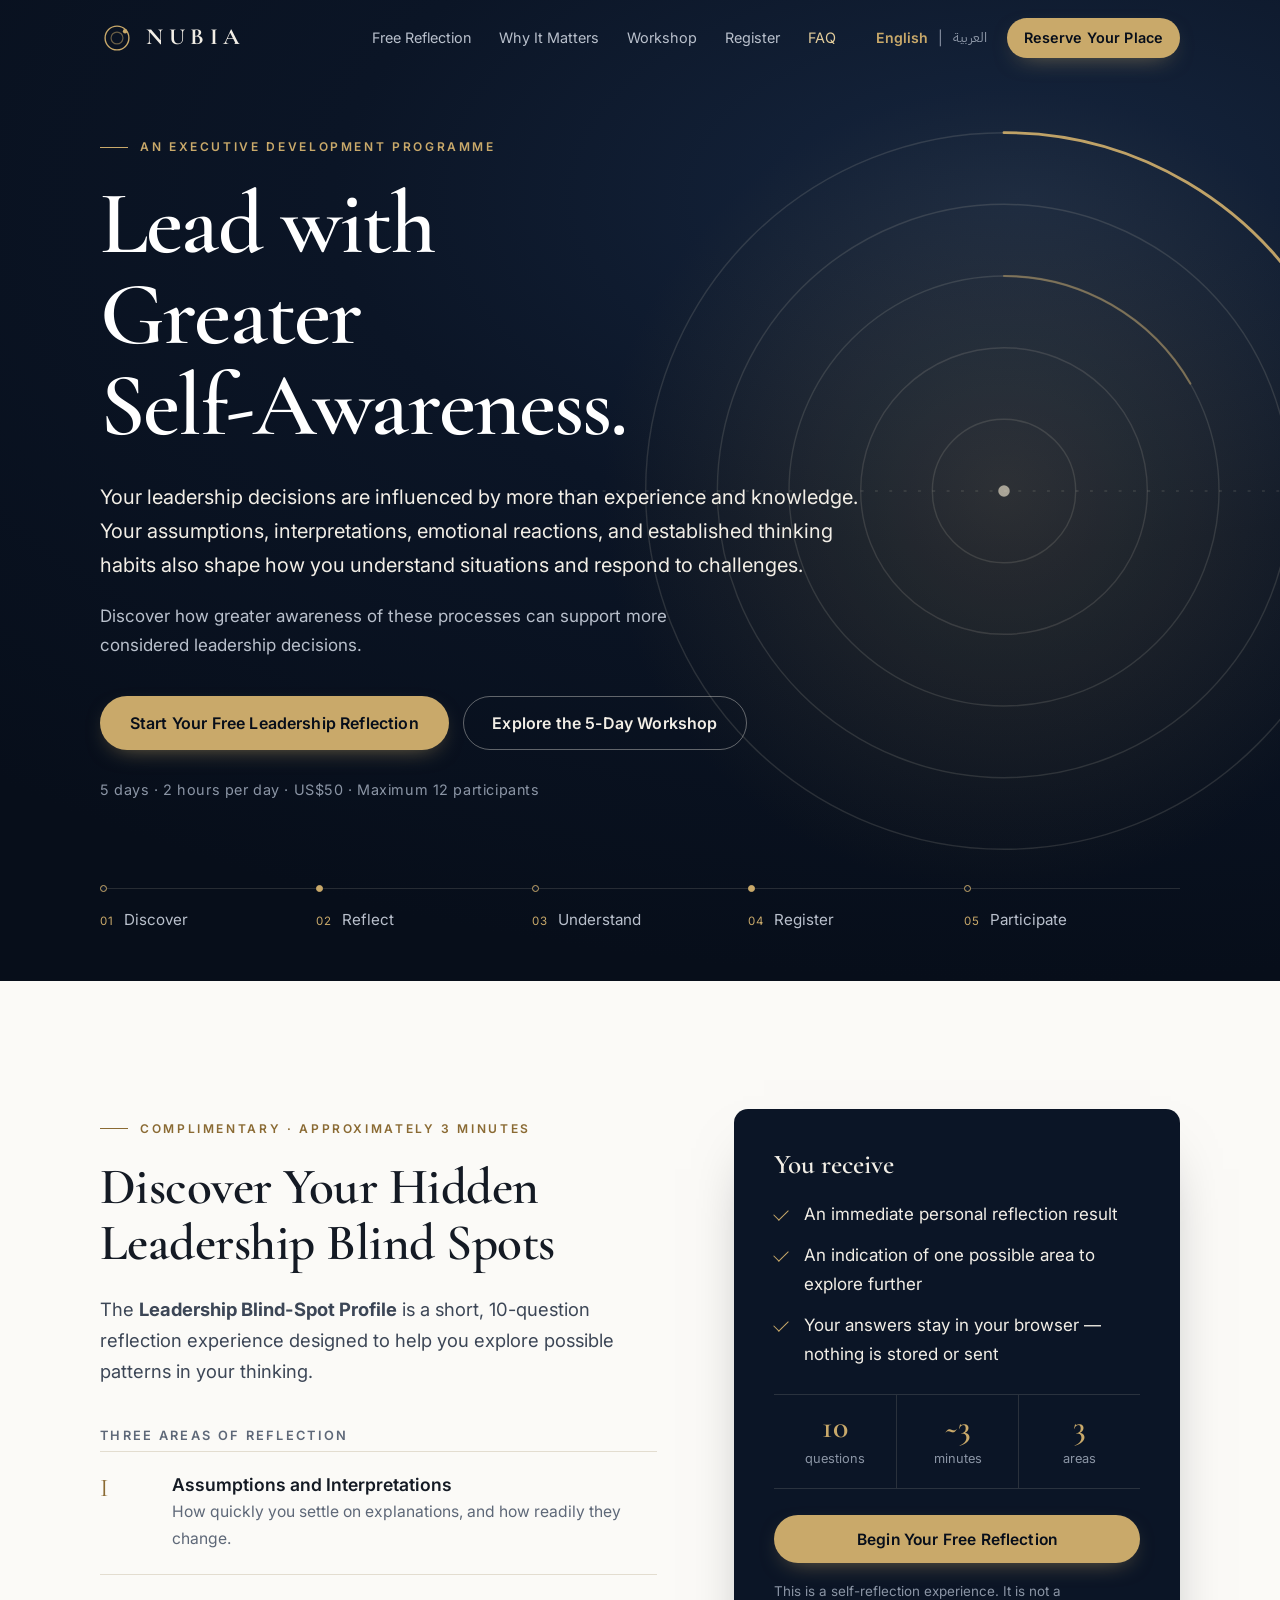
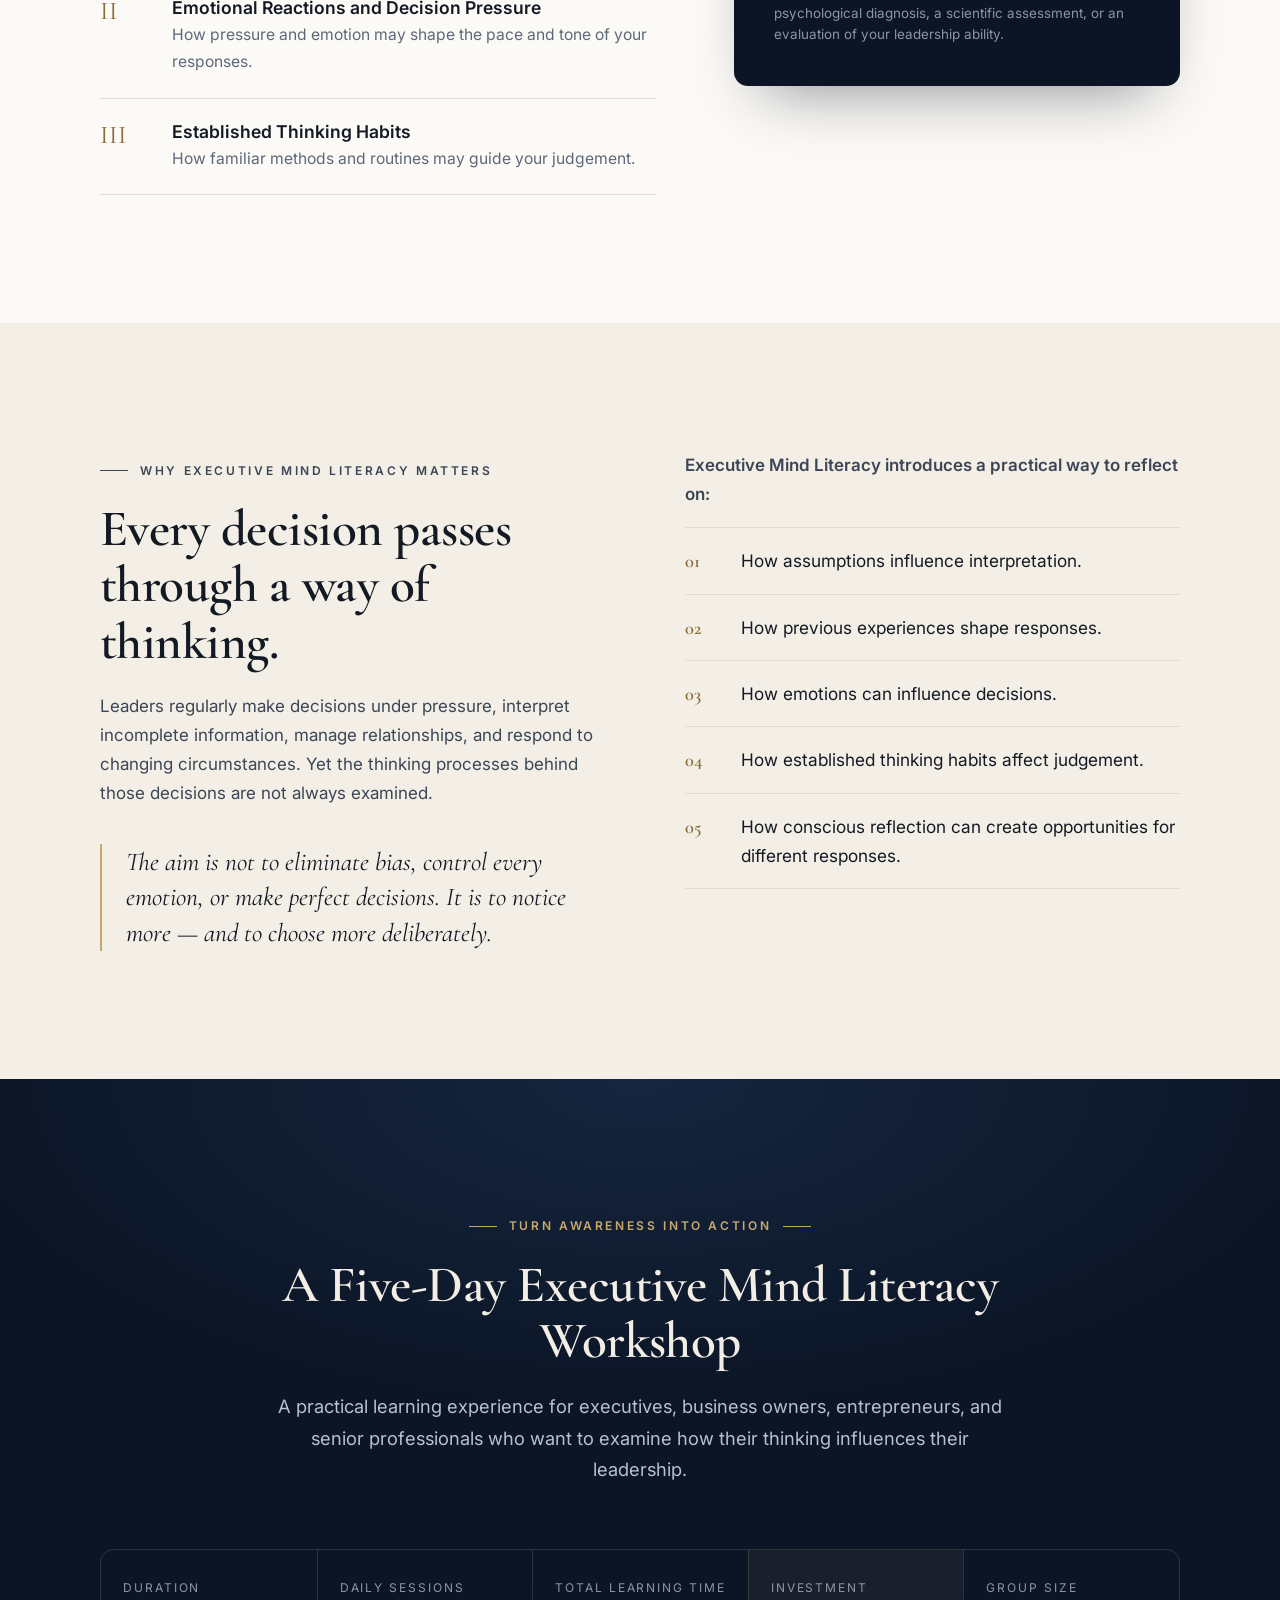
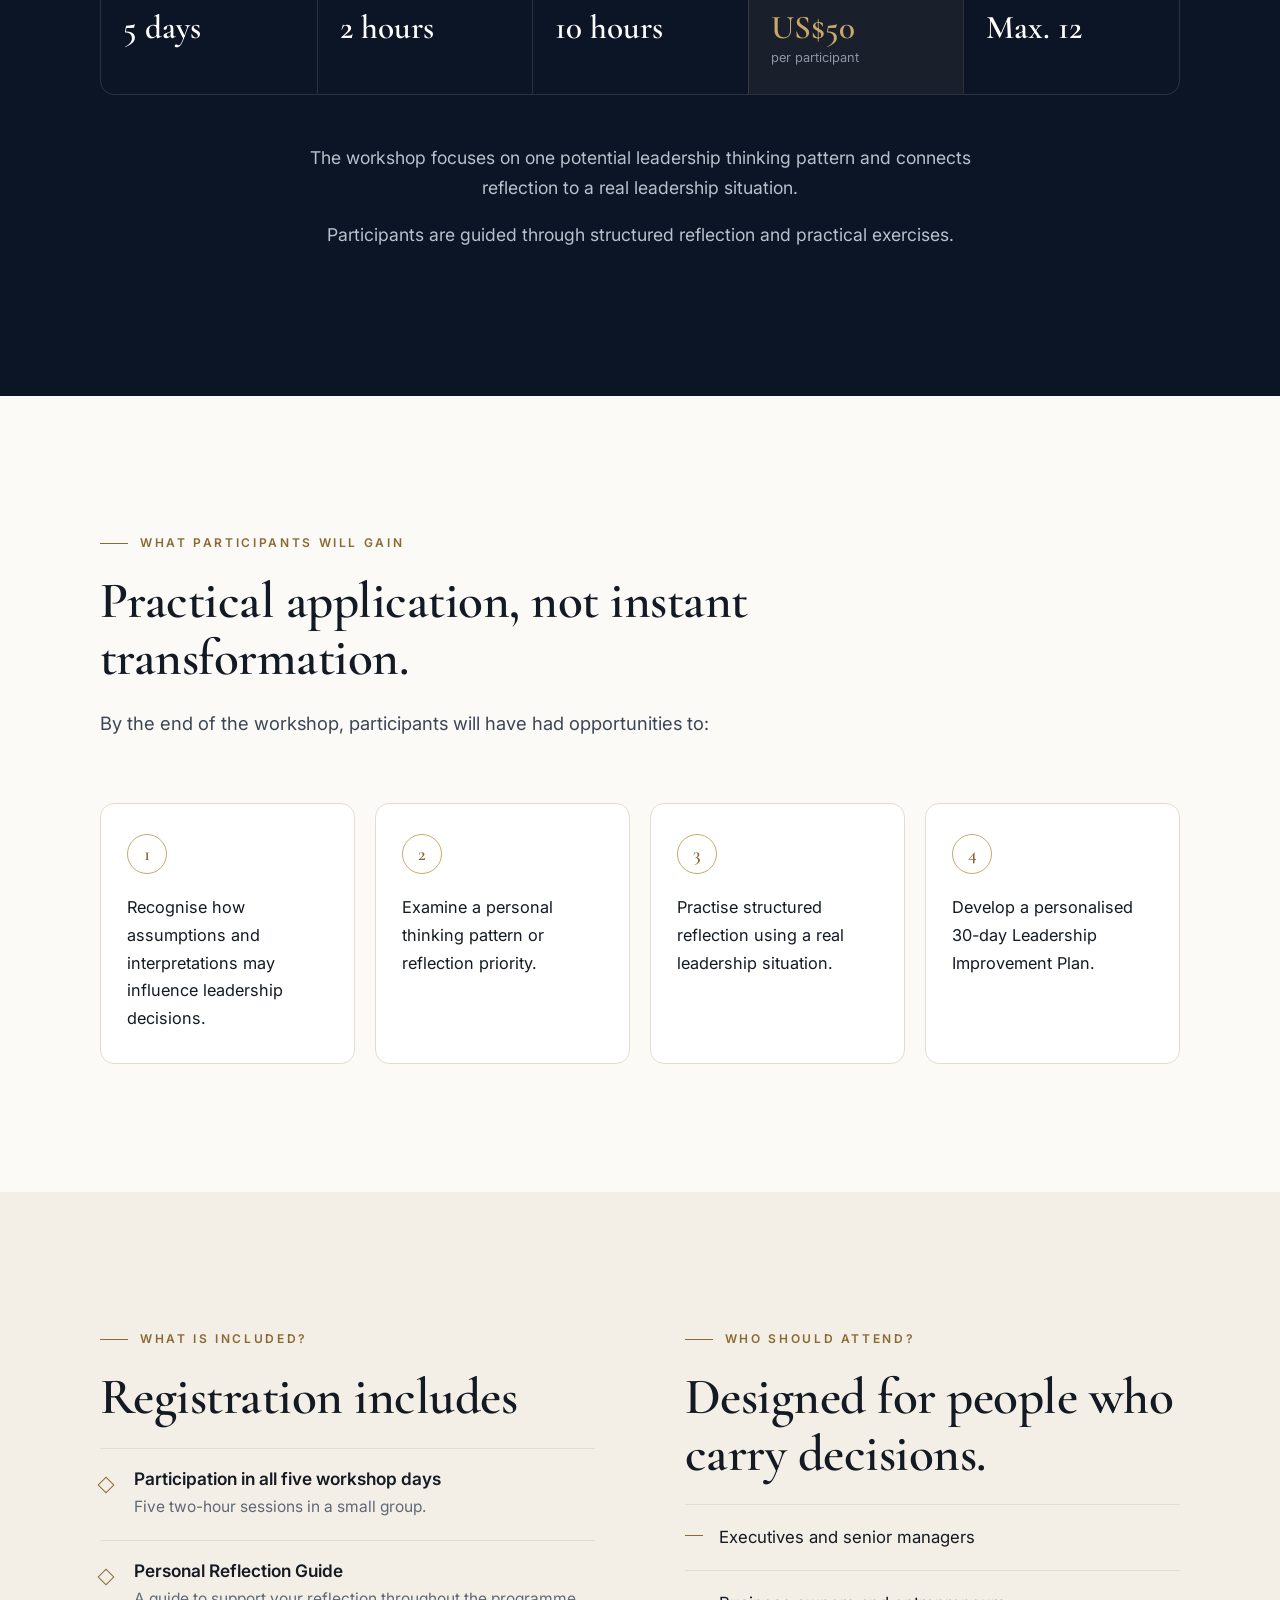
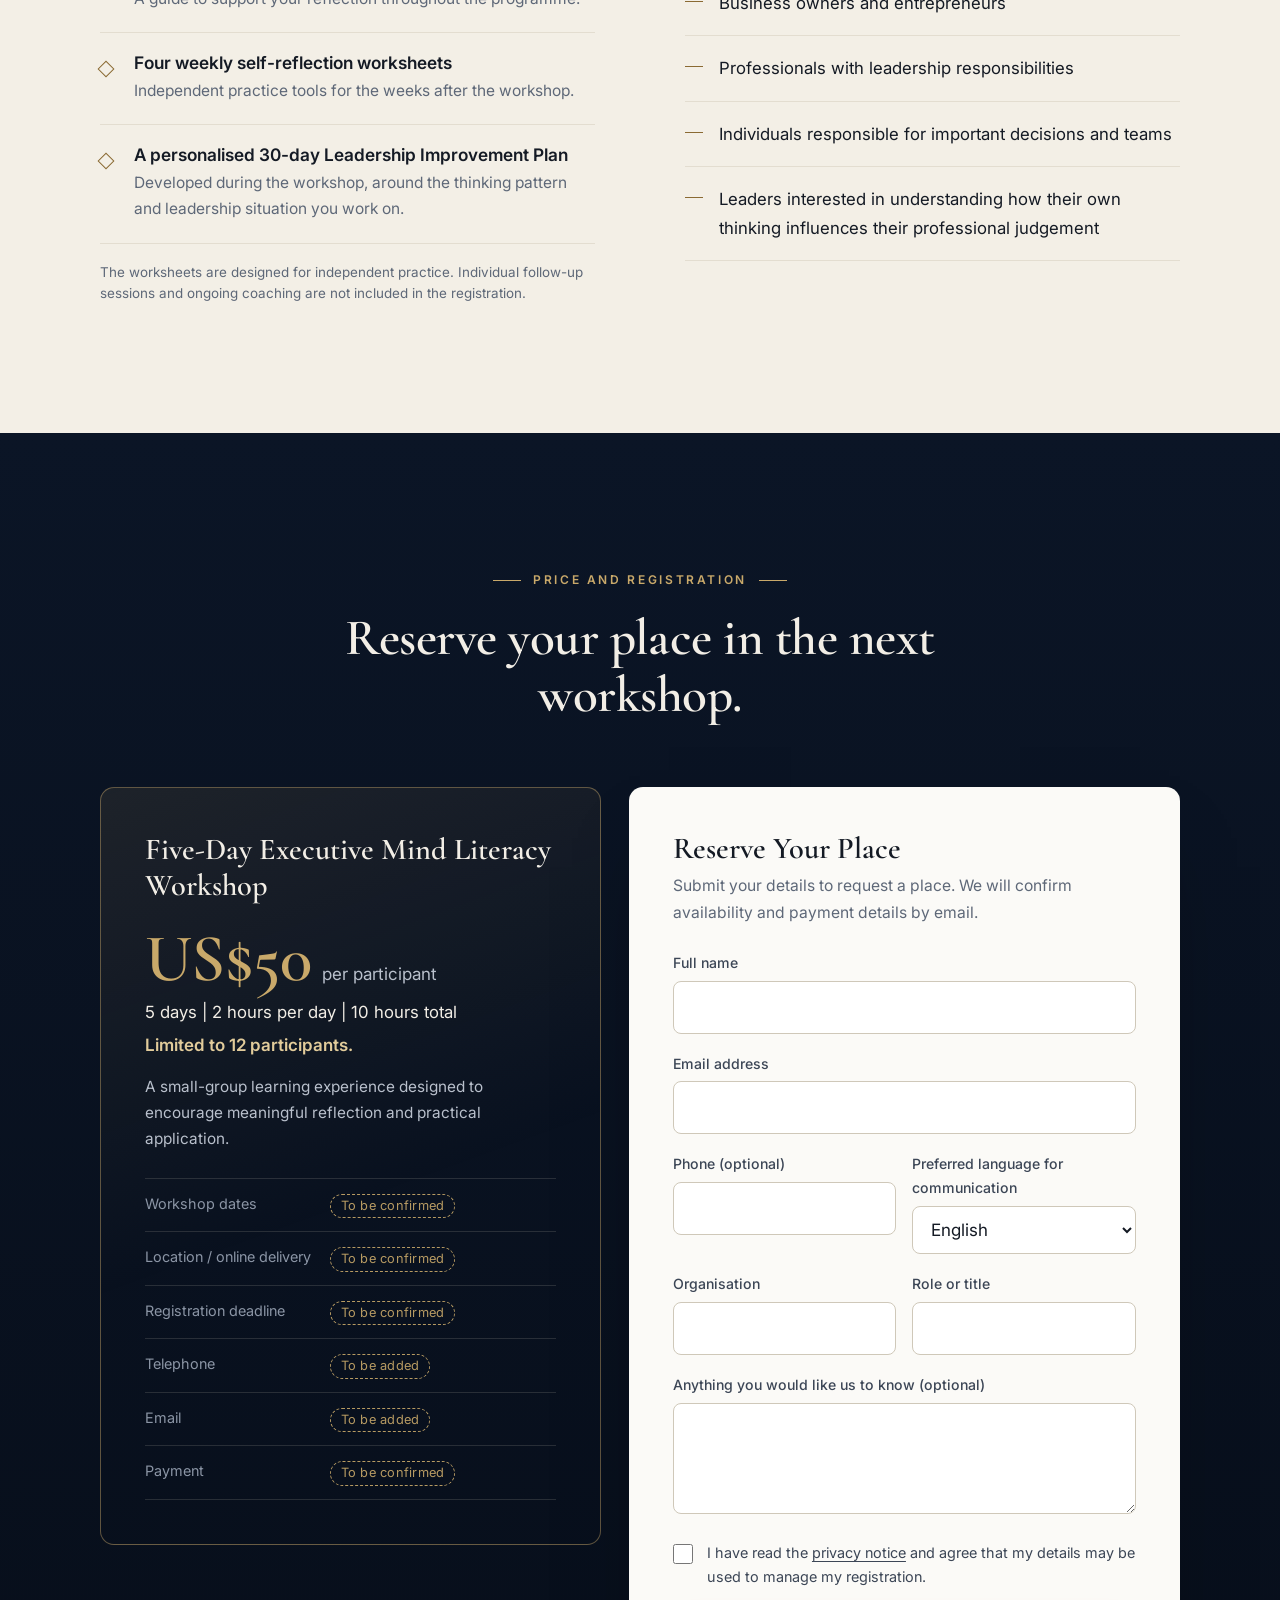
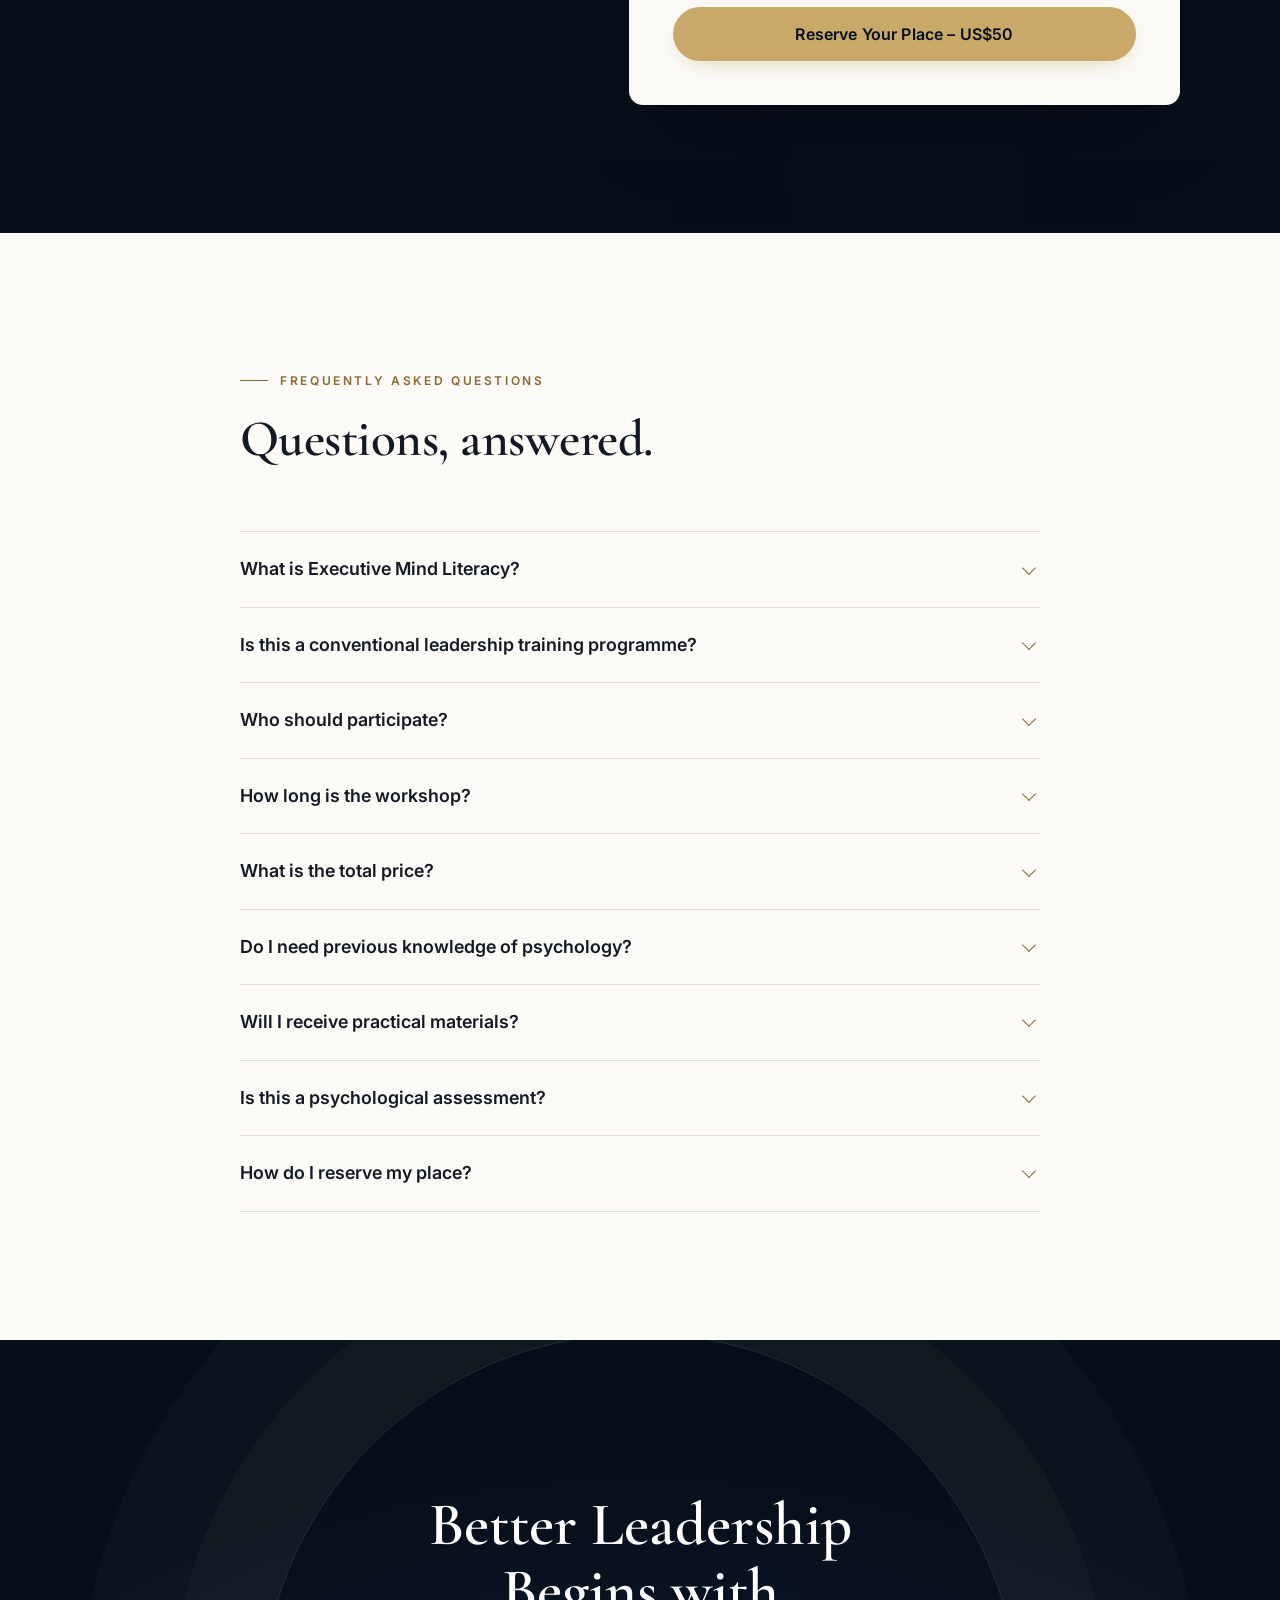
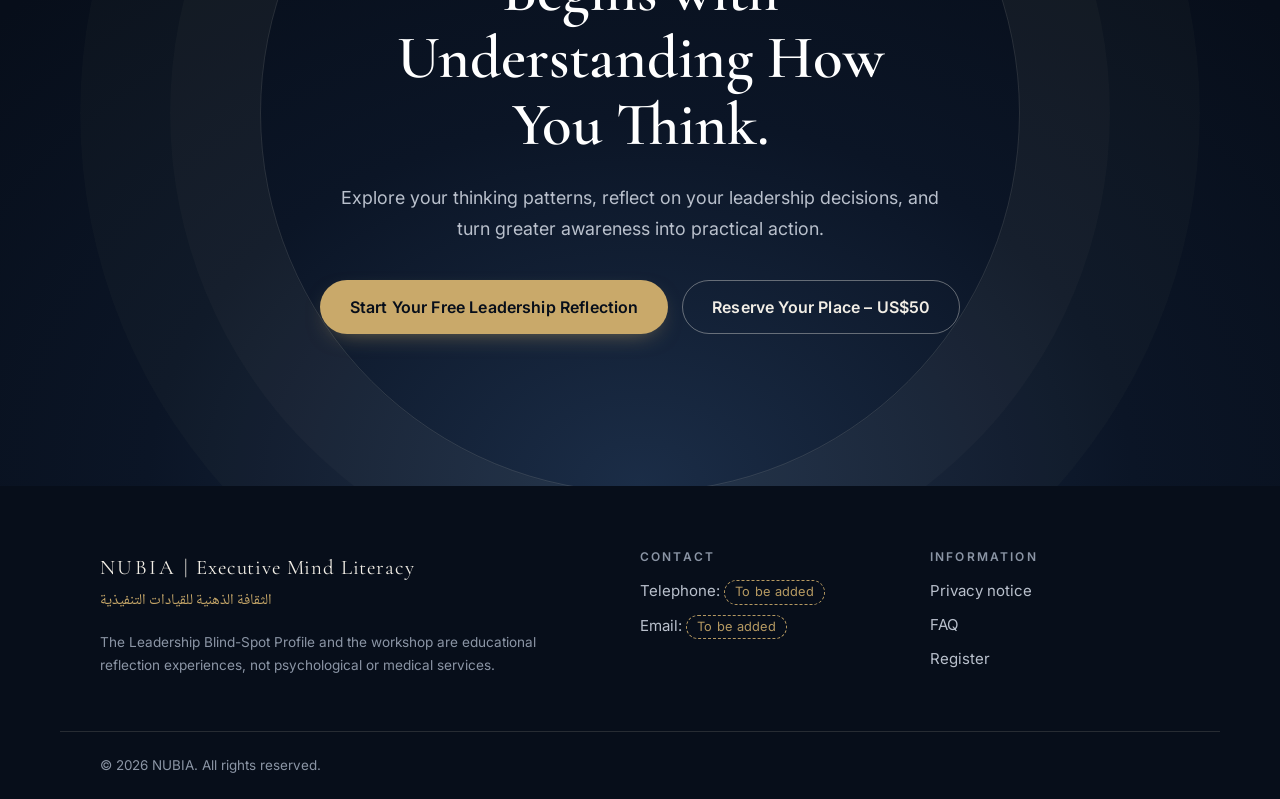
<file: nubia/index.html>
<!DOCTYPE html>
<html lang="en" dir="ltr">
<head>
  <meta charset="UTF-8">
  <meta name="viewport" content="width=device-width, initial-scale=1">
  <title>NUBIA | Executive Mind Literacy — Five-Day Executive Workshop</title>
  <meta name="description" content="Lead with greater self-awareness. A five-day Executive Mind Literacy workshop for executives, business owners and senior professionals, with a free 3-minute Leadership Blind-Spot Profile. US$50 per participant, maximum 12 participants.">
  <meta name="theme-color" content="#0B1526">
  <link rel="icon" href="assets/img/favicon.svg" type="image/svg+xml">
  <!-- Set the canonical / hreflang URLs once the final domain is known (see README). -->
  <link rel="alternate" hreflang="en" href="?lang=en">
  <link rel="alternate" hreflang="ar" href="?lang=ar">
  <link rel="alternate" hreflang="x-default" href="./">

  <meta property="og:type" content="website">
  <meta property="og:title" content="NUBIA | Executive Mind Literacy">
  <meta property="og:description" content="Lead with greater self-awareness. Turn awareness into action in a five-day executive workshop.">
  <meta property="og:locale" content="en_GB">
  <meta property="og:locale:alternate" content="ar_AR">
  <meta name="twitter:card" content="summary">

  <link rel="preconnect" href="https://fonts.googleapis.com">
  <link rel="preconnect" href="https://fonts.gstatic.com" crossorigin>
  <link rel="stylesheet" href="https://fonts.googleapis.com/css2?family=Cormorant+Garamond:wght@500;600;700&family=Inter:wght@400;500;600&family=IBM+Plex+Sans+Arabic:wght@400;500;600&family=Noto+Naskh+Arabic:wght@500;600;700&display=swap">
  <link rel="stylesheet" href="assets/css/styles.css">

  <script type="application/ld+json">
  {
    "@context": "https://schema.org",
    "@type": "Course",
    "name": "Executive Mind Literacy — Five-Day Workshop",
    "alternateName": "الثقافة الذهنية للقيادات التنفيذية",
    "description": "A practical five-day workshop (2 hours per day, 10 hours total) helping leaders examine how assumptions, interpretations, emotional responses and established thinking habits influence their leadership decisions.",
    "provider": { "@type": "Organization", "name": "NUBIA" },
    "inLanguage": ["en", "ar"],
    "timeRequired": "PT10H",
    "offers": { "@type": "Offer", "price": "50", "priceCurrency": "USD", "category": "Paid" }
  }
  </script>
</head>
<body>
  <a class="skip-link" href="#main" data-i18n="skip">Skip to main content</a>

  <!-- ============ HEADER ============ -->
  <header class="site-header" id="siteHeader">
    <div class="container header-inner">
      <a class="brand" href="#top" aria-label="NUBIA — Executive Mind Literacy">
        <svg class="brand-mark" viewBox="0 0 40 40" aria-hidden="true"><circle cx="20" cy="20" r="14" fill="none" stroke="currentColor" stroke-width="1.6"/><circle cx="20" cy="20" r="7" fill="none" stroke="currentColor" stroke-opacity=".5" stroke-width="1.4"/><circle cx="29.5" cy="12" r="2.6" fill="currentColor"/></svg>
        <span class="brand-text"><span class="brand-name">NUBIA</span><span class="brand-sep" aria-hidden="true">|</span><span class="brand-sub" data-i18n="brand.sub">Executive Mind Literacy</span></span>
      </a>

      <nav class="main-nav" id="mainNav" aria-label="Main">
        <ul>
          <li><a href="#reflection" data-i18n="nav.reflection">Free Reflection</a></li>
          <li><a href="#why" data-i18n="nav.why">Why It Matters</a></li>
          <li><a href="#workshop" data-i18n="nav.workshop">Workshop</a></li>
          <li><a href="#register" data-i18n="nav.register">Register</a></li>
          <li><a href="#faq" data-i18n="nav.faq">FAQ</a></li>
        </ul>
      </nav>

      <div class="header-actions">
        <div class="lang-switch" role="group" aria-label="Language / اللغة">
          <button type="button" data-lang="en" lang="en" aria-pressed="true">English</button>
          <span aria-hidden="true">|</span>
          <button type="button" data-lang="ar" lang="ar" aria-pressed="false">العربية</button>
        </div>
        <a class="btn btn-gold btn-sm header-cta" href="#register" data-i18n="nav.cta">Reserve Your Place</a>
        <button class="nav-toggle" id="navToggle" type="button" aria-expanded="false" aria-controls="mainNav" data-i18n-attr="aria-label:nav.menu" aria-label="Menu">
          <span></span><span></span><span></span>
        </button>
      </div>
    </div>
  </header>

  <main id="main">
    <!-- ============ 1. HERO ============ -->
    <section class="hero dark" id="top" aria-labelledby="heroTitle">
      <div class="hero-art" aria-hidden="true">
        <svg viewBox="0 0 600 600" preserveAspectRatio="xMidYMid slice">
          <defs>
            <radialGradient id="glow" cx="50%" cy="50%" r="50%">
              <stop offset="0" stop-color="#C9A96A" stop-opacity=".18"/>
              <stop offset="1" stop-color="#C9A96A" stop-opacity="0"/>
            </radialGradient>
          </defs>
          <circle cx="300" cy="300" r="290" fill="url(#glow)"/>
          <g fill="none" stroke="#E9DFC9" stroke-opacity=".14">
            <circle cx="300" cy="300" r="250"/>
            <circle cx="300" cy="300" r="200"/>
            <circle cx="300" cy="300" r="150"/>
            <circle cx="300" cy="300" r="100"/>
            <circle cx="300" cy="300" r="50"/>
            <line x1="0" y1="300" x2="600" y2="300" stroke-dasharray="2 8"/>
          </g>
          <path class="hero-arc" d="M300 50 A250 250 0 0 1 520 180" fill="none" stroke="#C9A96A" stroke-width="2" stroke-linecap="round"/>
          <path d="M300 150 A150 150 0 0 1 430 225" fill="none" stroke="#C9A96A" stroke-opacity=".5" stroke-width="1.5" stroke-linecap="round"/>
          <circle class="hero-dot" cx="520" cy="180" r="6" fill="#C9A96A"/>
          <circle cx="300" cy="300" r="4" fill="#E9DFC9" fill-opacity=".7"/>
        </svg>
      </div>
      <div class="container hero-inner">
        <p class="eyebrow reveal" data-i18n="hero.eyebrow">An executive development programme</p>
        <h1 id="heroTitle" class="hero-title reveal" data-i18n="hero.title">Lead with Greater <span class="nw">Self-Awareness.</span></h1>
        <p class="hero-lead reveal" data-i18n="hero.lead">Your leadership decisions are influenced by more than experience and knowledge. Your assumptions, interpretations, emotional reactions, and established thinking habits also shape how you understand situations and respond to challenges.</p>
        <p class="hero-sub reveal" data-i18n="hero.sub">Discover how greater awareness of these processes can support more considered leadership decisions.</p>
        <div class="btn-row reveal">
          <button type="button" class="btn btn-gold btn-lg" data-open-reflection data-i18n="hero.cta1">Start Your Free Leadership Reflection</button>
          <a class="btn btn-outline-light btn-lg" href="#workshop" data-i18n="hero.cta2">Explore the 5-Day Workshop</a>
        </div>
        <p class="hero-meta reveal" data-i18n="hero.meta">5 days · 2 hours per day · US$50 · Maximum 12 participants</p>
      </div>

      <div class="container">
        <ol class="journey reveal" data-i18n-attr="aria-label:journey.label" aria-label="Your path">
          <li><span class="journey-num">01</span><span data-i18n="journey.1">Discover</span></li>
          <li><span class="journey-num">02</span><span data-i18n="journey.2">Reflect</span></li>
          <li><span class="journey-num">03</span><span data-i18n="journey.3">Understand</span></li>
          <li><span class="journey-num">04</span><span data-i18n="journey.4">Register</span></li>
          <li><span class="journey-num">05</span><span data-i18n="journey.5">Participate</span></li>
        </ol>
      </div>
    </section>

    <!-- ============ 2. BLIND-SPOT PROFILE ============ -->
    <section class="section light" id="reflection" aria-labelledby="refTitle">
      <div class="container split">
        <div class="split-main">
          <p class="eyebrow eyebrow-dark reveal" data-i18n="ref.eyebrow">Complimentary · Approximately 3 minutes</p>
          <h2 id="refTitle" class="section-title reveal" data-i18n="ref.title">Discover Your Hidden Leadership Blind Spots</h2>
          <p class="section-lead reveal" data-i18n="ref.lead">The <strong>Leadership Blind-Spot Profile</strong> is a short, 10-question reflection experience designed to help you explore possible patterns in your thinking.</p>

          <h3 class="mini-title reveal" data-i18n="ref.areasTitle">Three areas of reflection</h3>
          <ol class="areas">
            <li class="area reveal">
              <span class="area-num">I</span>
              <div><h4 data-i18n="area.A">Assumptions and Interpretations</h4><p data-i18n="area.A.d">How quickly you settle on explanations, and how readily they change.</p></div>
            </li>
            <li class="area reveal">
              <span class="area-num">II</span>
              <div><h4 data-i18n="area.B">Emotional Reactions and Decision Pressure</h4><p data-i18n="area.B.d">How pressure and emotion may shape the pace and tone of your responses.</p></div>
            </li>
            <li class="area reveal">
              <span class="area-num">III</span>
              <div><h4 data-i18n="area.C">Established Thinking Habits</h4><p data-i18n="area.C.d">How familiar methods and routines may guide your judgement.</p></div>
            </li>
          </ol>
        </div>

        <aside class="card card-dark ref-card reveal" aria-labelledby="refCardTitle">
          <h3 id="refCardTitle" class="card-title" data-i18n="ref.receive">You receive</h3>
          <ul class="ticks">
            <li data-i18n="ref.r1">An immediate personal reflection result</li>
            <li data-i18n="ref.r2">An indication of one possible area to explore further</li>
            <li data-i18n="ref.r3">Your answers stay in your browser — nothing is stored or sent</li>
          </ul>
          <div class="ref-facts">
            <div><strong>10</strong><span data-i18n="ref.f1">questions</span></div>
            <div><strong>~3</strong><span data-i18n="ref.f2">minutes</span></div>
            <div><strong>3</strong><span data-i18n="ref.f3">areas</span></div>
          </div>
          <button type="button" class="btn btn-gold btn-block" data-open-reflection data-i18n="ref.cta">Begin Your Free Reflection</button>
          <p class="fineprint" data-i18n="ref.note">This is a self-reflection experience. It is not a psychological diagnosis, a scientific assessment, or an evaluation of your leadership ability.</p>
        </aside>
      </div>
    </section>

    <!-- ============ 3. WHY ============ -->
    <section class="section ivory" id="why" aria-labelledby="whyTitle">
      <div class="container narrow-split">
        <div>
          <p class="eyebrow eyebrow-dark reveal" data-i18n="why.eyebrow">Why Executive Mind Literacy Matters</p>
          <h2 id="whyTitle" class="section-title reveal" data-i18n="why.title">Every decision passes through a way of thinking.</h2>
          <p class="reveal" data-i18n="why.p1">Leaders regularly make decisions under pressure, interpret incomplete information, manage relationships, and respond to changing circumstances. Yet the thinking processes behind those decisions are not always examined.</p>
          <blockquote class="pull-quote reveal" data-i18n="why.quote">The aim is not to eliminate bias, control every emotion, or make perfect decisions. It is to notice more — and to choose more deliberately.</blockquote>
        </div>
        <div>
          <p class="list-intro reveal" data-i18n="why.p2">Executive Mind Literacy introduces a practical way to reflect on:</p>
          <ol class="numbered">
            <li class="reveal" data-i18n="why.l1">How assumptions influence interpretation.</li>
            <li class="reveal" data-i18n="why.l2">How previous experiences shape responses.</li>
            <li class="reveal" data-i18n="why.l3">How emotions can influence decisions.</li>
            <li class="reveal" data-i18n="why.l4">How established thinking habits affect judgement.</li>
            <li class="reveal" data-i18n="why.l5">How conscious reflection can create opportunities for different responses.</li>
          </ol>
        </div>
      </div>
    </section>

    <!-- ============ 4. WORKSHOP ============ -->
    <section class="section dark" id="workshop" aria-labelledby="wsTitle">
      <div class="container">
        <div class="section-head center">
          <p class="eyebrow reveal" data-i18n="ws.eyebrow">Turn Awareness Into Action</p>
          <h2 id="wsTitle" class="section-title reveal" data-i18n="ws.title">A Five-Day Executive Mind Literacy Workshop</h2>
          <p class="section-lead reveal" data-i18n="ws.lead">A practical learning experience for executives, business owners, entrepreneurs, and senior professionals who want to examine how their thinking influences their leadership.</p>
        </div>

        <dl class="stats reveal">
          <div class="stat"><dt data-i18n="ws.s1.l">Duration</dt><dd data-i18n="ws.s1.v">5 days</dd></div>
          <div class="stat"><dt data-i18n="ws.s2.l">Daily sessions</dt><dd data-i18n="ws.s2.v">2 hours</dd></div>
          <div class="stat"><dt data-i18n="ws.s3.l">Total learning time</dt><dd data-i18n="ws.s3.v">10 hours</dd></div>
          <div class="stat stat-gold"><dt data-i18n="ws.s4.l">Investment</dt><dd><span data-i18n="price">US$50</span><small data-i18n="ws.s4.u">per participant</small></dd></div>
          <div class="stat"><dt data-i18n="ws.s5.l">Group size</dt><dd data-i18n="ws.s5.v">Max. 12</dd></div>
        </dl>

        <div class="ws-body">
          <p class="reveal" data-i18n="ws.p1">The workshop focuses on one potential leadership thinking pattern and connects reflection to a real leadership situation.</p>
          <p class="reveal" data-i18n="ws.p2">Participants are guided through structured reflection and practical exercises.</p>
        </div>
      </div>
    </section>

    <!-- ============ 5. GAINS ============ -->
    <section class="section light" id="gains" aria-labelledby="gainsTitle">
      <div class="container">
        <div class="section-head">
          <p class="eyebrow eyebrow-dark reveal" data-i18n="g.eyebrow">What Participants Will Gain</p>
          <h2 id="gainsTitle" class="section-title reveal" data-i18n="g.title">Practical application, not instant transformation.</h2>
          <p class="section-lead reveal" data-i18n="g.lead">By the end of the workshop, participants will have had opportunities to:</p>
        </div>
        <ol class="gains">
          <li class="gain reveal"><span class="gain-num">1</span><p data-i18n="g.1">Recognise how assumptions and interpretations may influence leadership decisions.</p></li>
          <li class="gain reveal"><span class="gain-num">2</span><p data-i18n="g.2">Examine a personal thinking pattern or reflection priority.</p></li>
          <li class="gain reveal"><span class="gain-num">3</span><p data-i18n="g.3">Practise structured reflection using a real leadership situation.</p></li>
          <li class="gain reveal"><span class="gain-num">4</span><p data-i18n="g.4">Develop a personalised 30-day Leadership Improvement Plan.</p></li>
        </ol>
      </div>
    </section>

    <!-- ============ 6 + 7. INCLUDED / AUDIENCE ============ -->
    <section class="section ivory" id="included" aria-labelledby="incTitle">
      <div class="container two-col">
        <div>
          <p class="eyebrow eyebrow-dark reveal" data-i18n="inc.eyebrow">What Is Included?</p>
          <h2 id="incTitle" class="section-title reveal" data-i18n="inc.title">Registration includes</h2>
          <ul class="included">
            <li class="reveal"><h3 data-i18n="inc.1">Participation in all five workshop days</h3><p data-i18n="inc.1d">Five two-hour sessions in a small group.</p></li>
            <li class="reveal"><h3 data-i18n="inc.2">Personal Reflection Guide</h3><p data-i18n="inc.2d">A guide to support your reflection throughout the programme.</p></li>
            <li class="reveal"><h3 data-i18n="inc.3">Four weekly self-reflection worksheets</h3><p data-i18n="inc.3d">Independent practice tools for the weeks after the workshop.</p></li>
            <li class="reveal"><h3 data-i18n="inc.4">A personalised 30-day Leadership Improvement Plan</h3><p data-i18n="inc.4d">Developed during the workshop, around the thinking pattern and leadership situation you work on.</p></li>
          </ul>
          <p class="fineprint fineprint-dark reveal" data-i18n="inc.note">The worksheets are designed for independent practice. Individual follow-up sessions and ongoing coaching are not included in the registration.</p>
        </div>

        <div id="audience" aria-labelledby="audTitle">
          <p class="eyebrow eyebrow-dark reveal" data-i18n="aud.eyebrow">Who Should Attend?</p>
          <h2 id="audTitle" class="section-title reveal" data-i18n="aud.title">Designed for people who carry decisions.</h2>
          <ul class="audience">
            <li class="reveal" data-i18n="aud.1">Executives and senior managers</li>
            <li class="reveal" data-i18n="aud.2">Business owners and entrepreneurs</li>
            <li class="reveal" data-i18n="aud.3">Professionals with leadership responsibilities</li>
            <li class="reveal" data-i18n="aud.4">Individuals responsible for important decisions and teams</li>
            <li class="reveal" data-i18n="aud.5">Leaders interested in understanding how their own thinking influences their professional judgement</li>
          </ul>
        </div>
      </div>
    </section>

    <!-- ============ 8. PRICE & REGISTRATION ============ -->
    <section class="section dark" id="register" aria-labelledby="regTitle">
      <div class="container">
        <div class="section-head center">
          <p class="eyebrow reveal" data-i18n="reg.eyebrow">Price and Registration</p>
          <h2 id="regTitle" class="section-title reveal" data-i18n="reg.title">Reserve your place in the next workshop.</h2>
        </div>

        <div class="register-grid">
          <!-- Offer card -->
          <div class="offer reveal">
            <h3 class="offer-title" data-i18n="reg.cardTitle">Five-Day Executive Mind Literacy Workshop</h3>
            <p class="offer-price"><span class="price" data-i18n="price">US$50</span> <span class="per" data-i18n="reg.per">per participant</span></p>
            <p class="offer-format" data-i18n="reg.format">5 days | 2 hours per day | 10 hours total</p>
            <p class="offer-limit" data-i18n="reg.limit">Limited to 12 participants.</p>
            <p class="offer-seats" id="seatsLine" hidden></p>
            <p class="offer-small" data-i18n="reg.small">A small-group learning experience designed to encourage meaningful reflection and practical application.</p>

            <dl class="details">
              <div><dt data-i18n="d.dates">Workshop dates</dt><dd data-cfg="dates"></dd></div>
              <div><dt data-i18n="d.delivery">Location / online delivery</dt><dd data-cfg="delivery"></dd></div>
              <div><dt data-i18n="d.deadline">Registration deadline</dt><dd data-cfg="deadline"></dd></div>
              <div><dt data-i18n="d.phone">Telephone</dt><dd data-cfg="phone"></dd></div>
              <div><dt data-i18n="d.email">Email</dt><dd data-cfg="email"></dd></div>
              <div><dt data-i18n="d.payment">Payment</dt><dd data-cfg="payment"></dd></div>
            </dl>
            <p class="offer-rule" id="regRule" hidden data-i18n="reg.rule">Registration closes 48 hours before the workshop begins, or when all 12 places are filled — whichever occurs first.</p>
          </div>

          <!-- Registration form -->
          <div class="form-card reveal">
            <h3 class="form-title" data-i18n="form.title">Reserve Your Place</h3>
            <p class="form-intro" data-i18n="form.intro">Submit your details to request a place. We will confirm availability and payment details by email.</p>

            <div class="setup-note" id="formSetupNote" hidden>
              <strong>Setup required (visible only in preview):</strong> online registration is not connected. Add a form endpoint in <code>assets/js/config.js</code> → <code>registration.formEndpoint</code>. Until then visitors are asked to contact you directly and no data is collected.
            </div>

            <div class="form-closed" id="formClosed" hidden role="status" data-i18n="form.closed">Registration for this workshop is now closed.</div>

            <form id="regForm" novalidate>
              <div class="field">
                <label for="f-name" data-i18n="form.name">Full name</label>
                <input id="f-name" name="name" type="text" autocomplete="name" required maxlength="120">
                <p class="field-error" id="e-name" aria-live="polite"></p>
              </div>
              <div class="field">
                <label for="f-email" data-i18n="form.email">Email address</label>
                <input id="f-email" name="email" type="email" autocomplete="email" required maxlength="160" dir="ltr">
                <p class="field-error" id="e-email" aria-live="polite"></p>
              </div>
              <div class="field-row">
                <div class="field">
                  <label for="f-phone" data-i18n="form.phone">Phone (optional)</label>
                  <input id="f-phone" name="phone" type="tel" autocomplete="tel" maxlength="40" dir="ltr">
                </div>
                <div class="field">
                  <label for="f-lang" data-i18n="form.lang">Preferred language for communication</label>
                  <select id="f-lang" name="preferred_language">
                    <option value="English">English</option>
                    <option value="Arabic" lang="ar">العربية</option>
                  </select>
                </div>
              </div>
              <div class="field-row">
                <div class="field">
                  <label for="f-org" data-i18n="form.org">Organisation</label>
                  <input id="f-org" name="organisation" type="text" autocomplete="organization" required maxlength="160">
                  <p class="field-error" id="e-org" aria-live="polite"></p>
                </div>
                <div class="field">
                  <label for="f-role" data-i18n="form.role">Role or title</label>
                  <input id="f-role" name="role" type="text" autocomplete="organization-title" required maxlength="120">
                  <p class="field-error" id="e-role" aria-live="polite"></p>
                </div>
              </div>
              <div class="field">
                <label for="f-msg" data-i18n="form.msg">Anything you would like us to know (optional)</label>
                <textarea id="f-msg" name="message" rows="3" maxlength="1000"></textarea>
              </div>
              <!-- Honeypot: hidden from people, catches simple bots -->
              <div class="hp" aria-hidden="true">
                <label for="f-website">Website</label>
                <input id="f-website" name="website" type="text" tabindex="-1" autocomplete="off">
              </div>
              <div class="field check">
                <input id="f-consent" name="consent" type="checkbox" required>
                <label for="f-consent"><span data-i18n="form.consent1">I have read the</span> <button type="button" class="link-btn" data-open-privacy data-i18n="form.consentLink">privacy notice</button> <span data-i18n="form.consent2">and agree that my details may be used to manage my registration.</span></label>
                <p class="field-error" id="e-consent" aria-live="polite"></p>
              </div>

              <button type="submit" class="btn btn-gold btn-block btn-lg" id="regSubmit" data-i18n="form.submit">Reserve Your Place – US$50</button>
              <div class="form-status" id="formStatus" role="status" aria-live="polite"></div>
            </form>

            <div class="form-success" id="formSuccess" hidden tabindex="-1">
              <h4 data-i18n="form.successTitle">Thank you — your request has been received.</h4>
              <p data-i18n="form.successBody">We will contact you by email to confirm your place.</p>
              <div id="paymentBlock"></div>
            </div>
          </div>
        </div>
      </div>
    </section>

    <!-- ============ 9. FAQ ============ -->
    <section class="section light" id="faq" aria-labelledby="faqTitle">
      <div class="container faq-wrap">
        <div class="section-head">
          <p class="eyebrow eyebrow-dark reveal" data-i18n="faq.eyebrow">Frequently Asked Questions</p>
          <h2 id="faqTitle" class="section-title reveal" data-i18n="faq.title">Questions, answered.</h2>
        </div>
        <div class="faq">
          <details class="reveal"><summary data-i18n="faq.q1">What is Executive Mind Literacy?</summary><p data-i18n="faq.a1">A practical approach to understanding how assumptions, interpretations, emotional responses, and established thinking habits influence the way leaders interpret situations and make decisions.</p></details>
          <details class="reveal"><summary data-i18n="faq.q2">Is this a conventional leadership training programme?</summary><p data-i18n="faq.a2">No. Rather than teaching leadership models or techniques, it focuses on the thinking behind your decisions, using structured reflection and practical exercises connected to a real leadership situation.</p></details>
          <details class="reveal"><summary data-i18n="faq.q3">Who should participate?</summary><p data-i18n="faq.a3">Executives, senior managers, business owners, entrepreneurs, and professionals with leadership responsibilities who want to understand how their own thinking influences their judgement.</p></details>
          <details class="reveal"><summary data-i18n="faq.q4">How long is the workshop?</summary><p data-i18n="faq.a4">Five days, with one two-hour session each day — ten hours of learning in total.</p></details>
          <details class="reveal"><summary data-i18n="faq.q5">What is the total price?</summary><p data-i18n="faq.a5">US$50 per participant for the full five-day workshop, including the materials listed above.</p></details>
          <details class="reveal"><summary data-i18n="faq.q6">Do I need previous knowledge of psychology?</summary><p data-i18n="faq.a6">No. The workshop is designed for business leaders and uses plain, practical language. No background in psychology is required.</p></details>
          <details class="reveal"><summary data-i18n="faq.q7">Will I receive practical materials?</summary><p data-i18n="faq.a7">Yes. You receive a Personal Reflection Guide, four weekly self-reflection worksheets for independent practice, and the personalised 30-day Leadership Improvement Plan you develop during the workshop.</p></details>
          <details class="reveal"><summary data-i18n="faq.q8">Is this a psychological assessment?</summary><p data-i18n="faq.a8">No. Neither the free Leadership Blind-Spot Profile nor the workshop is a psychological assessment, diagnosis, or therapy. Both are reflection tools intended to support self-awareness.</p></details>
          <details class="reveal"><summary data-i18n="faq.q9">How do I reserve my place?</summary><p data-i18n="faq.a9">Complete the registration form on this page. Each workshop is limited to 12 participants.</p></details>
        </div>
      </div>
    </section>

    <!-- ============ 10. FINAL CTA ============ -->
    <section class="final dark" aria-labelledby="finalTitle">
      <div class="container center">
        <h2 id="finalTitle" class="final-title reveal" data-i18n="final.title">Better Leadership Begins with Understanding How You Think.</h2>
        <p class="final-text reveal" data-i18n="final.text">Explore your thinking patterns, reflect on your leadership decisions, and turn greater awareness into practical action.</p>
        <div class="btn-row center reveal">
          <button type="button" class="btn btn-gold btn-lg" data-open-reflection data-i18n="hero.cta1">Start Your Free Leadership Reflection</button>
          <a class="btn btn-outline-light btn-lg" href="#register" data-i18n="form.submit">Reserve Your Place – US$50</a>
        </div>
      </div>
    </section>
  </main>

  <!-- ============ FOOTER ============ -->
  <footer class="site-footer">
    <div class="container footer-grid">
      <div>
        <p class="footer-brand">NUBIA <span aria-hidden="true">|</span> <span data-i18n="brand.sub">Executive Mind Literacy</span></p>
        <p class="footer-ar" lang="ar" dir="rtl">الثقافة الذهنية للقيادات التنفيذية</p>
        <p class="footer-disc" data-i18n="footer.disc">The Leadership Blind-Spot Profile and the workshop are educational reflection experiences, not psychological or medical services.</p>
      </div>
      <div>
        <h2 class="footer-h" data-i18n="footer.contact">Contact</h2>
        <ul class="footer-list">
          <li><span data-i18n="d.phone">Telephone</span>: <span data-cfg="phone"></span></li>
          <li><span data-i18n="d.email">Email</span>: <span data-cfg="email"></span></li>
        </ul>
      </div>
      <div>
        <h2 class="footer-h" data-i18n="footer.links">Information</h2>
        <ul class="footer-list">
          <li><button type="button" class="link-btn" data-open-privacy data-i18n="footer.privacy">Privacy notice</button></li>
          <li><a href="#faq" data-i18n="nav.faq">FAQ</a></li>
          <li><a href="#register" data-i18n="nav.register">Register</a></li>
        </ul>
      </div>
    </div>
    <div class="container footer-bottom">
      <p>© <span id="year"></span> NUBIA. <span data-i18n="footer.rights">All rights reserved.</span></p>
    </div>
  </footer>

  <!-- ============ REFLECTION DIALOG ============ -->
  <dialog class="modal" id="reflectionDialog" aria-labelledby="qTitle">
    <div class="modal-inner">
      <header class="modal-head">
        <h2 id="qTitle" data-i18n="q.title">Leadership Blind-Spot Profile</h2>
        <button type="button" class="modal-close" data-close-dialog data-i18n-attr="aria-label:q.close" aria-label="Close">×</button>
      </header>
      <div class="modal-body" id="quizRoot" aria-live="polite"></div>
    </div>
  </dialog>

  <!-- ============ PRIVACY DIALOG ============ -->
  <dialog class="modal modal-text" id="privacyDialog" aria-labelledby="pTitle">
    <div class="modal-inner">
      <header class="modal-head">
        <h2 id="pTitle" data-i18n="p.title">Privacy Notice</h2>
        <button type="button" class="modal-close" data-close-dialog data-i18n-attr="aria-label:q.close" aria-label="Close">×</button>
      </header>
      <div class="modal-body prose">
        <div class="setup-note" id="privacySetupNote" hidden><strong>Setup note (visible only in preview):</strong> this notice is a starting template. Review it against the data-protection laws that apply to you, and fill in the provider and retention period in <code>assets/js/config.js</code>, before publishing.</div>
        <h3 data-i18n="p.h1">Leadership Blind-Spot Profile</h3>
        <p data-i18n="p.t1">Your answers are processed entirely within your browser. They are not stored, sent to us, or shared with anyone, and they are cleared when you close or reload the page.</p>
        <h3 data-i18n="p.h2">Workshop registration</h3>
        <p data-i18n="p.t2">The details you submit (name, email, telephone, organisation, role, preferred language, and any message) are used only to manage your registration, communicate with you about the workshop, and arrange payment. They are not sold and are not used for unrelated marketing.</p>
        <p><span data-i18n="p.provider">Submissions are delivered through:</span> <span data-cfg="provider"></span></p>
        <p><span data-i18n="p.retention">Retention period:</span> <span data-cfg="retention"></span></p>
        <h3 data-i18n="p.h3">Your choices</h3>
        <p><span data-i18n="p.t3">You may ask us to access, correct, or delete your details at any time by contacting:</span> <span data-cfg="email"></span></p>
        <h3 data-i18n="p.h4">This website</h3>
        <p data-i18n="p.t4">This site remembers your chosen language in your browser’s local storage. It uses no advertising or tracking cookies. Fonts are loaded from Google Fonts, which receives your IP address as part of a standard web request.</p>
      </div>
    </div>
  </dialog>

  <noscript><div class="noscript" lang="en">JavaScript is required for the language switch, the free reflection and the registration form. / يتطلب تبديل اللغة والتأمل المجاني ونموذج التسجيل تفعيل JavaScript.</div></noscript>

  <script src="assets/js/config.js"></script>
  <script src="assets/js/i18n-ar.js"></script>
  <script src="assets/js/main.js"></script>
</body>
</html>
</file>
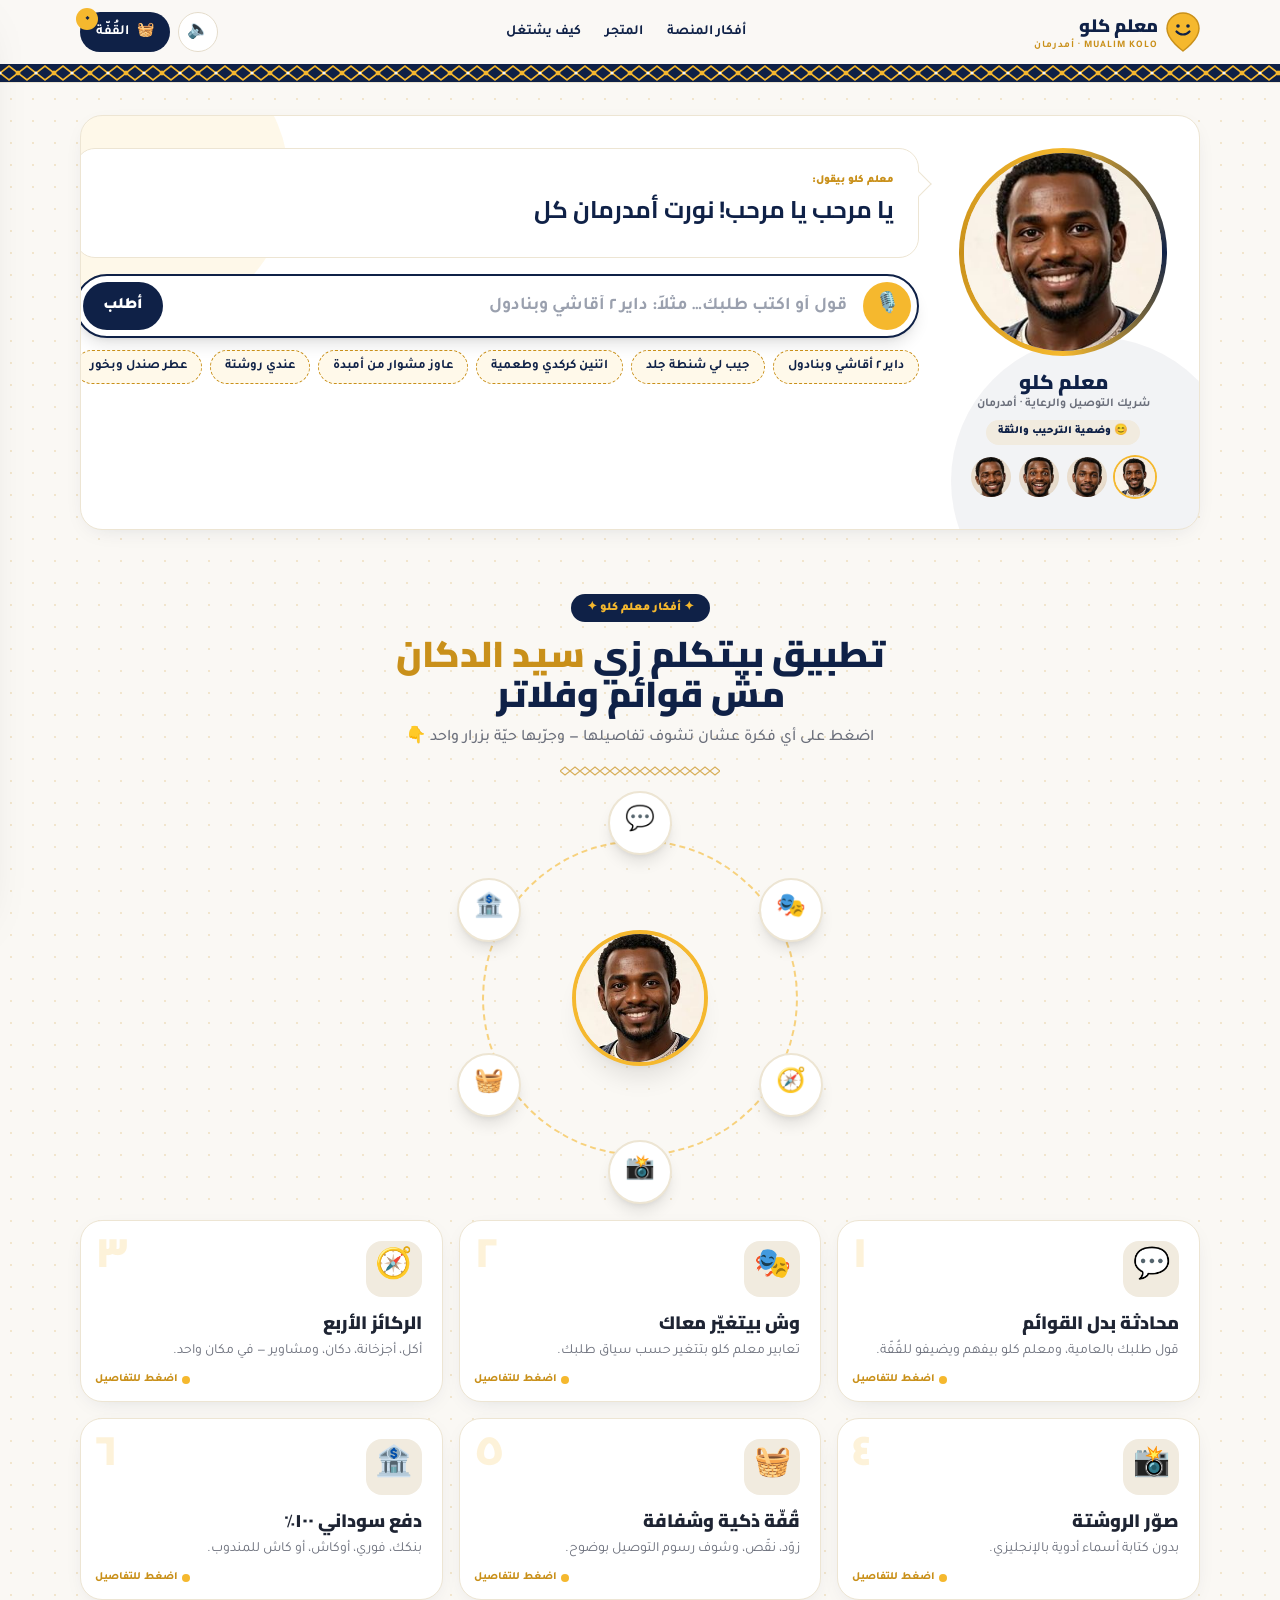
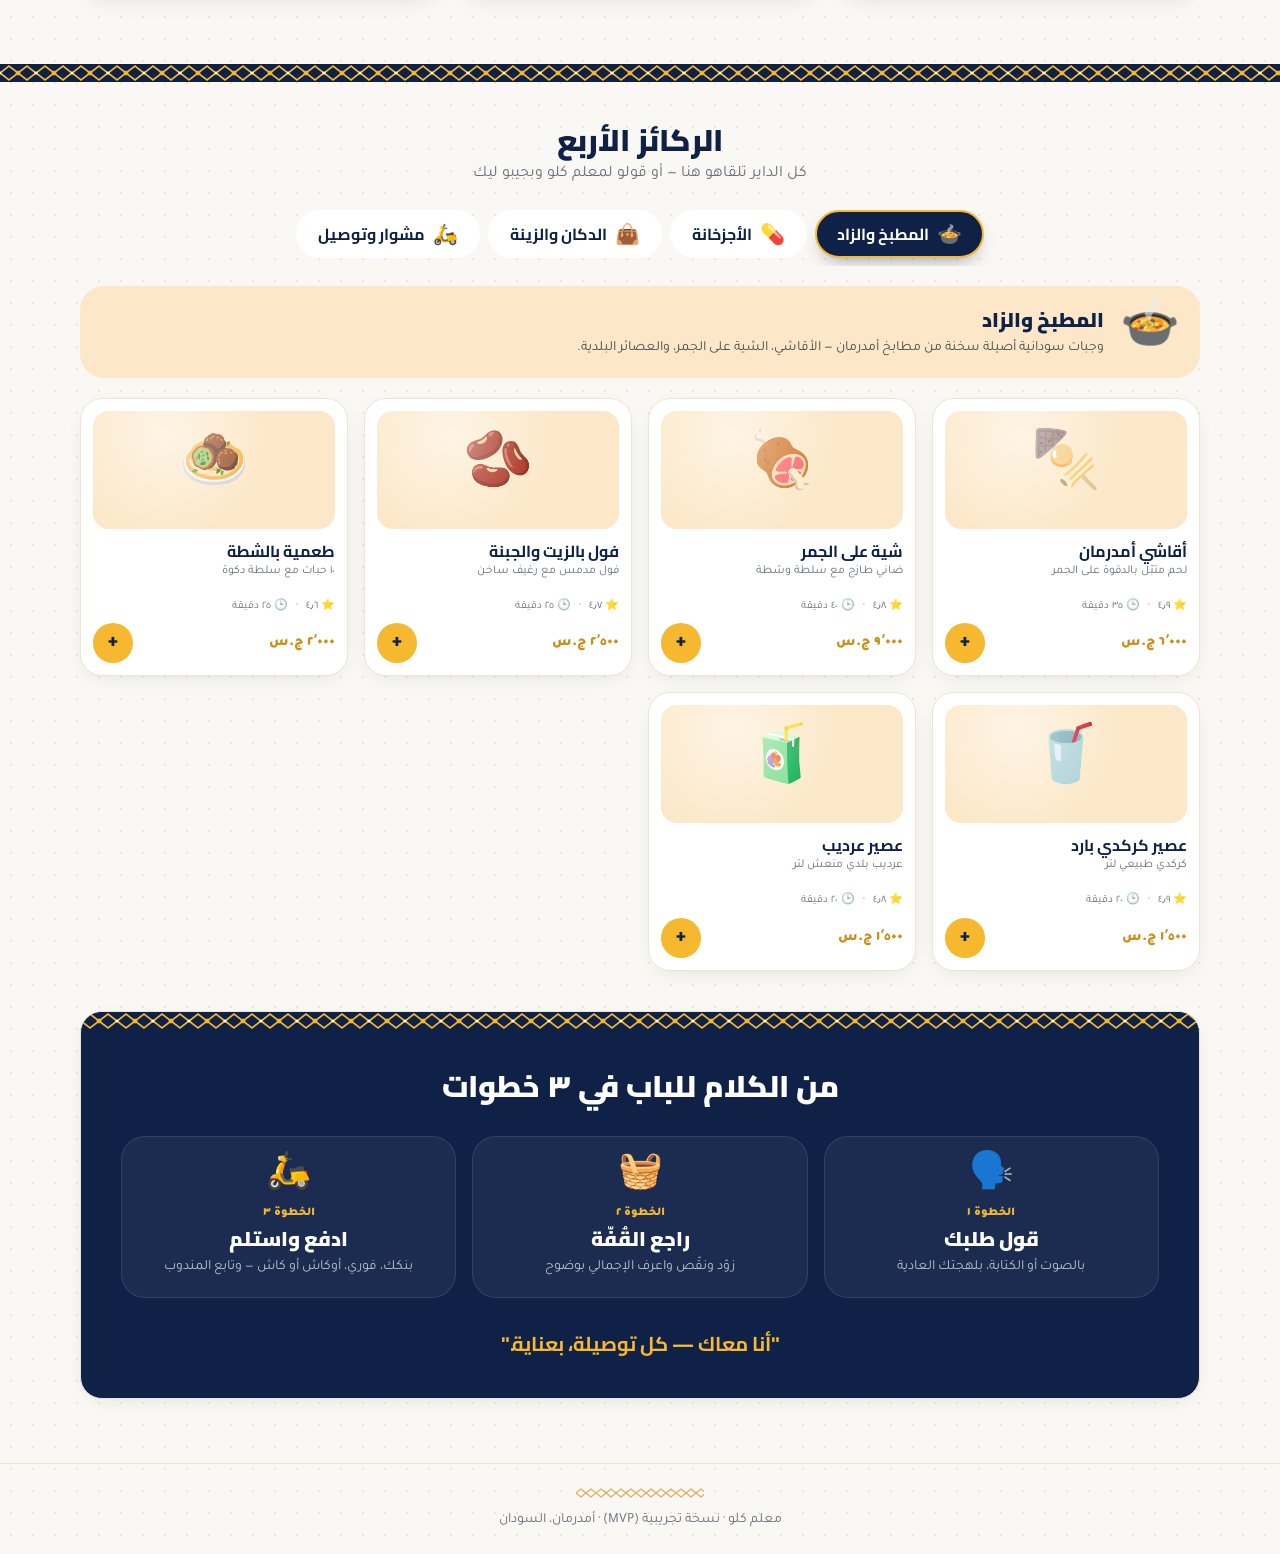
<file: mualim-kolo.html>
<!DOCTYPE html>
<html lang="ar" dir="rtl">
<head>
<meta charset="UTF-8">
<meta name="viewport" content="width=device-width, initial-scale=1.0, viewport-fit=cover">
<title>معلم كلو — Mualim Kolo</title>
<meta name="description" content="معلم كلو: تسوّق بالمحادثة باللهجة السودانية — أكل، أجزخانة، دكان، ومشاوير داخل أمدرمان.">
<meta name="theme-color" content="#0F2147">
<link rel="preconnect" href="https://fonts.googleapis.com">
<link rel="preconnect" href="https://fonts.gstatic.com" crossorigin>
<link href="https://fonts.googleapis.com/css2?family=Cairo:wght@400;600;700;800;900&family=Tajawal:wght@400;500;700;800&display=swap" rel="stylesheet">
<style>*,:after,:before{--tw-border-spacing-x:0;--tw-border-spacing-y:0;--tw-translate-x:0;--tw-translate-y:0;--tw-rotate:0;--tw-skew-x:0;--tw-skew-y:0;--tw-scale-x:1;--tw-scale-y:1;--tw-pan-x: ;--tw-pan-y: ;--tw-pinch-zoom: ;--tw-scroll-snap-strictness:proximity;--tw-gradient-from-position: ;--tw-gradient-via-position: ;--tw-gradient-to-position: ;--tw-ordinal: ;--tw-slashed-zero: ;--tw-numeric-figure: ;--tw-numeric-spacing: ;--tw-numeric-fraction: ;--tw-ring-inset: ;--tw-ring-offset-width:0px;--tw-ring-offset-color:#fff;--tw-ring-color:rgba(59,130,246,.5);--tw-ring-offset-shadow:0 0 #0000;--tw-ring-shadow:0 0 #0000;--tw-shadow:0 0 #0000;--tw-shadow-colored:0 0 #0000;--tw-blur: ;--tw-brightness: ;--tw-contrast: ;--tw-grayscale: ;--tw-hue-rotate: ;--tw-invert: ;--tw-saturate: ;--tw-sepia: ;--tw-drop-shadow: ;--tw-backdrop-blur: ;--tw-backdrop-brightness: ;--tw-backdrop-contrast: ;--tw-backdrop-grayscale: ;--tw-backdrop-hue-rotate: ;--tw-backdrop-invert: ;--tw-backdrop-opacity: ;--tw-backdrop-saturate: ;--tw-backdrop-sepia: ;--tw-contain-size: ;--tw-contain-layout: ;--tw-contain-paint: ;--tw-contain-style: }::backdrop{--tw-border-spacing-x:0;--tw-border-spacing-y:0;--tw-translate-x:0;--tw-translate-y:0;--tw-rotate:0;--tw-skew-x:0;--tw-skew-y:0;--tw-scale-x:1;--tw-scale-y:1;--tw-pan-x: ;--tw-pan-y: ;--tw-pinch-zoom: ;--tw-scroll-snap-strictness:proximity;--tw-gradient-from-position: ;--tw-gradient-via-position: ;--tw-gradient-to-position: ;--tw-ordinal: ;--tw-slashed-zero: ;--tw-numeric-figure: ;--tw-numeric-spacing: ;--tw-numeric-fraction: ;--tw-ring-inset: ;--tw-ring-offset-width:0px;--tw-ring-offset-color:#fff;--tw-ring-color:rgba(59,130,246,.5);--tw-ring-offset-shadow:0 0 #0000;--tw-ring-shadow:0 0 #0000;--tw-shadow:0 0 #0000;--tw-shadow-colored:0 0 #0000;--tw-blur: ;--tw-brightness: ;--tw-contrast: ;--tw-grayscale: ;--tw-hue-rotate: ;--tw-invert: ;--tw-saturate: ;--tw-sepia: ;--tw-drop-shadow: ;--tw-backdrop-blur: ;--tw-backdrop-brightness: ;--tw-backdrop-contrast: ;--tw-backdrop-grayscale: ;--tw-backdrop-hue-rotate: ;--tw-backdrop-invert: ;--tw-backdrop-opacity: ;--tw-backdrop-saturate: ;--tw-backdrop-sepia: ;--tw-contain-size: ;--tw-contain-layout: ;--tw-contain-paint: ;--tw-contain-style: }/*! tailwindcss v3.4.16 | MIT License | https://tailwindcss.com*/*,:after,:before{box-sizing:border-box;border:0 solid #e5e7eb}:after,:before{--tw-content:""}:host,html{line-height:1.5;-webkit-text-size-adjust:100%;-moz-tab-size:4;-o-tab-size:4;tab-size:4;font-family:ui-sans-serif,system-ui,sans-serif,Apple Color Emoji,Segoe UI Emoji,Segoe UI Symbol,Noto Color Emoji;font-feature-settings:normal;font-variation-settings:normal;-webkit-tap-highlight-color:transparent}body{margin:0;line-height:inherit}hr{height:0;color:inherit;border-top-width:1px}abbr:where([title]){-webkit-text-decoration:underline dotted;text-decoration:underline dotted}h1,h2,h3,h4,h5,h6{font-size:inherit;font-weight:inherit}a{color:inherit;text-decoration:inherit}b,strong{font-weight:bolder}code,kbd,pre,samp{font-family:ui-monospace,SFMono-Regular,Menlo,Monaco,Consolas,Liberation Mono,Courier New,monospace;font-feature-settings:normal;font-variation-settings:normal;font-size:1em}small{font-size:80%}sub,sup{font-size:75%;line-height:0;position:relative;vertical-align:baseline}sub{bottom:-.25em}sup{top:-.5em}table{text-indent:0;border-color:inherit;border-collapse:collapse}button,input,optgroup,select,textarea{font-family:inherit;font-feature-settings:inherit;font-variation-settings:inherit;font-size:100%;font-weight:inherit;line-height:inherit;letter-spacing:inherit;color:inherit;margin:0;padding:0}button,select{text-transform:none}button,input:where([type=button]),input:where([type=reset]),input:where([type=submit]){-webkit-appearance:button;background-color:transparent;background-image:none}:-moz-focusring{outline:auto}:-moz-ui-invalid{box-shadow:none}progress{vertical-align:baseline}::-webkit-inner-spin-button,::-webkit-outer-spin-button{height:auto}[type=search]{-webkit-appearance:textfield;outline-offset:-2px}::-webkit-search-decoration{-webkit-appearance:none}::-webkit-file-upload-button{-webkit-appearance:button;font:inherit}summary{display:list-item}blockquote,dd,dl,figure,h1,h2,h3,h4,h5,h6,hr,p,pre{margin:0}fieldset{margin:0}fieldset,legend{padding:0}menu,ol,ul{list-style:none;margin:0;padding:0}dialog{padding:0}textarea{resize:vertical}input::-moz-placeholder,textarea::-moz-placeholder{opacity:1;color:#9ca3af}input::placeholder,textarea::placeholder{opacity:1;color:#9ca3af}[role=button],button{cursor:pointer}:disabled{cursor:default}audio,canvas,embed,iframe,img,object,svg,video{display:block;vertical-align:middle}img,video{max-width:100%;height:auto}[hidden]:where(:not([hidden=until-found])){display:none}.pointer-events-none{pointer-events:none}.pointer-events-auto{pointer-events:auto}.fixed{position:fixed}.absolute{position:absolute}.relative{position:relative}.sticky{position:sticky}.inset-0{inset:0}.inset-8{inset:2rem}.inset-x-0{left:0;right:0}.inset-y-0{top:0;bottom:0}.-bottom-24{bottom:-6rem}.-left-1{left:-.25rem}.-left-20{left:-5rem}.-right-10{right:-2.5rem}.-top-1{top:-.25rem}.-top-20{top:-5rem}.bottom-0{bottom:0}.left-2{left:.5rem}.left-4{left:1rem}.right-2{right:.5rem}.right-4{right:1rem}.top-0{top:0}.top-1\/2{top:50%}.top-20{top:5rem}.z-40{z-index:40}.z-50{z-index:50}.z-\[60\]{z-index:60}.z-\[70\]{z-index:70}.m-0\.5{margin:.125rem}.mx-auto{margin-left:auto;margin-right:auto}.mb-1{margin-bottom:.25rem}.mb-3{margin-bottom:.75rem}.mb-4{margin-bottom:1rem}.mb-5{margin-bottom:1.25rem}.mt-0\.5{margin-top:.125rem}.mt-1{margin-top:.25rem}.mt-2{margin-top:.5rem}.mt-3{margin-top:.75rem}.mt-4{margin-top:1rem}.mt-5{margin-top:1.25rem}.mt-6{margin-top:1.5rem}.mt-8{margin-top:2rem}.block{display:block}.inline-block{display:inline-block}.flex{display:flex}.inline-flex{display:inline-flex}.grid{display:grid}.hidden{display:none}.h-10{height:2.5rem}.h-11{height:2.75rem}.h-12{height:3rem}.h-14{height:3.5rem}.h-16{height:4rem}.h-2{height:.5rem}.h-20{height:5rem}.h-24{height:6rem}.h-28{height:7rem}.h-40{height:10rem}.h-72{height:18rem}.h-8{height:2rem}.h-9{height:2.25rem}.h-\[22px\]{height:22px}.h-\[300px\]{height:300px}.h-\[85vh\]{height:85vh}.h-full{height:100%}.min-h-\[110px\]{min-height:110px}.min-h-\[32px\]{min-height:32px}.min-h-full{min-height:100%}.w-10{width:2.5rem}.w-11{width:2.75rem}.w-12{width:3rem}.w-14{width:3.5rem}.w-20{width:5rem}.w-24{width:6rem}.w-28{width:7rem}.w-32{width:8rem}.w-40{width:10rem}.w-6{width:1.5rem}.w-72{width:18rem}.w-8{width:2rem}.w-9{width:2.25rem}.w-\[300px\]{width:300px}.w-full{width:100%}.min-w-0{min-width:0}.min-w-\[22px\]{min-width:22px}.max-w-2xl{max-width:42rem}.max-w-3xl{max-width:48rem}.max-w-6xl{max-width:72rem}.max-w-md{max-width:28rem}.max-w-xl{max-width:36rem}.flex-1{flex:1 1 0%}.shrink-0{flex-shrink:0}.-translate-x-1\/2{--tw-translate-x:-50%}.-translate-x-1\/2,.-translate-y-1\/2{transform:translate(var(--tw-translate-x),var(--tw-translate-y)) rotate(var(--tw-rotate)) skewX(var(--tw-skew-x)) skewY(var(--tw-skew-y)) scaleX(var(--tw-scale-x)) scaleY(var(--tw-scale-y))}.-translate-y-1\/2{--tw-translate-y:-50%}.scale-105{--tw-scale-x:1.05;--tw-scale-y:1.05}.scale-105,.scale-110{transform:translate(var(--tw-translate-x),var(--tw-translate-y)) rotate(var(--tw-rotate)) skewX(var(--tw-skew-x)) skewY(var(--tw-skew-y)) scaleX(var(--tw-scale-x)) scaleY(var(--tw-scale-y))}.scale-110{--tw-scale-x:1.1;--tw-scale-y:1.1}.transform{transform:translate(var(--tw-translate-x),var(--tw-translate-y)) rotate(var(--tw-rotate)) skewX(var(--tw-skew-x)) skewY(var(--tw-skew-y)) scaleX(var(--tw-scale-x)) scaleY(var(--tw-scale-y))}@keyframes spin{to{transform:rotate(1turn)}}.animate-\[spin_40s_linear_infinite\]{animation:spin 40s linear infinite}.cursor-pointer{cursor:pointer}.grid-cols-1{grid-template-columns:repeat(1,minmax(0,1fr))}.grid-cols-2{grid-template-columns:repeat(2,minmax(0,1fr))}.flex-col{flex-direction:column}.flex-wrap{flex-wrap:wrap}.place-items-center{place-items:center}.items-start{align-items:flex-start}.items-center{align-items:center}.justify-center{justify-content:center}.justify-between{justify-content:space-between}.gap-1{gap:.25rem}.gap-2{gap:.5rem}.gap-3{gap:.75rem}.gap-4{gap:1rem}.gap-5{gap:1.25rem}.gap-6{gap:1.5rem}.space-y-2>:not([hidden])~:not([hidden]){--tw-space-y-reverse:0;margin-top:calc(.5rem*(1 - var(--tw-space-y-reverse)));margin-bottom:calc(.5rem*var(--tw-space-y-reverse))}.space-y-3>:not([hidden])~:not([hidden]){--tw-space-y-reverse:0;margin-top:calc(.75rem*(1 - var(--tw-space-y-reverse)));margin-bottom:calc(.75rem*var(--tw-space-y-reverse))}.overflow-hidden{overflow:hidden}.overflow-y-auto{overflow-y:auto}.truncate{overflow:hidden;text-overflow:ellipsis;white-space:nowrap}.rounded-2xl{border-radius:1rem}.rounded-3xl{border-radius:1.5rem}.rounded-full{border-radius:9999px}.rounded-lg{border-radius:.5rem}.rounded-xl{border-radius:.75rem}.rounded-t-3xl{border-top-left-radius:1.5rem;border-top-right-radius:1.5rem}.border{border-width:1px}.border-2{border-width:2px}.border-b{border-bottom-width:1px}.border-t{border-top-width:1px}.border-t-2{border-top-width:2px}.border-dashed{border-style:dashed}.\!border-gold{--tw-border-opacity:1!important;border-color:rgb(245 184 46/var(--tw-border-opacity,1))!important}.border-\[\#E4DCCB\]{--tw-border-opacity:1;border-color:rgb(228 220 203/var(--tw-border-opacity,1))}.border-\[\#EDE5D3\]{--tw-border-opacity:1;border-color:rgb(237 229 211/var(--tw-border-opacity,1))}.border-gold{--tw-border-opacity:1;border-color:rgb(245 184 46/var(--tw-border-opacity,1))}.border-gold\/40{border-color:rgba(245,184,46,.4)}.border-gold\/60{border-color:rgba(245,184,46,.6)}.border-gold2{--tw-border-opacity:1;border-color:rgb(201 144 26/var(--tw-border-opacity,1))}.border-navy{--tw-border-opacity:1;border-color:rgb(15 33 71/var(--tw-border-opacity,1))}.border-white\/10{border-color:hsla(0,0%,100%,.1)}.bg-\[\#E4DCCB\]{--tw-bg-opacity:1;background-color:rgb(228 220 203/var(--tw-bg-opacity,1))}.bg-\[\#FFFCF3\]{--tw-bg-opacity:1;background-color:rgb(255 252 243/var(--tw-bg-opacity,1))}.bg-gold{--tw-bg-opacity:1;background-color:rgb(245 184 46/var(--tw-bg-opacity,1))}.bg-gold\/10{background-color:rgba(245,184,46,.1)}.bg-ivory{--tw-bg-opacity:1;background-color:rgb(250 248 244/var(--tw-bg-opacity,1))}.bg-ivory\/90{background-color:hsla(40,37%,97%,.9)}.bg-navy{--tw-bg-opacity:1;background-color:rgb(15 33 71/var(--tw-bg-opacity,1))}.bg-navy\/40{background-color:rgba(15,33,71,.4)}.bg-navy\/5{background-color:rgba(15,33,71,.05)}.bg-navy\/50{background-color:rgba(15,33,71,.5)}.bg-sand{--tw-bg-opacity:1;background-color:rgb(241 235 223/var(--tw-bg-opacity,1))}.bg-transparent{background-color:transparent}.bg-white{--tw-bg-opacity:1;background-color:rgb(255 255 255/var(--tw-bg-opacity,1))}.bg-white\/5{background-color:hsla(0,0%,100%,.05)}.object-cover{-o-object-fit:cover;object-fit:cover}.p-0{padding:0}.p-1{padding:.25rem}.p-1\.5{padding:.375rem}.p-3{padding:.75rem}.p-4{padding:1rem}.p-5{padding:1.25rem}.p-6{padding:1.5rem}.px-1{padding-left:.25rem;padding-right:.25rem}.px-2{padding-left:.5rem;padding-right:.5rem}.px-3{padding-left:.75rem;padding-right:.75rem}.px-4{padding-left:1rem;padding-right:1rem}.px-5{padding-left:1.25rem;padding-right:1.25rem}.px-6{padding-left:1.5rem;padding-right:1.5rem}.py-0\.5{padding-top:.125rem;padding-bottom:.125rem}.py-1{padding-top:.25rem;padding-bottom:.25rem}.py-1\.5{padding-top:.375rem;padding-bottom:.375rem}.py-10{padding-top:2.5rem;padding-bottom:2.5rem}.py-12{padding-top:3rem;padding-bottom:3rem}.py-2{padding-top:.5rem;padding-bottom:.5rem}.py-2\.5{padding-top:.625rem;padding-bottom:.625rem}.py-3{padding-top:.75rem;padding-bottom:.75rem}.py-6{padding-top:1.5rem;padding-bottom:1.5rem}.pb-1{padding-bottom:.25rem}.pb-10{padding-bottom:2.5rem}.pb-16{padding-bottom:4rem}.pb-2{padding-bottom:.5rem}.pb-6{padding-bottom:1.5rem}.pt-1{padding-top:.25rem}.pt-8{padding-top:2rem}.text-center{text-align:center}.text-right{text-align:right}.font-mono{font-family:ui-monospace,SFMono-Regular,Menlo,Monaco,Consolas,Liberation Mono,Courier New,monospace}.text-2xl{font-size:1.5rem;line-height:2rem}.text-3xl{font-size:1.875rem;line-height:2.25rem}.text-4xl{font-size:2.25rem;line-height:2.5rem}.text-5xl{font-size:3rem;line-height:1}.text-\[10px\]{font-size:10px}.text-\[11px\]{font-size:11px}.text-base{font-size:1rem;line-height:1.5rem}.text-lg{font-size:1.125rem;line-height:1.75rem}.text-sm{font-size:.875rem;line-height:1.25rem}.text-xl{font-size:1.25rem;line-height:1.75rem}.text-xs{font-size:.75rem;line-height:1rem}.font-black{font-weight:900}.font-bold{font-weight:700}.font-medium{font-weight:500}.leading-loose{line-height:2}.leading-relaxed{line-height:1.625}.leading-snug{line-height:1.375}.leading-tight{line-height:1.25}.tracking-widest{letter-spacing:.1em}.text-gold{--tw-text-opacity:1;color:rgb(245 184 46/var(--tw-text-opacity,1))}.text-gold2{--tw-text-opacity:1;color:rgb(201 144 26/var(--tw-text-opacity,1))}.text-green-700{--tw-text-opacity:1;color:rgb(21 128 61/var(--tw-text-opacity,1))}.text-ink\/80{color:rgba(30,36,51,.8)}.text-mute{--tw-text-opacity:1;color:rgb(107 111 123/var(--tw-text-opacity,1))}.text-navy{--tw-text-opacity:1;color:rgb(15 33 71/var(--tw-text-opacity,1))}.text-white{--tw-text-opacity:1;color:rgb(255 255 255/var(--tw-text-opacity,1))}.text-white\/70{color:hsla(0,0%,100%,.7)}.shadow{--tw-shadow:0 1px 3px 0 rgba(0,0,0,.1),0 1px 2px -1px rgba(0,0,0,.1);--tw-shadow-colored:0 1px 3px 0 var(--tw-shadow-color),0 1px 2px -1px var(--tw-shadow-color)}.shadow,.shadow-2xl{box-shadow:var(--tw-ring-offset-shadow,0 0 #0000),var(--tw-ring-shadow,0 0 #0000),var(--tw-shadow)}.shadow-2xl{--tw-shadow:0 25px 50px -12px rgba(0,0,0,.25);--tw-shadow-colored:0 25px 50px -12px var(--tw-shadow-color)}.shadow-lg{--tw-shadow:0 10px 15px -3px rgba(0,0,0,.1),0 4px 6px -4px rgba(0,0,0,.1);--tw-shadow-colored:0 10px 15px -3px var(--tw-shadow-color),0 4px 6px -4px var(--tw-shadow-color)}.shadow-lg,.shadow-xl{box-shadow:var(--tw-ring-offset-shadow,0 0 #0000),var(--tw-ring-shadow,0 0 #0000),var(--tw-shadow)}.shadow-xl{--tw-shadow:0 20px 25px -5px rgba(0,0,0,.1),0 8px 10px -6px rgba(0,0,0,.1);--tw-shadow-colored:0 20px 25px -5px var(--tw-shadow-color),0 8px 10px -6px var(--tw-shadow-color)}.outline-none{outline:2px solid transparent;outline-offset:2px}.outline{outline-style:solid}.ring-2{--tw-ring-offset-shadow:var(--tw-ring-inset) 0 0 0 var(--tw-ring-offset-width) var(--tw-ring-offset-color);--tw-ring-shadow:var(--tw-ring-inset) 0 0 0 calc(2px + var(--tw-ring-offset-width)) var(--tw-ring-color)}.ring-2,.ring-4{box-shadow:var(--tw-ring-offset-shadow),var(--tw-ring-shadow),var(--tw-shadow,0 0 #0000)}.ring-4{--tw-ring-offset-shadow:var(--tw-ring-inset) 0 0 0 var(--tw-ring-offset-width) var(--tw-ring-offset-color);--tw-ring-shadow:var(--tw-ring-inset) 0 0 0 calc(4px + var(--tw-ring-offset-width)) var(--tw-ring-color)}.ring-gold{--tw-ring-opacity:1;--tw-ring-color:rgb(245 184 46/var(--tw-ring-opacity,1))}.ring-transparent{--tw-ring-color:transparent}.filter{filter:var(--tw-blur) var(--tw-brightness) var(--tw-contrast) var(--tw-grayscale) var(--tw-hue-rotate) var(--tw-invert) var(--tw-saturate) var(--tw-sepia) var(--tw-drop-shadow)}.backdrop-blur{--tw-backdrop-blur:blur(8px);-webkit-backdrop-filter:var(--tw-backdrop-blur) var(--tw-backdrop-brightness) var(--tw-backdrop-contrast) var(--tw-backdrop-grayscale) var(--tw-backdrop-hue-rotate) var(--tw-backdrop-invert) var(--tw-backdrop-opacity) var(--tw-backdrop-saturate) var(--tw-backdrop-sepia);backdrop-filter:var(--tw-backdrop-blur) var(--tw-backdrop-brightness) var(--tw-backdrop-contrast) var(--tw-backdrop-grayscale) var(--tw-backdrop-hue-rotate) var(--tw-backdrop-invert) var(--tw-backdrop-opacity) var(--tw-backdrop-saturate) var(--tw-backdrop-sepia)}.transition{transition-property:color,background-color,border-color,text-decoration-color,fill,stroke,opacity,box-shadow,transform,filter,-webkit-backdrop-filter;transition-property:color,background-color,border-color,text-decoration-color,fill,stroke,opacity,box-shadow,transform,filter,backdrop-filter;transition-property:color,background-color,border-color,text-decoration-color,fill,stroke,opacity,box-shadow,transform,filter,backdrop-filter,-webkit-backdrop-filter;transition-timing-function:cubic-bezier(.4,0,.2,1);transition-duration:.15s}.ease-in-out{transition-timing-function:cubic-bezier(.4,0,.2,1)}.placeholder\:text-\[\#9AA0AE\]::-moz-placeholder{--tw-text-opacity:1;color:rgb(154 160 174/var(--tw-text-opacity,1))}.placeholder\:text-\[\#9AA0AE\]::placeholder{--tw-text-opacity:1;color:rgb(154 160 174/var(--tw-text-opacity,1))}.hover\:text-gold2:hover{--tw-text-opacity:1;color:rgb(201 144 26/var(--tw-text-opacity,1))}.hover\:ring-gold:hover{--tw-ring-opacity:1;--tw-ring-color:rgb(245 184 46/var(--tw-ring-opacity,1))}.disabled\:opacity-40:disabled{opacity:.4}@media (min-width:640px){.sm\:block{display:block}.sm\:inline{display:inline}.sm\:grid-cols-2{grid-template-columns:repeat(2,minmax(0,1fr))}.sm\:grid-cols-4{grid-template-columns:repeat(4,minmax(0,1fr))}.sm\:flex-row{flex-direction:row}.sm\:justify-start{justify-content:flex-start}.sm\:text-right{text-align:right}}@media (min-width:768px){.md\:inset-x-auto{left:auto;right:auto}.md\:left-0{left:0}.md\:top-0{top:0}.md\:block{display:block}.md\:flex{display:flex}.md\:h-16{height:4rem}.md\:h-32{height:8rem}.md\:h-52{height:13rem}.md\:h-\[380px\]{height:380px}.md\:h-full{height:100%}.md\:min-h-0{min-height:0}.md\:w-16{width:4rem}.md\:w-32{width:8rem}.md\:w-52{width:13rem}.md\:w-\[380px\]{width:380px}.md\:w-\[420px\]{width:420px}.md\:grid-cols-2{grid-template-columns:repeat(2,minmax(0,1fr))}.md\:grid-cols-3{grid-template-columns:repeat(3,minmax(0,1fr))}.md\:flex-row{flex-direction:row}.md\:items-start{align-items:flex-start}.md\:justify-start{justify-content:flex-start}.md\:justify-center{justify-content:center}.md\:gap-10{gap:2.5rem}.md\:gap-4{gap:1rem}.md\:rounded-3xl{border-radius:1.5rem}.md\:rounded-none{border-radius:0}.md\:p-10{padding:2.5rem}.md\:p-6{padding:1.5rem}.md\:p-7{padding:1.75rem}.md\:p-8{padding:2rem}.md\:text-right{text-align:right}.md\:text-2xl{font-size:1.5rem;line-height:2rem}.md\:text-3xl{font-size:1.875rem;line-height:2.25rem}.md\:text-4xl{font-size:2.25rem;line-height:2.5rem}.md\:text-lg{font-size:1.125rem;line-height:1.75rem}}@media (min-width:1024px){.lg\:grid-cols-3{grid-template-columns:repeat(3,minmax(0,1fr))}.lg\:grid-cols-4{grid-template-columns:repeat(4,minmax(0,1fr))}}</style>
<style>
  :root{--ivory:#FAF8F4;--navy:#0F2147;--gold:#F5B82E;--gold2:#C9901A}
  *{-webkit-tap-highlight-color:transparent}
  html{scroll-behavior:smooth}
  body{background:var(--ivory);color:#1E2433;font-family:'Tajawal',sans-serif;overflow-x:hidden}
  h1,h2,h3,h4,.font-head{font-family:'Cairo',sans-serif}
  /* Sudanese embroidery strip */
  .pattern-strip{height:18px;background-repeat:repeat-x;background-size:36px 18px;
    background-image:url("data:image/svg+xml,%3Csvg xmlns='http://www.w3.org/2000/svg' width='36' height='18' viewBox='0 0 36 18'%3E%3Crect width='36' height='18' fill='%230F2147'/%3E%3Cpath d='M0 9 L9 2 L18 9 L27 2 L36 9' stroke='%23F5B82E' stroke-width='1.6' fill='none'/%3E%3Cpath d='M0 9 L9 16 L18 9 L27 16 L36 9' stroke='%23F5B82E' stroke-width='1.6' fill='none'/%3E%3Crect x='16' y='7' width='4' height='4' transform='rotate(45 18 9)' fill='%23F5B82E'/%3E%3Ccircle cx='0' cy='9' r='1.6' fill='%23FAF8F4'/%3E%3Ccircle cx='36' cy='9' r='1.6' fill='%23FAF8F4'/%3E%3C/svg%3E");}
  .pattern-thin{height:10px;background-repeat:repeat-x;background-size:20px 10px;
    background-image:url("data:image/svg+xml,%3Csvg xmlns='http://www.w3.org/2000/svg' width='20' height='10'%3E%3Cpath d='M0 5 L5 1 L10 5 L15 1 L20 5 M0 5 L5 9 L10 5 L15 9 L20 5' stroke='%23C9901A' stroke-width='1.2' fill='none'/%3E%3C/svg%3E");opacity:.7}
  .bg-dots{background-image:radial-gradient(rgba(201,144,26,.18) 1px,transparent 1px);background-size:22px 22px}
  .card{background:#fff;border:1px solid #EDE5D3;border-radius:22px;box-shadow:0 6px 24px -12px rgba(15,33,71,.18)}
  .avatar-ring{position:relative;border-radius:9999px;padding:5px}
  .avatar-ring:before{content:"";position:absolute;inset:0;border-radius:9999px;background:conic-gradient(from 0deg,#F5B82E,#0F2147,#F5B82E,#C9901A,#F5B82E);animation:spin 9s linear infinite}
  .avatar-ring>.inner{position:relative;border-radius:9999px;overflow:hidden;background:#F1EBDF}
  .avatar-ring img{width:100%;height:100%;object-fit:cover;transform:scale(1.12);transition:opacity .35s,transform .35s}
  .avatar-ring.thinking:before{animation-duration:1.2s}
  @keyframes spin{to{transform:rotate(360deg)}}
  .bubble{position:relative;background:#fff;border:1.5px solid #EDE5D3;border-radius:20px;}
  .bubble:after{content:"";position:absolute;top:26px;right:-10px;width:18px;height:18px;background:#fff;border-right:1.5px solid #EDE5D3;border-top:1.5px solid #EDE5D3;transform:rotate(45deg)}
  @media (max-width:767px){.bubble:after{top:-10px;right:50%;transform:translateX(50%) rotate(-45deg)}}
  .typing span{display:inline-block;width:7px;height:7px;margin:0 2px;border-radius:50%;background:#C9901A;animation:blink 1s infinite}
  .typing span:nth-child(2){animation-delay:.15s}.typing span:nth-child(3){animation-delay:.3s}
  @keyframes blink{0%,100%{opacity:.25;transform:translateY(0)}50%{opacity:1;transform:translateY(-3px)}}
  .mic-on{animation:pulse 1.1s infinite;background:#DC2626!important;color:#fff!important}
  @keyframes pulse{0%{box-shadow:0 0 0 0 rgba(220,38,38,.55)}70%{box-shadow:0 0 0 16px rgba(220,38,38,0)}100%{box-shadow:0 0 0 0 rgba(220,38,38,0)}}
  .chip{white-space:nowrap;border:1.5px dashed #C9901A;background:#FFF9EA;color:#0F2147;border-radius:999px;padding:6px 14px;font-weight:700;font-size:13px;transition:.2s}
  .chip:hover{background:#F5B82E;border-style:solid;transform:translateY(-2px)}
  /* Ideas */
  .idea{cursor:pointer;transition:transform .3s cubic-bezier(.2,.8,.2,1),box-shadow .3s,border-color .3s;position:relative;overflow:hidden}
  .idea:hover{transform:translateY(-6px) rotate(-.4deg);box-shadow:0 18px 40px -18px rgba(15,33,71,.4);border-color:#F5B82E}
  .idea .num{position:absolute;top:10px;left:14px;font:900 42px 'Cairo';color:rgba(245,184,46,.18);line-height:1}
  .idea.active{background:#0F2147;color:#fff;border-color:#F5B82E}
  .idea.active .muted{color:#D9DEEA}.idea.active .num{color:rgba(245,184,46,.35)}
  .idea .tap{position:absolute;bottom:12px;left:14px;font-size:11px;font-weight:800;color:#C9901A;display:flex;align-items:center;gap:4px}
  .idea .tap i{width:8px;height:8px;border-radius:50%;background:#F5B82E;animation:pulse2 1.4s infinite}
  @keyframes pulse2{0%{box-shadow:0 0 0 0 rgba(245,184,46,.7)}100%{box-shadow:0 0 0 10px rgba(245,184,46,0)}}
  .detail-enter{animation:pop .35s cubic-bezier(.2,.9,.3,1.2)}
  @keyframes pop{from{opacity:0;transform:translateY(12px) scale(.97)}to{opacity:1;transform:none}}
  .orbit-node{transition:.3s}.orbit-node:hover{transform:scale(1.12)}
  /* tabs */
  .tab{transition:.2s;border:2px solid transparent}
  .tab.active{background:#0F2147;color:#fff;border-color:#F5B82E;box-shadow:0 8px 20px -10px rgba(15,33,71,.6)}
  .prod{transition:.25s}.prod:hover{transform:translateY(-4px);box-shadow:0 14px 30px -16px rgba(15,33,71,.35)}
  .prod-art{height:118px;border-radius:16px;display:flex;align-items:center;justify-content:center;font-size:56px;position:relative;overflow:hidden}
  .prod-art:after{content:"";position:absolute;inset:0;background:radial-gradient(circle at 30% 20%,rgba(255,255,255,.55),transparent 55%)}
  .add-btn.bump{animation:bump .4s}
  @keyframes bump{50%{transform:scale(1.25)}}
  .cart-badge.bump{animation:bump .4s}
  /* drawer */
  #drawer{transition:transform .35s cubic-bezier(.2,.8,.2,1)}
  #drawer.closed{transform:translateX(-105%)}
  @media (max-width:767px){#drawer.closed{transform:translateY(105%)}}
  .overlay{transition:opacity .3s}.overlay.hidden-o{opacity:0;pointer-events:none}
  .toast{animation:toastIn .35s ease both}
  @keyframes toastIn{from{opacity:0;transform:translateY(-14px)}to{opacity:1;transform:none}}
  .step-dot{transition:.3s}
  .pay-opt{transition:.2s;cursor:pointer}
  .pay-opt.sel{border-color:#F5B82E;background:#FFF9EA;box-shadow:0 0 0 3px rgba(245,184,46,.25)}
  .track-line{height:6px;border-radius:9px;background:#EDE5D3;overflow:hidden}
  .track-line>div{height:100%;background:linear-gradient(90deg,#F5B82E,#C9901A);transition:width 1.2s ease}
  .float{animation:float 3.5s ease-in-out infinite}
  @keyframes float{50%{transform:translateY(-8px)}}
  .reveal{opacity:0;transform:translateY(24px);transition:opacity .6s,transform .6s}
  .reveal.in{opacity:1;transform:none}
  .scroll-x{overflow-x:auto;scrollbar-width:none}.scroll-x::-webkit-scrollbar{display:none}
  input,select,textarea{font-family:'Tajawal',sans-serif}
  .field{width:100%;border:1.5px solid #E4DCCB;border-radius:14px;padding:12px 14px;background:#fff;outline:none;transition:.2s}
  .field:focus{border-color:#F5B82E;box-shadow:0 0 0 3px rgba(245,184,46,.22)}
  .rider{transition:right 1.2s ease}
</style>
</head>
<body class="bg-dots">

<!-- ===== Header ===== -->
<header class="sticky top-0 z-40 bg-ivory/90 backdrop-blur border-b border-[#EDE5D3]">
  <div class="max-w-6xl mx-auto px-4 h-16 flex items-center justify-between">
    <a href="#top" class="flex items-center gap-2">
      <svg width="34" height="40" viewBox="0 0 34 40" aria-hidden="true"><path d="M17 1C8.2 1 1 8 1 16.6 1 28 17 39 17 39s16-11 16-22.4C33 8 25.8 1 17 1z" fill="#F5B82E" stroke="#C9901A" stroke-width="1.5"/><circle cx="12" cy="14" r="1.8" fill="#0F2147"/><circle cx="22" cy="14" r="1.8" fill="#0F2147"/><path d="M10.5 19.5c3.6 4 9.4 4 13 0" stroke="#0F2147" stroke-width="2.2" fill="none" stroke-linecap="round"/></svg>
      <div class="leading-tight">
        <div class="font-head font-black text-navy text-lg">معلم كلو</div>
        <div class="text-[10px] tracking-widest text-gold2 font-bold">MUALIM KOLO · أمدرمان</div>
      </div>
    </a>
    <nav class="hidden md:flex items-center gap-6 font-bold text-sm text-navy">
      <a href="#ideas" class="hover:text-gold2">أفكار المنصة</a>
      <a href="#store" class="hover:text-gold2">المتجر</a>
      <a href="#how" class="hover:text-gold2">كيف يشتغل</a>
    </nav>
    <div class="flex items-center gap-2">
      <button id="soundBtn" title="صوت معلم كلو" class="w-10 h-10 rounded-full border border-[#E4DCCB] bg-white grid place-items-center text-lg">🔈</button>
      <button id="cartBtn" class="relative h-10 px-4 rounded-full bg-navy text-white font-bold flex items-center gap-2 text-sm">
        <span>🧺</span><span class="hidden sm:inline">القُفّة</span>
        <span id="cartCount" class="cart-badge absolute -top-1 -left-1 min-w-[22px] h-[22px] px-1 rounded-full bg-gold text-navy text-xs font-black grid place-items-center">0</span>
      </button>
    </div>
  </div>
  <div class="pattern-strip"></div>
</header>

<main id="top">

<!-- ===== HERO AVATAR ===== -->
<section class="max-w-6xl mx-auto px-4 pt-8 pb-6">
  <div class="card p-5 md:p-8 relative overflow-hidden">
    <div class="absolute -top-20 -left-20 w-72 h-72 rounded-full bg-gold/10"></div>
    <div class="absolute -bottom-24 -right-10 w-72 h-72 rounded-full bg-navy/5"></div>
    <div class="relative flex flex-col md:flex-row items-center md:items-start gap-6 md:gap-10">
      <div class="flex flex-col items-center shrink-0">
        <div id="avatarRing" class="avatar-ring w-40 h-40 md:w-52 md:h-52 float">
          <div class="inner w-full h-full"><img id="avatarImg" src="[data-uri]" alt="معلم كلو"></div>
        </div>
        <div class="mt-3 text-center">
          <div class="font-head font-black text-navy text-xl">معلم كلو</div>
          <div class="text-xs text-mute font-bold">شريك التوصيل والرعاية · أمدرمان</div>
          <div id="moodLabel" class="mt-2 inline-flex items-center gap-1 text-[11px] font-black bg-sand text-navy px-3 py-1 rounded-full">😊 وضعية الترحيب والثقة</div>
        </div>
        <div class="flex gap-2 mt-3" id="moodSwitch" aria-label="جرّب التعابير">
          <button data-mood="hero" class="w-10 h-10 rounded-full overflow-hidden ring-2 ring-gold"><img src="[data-uri]" class="w-full h-full object-cover" alt=""></button>
          <button data-mood="care" class="w-10 h-10 rounded-full overflow-hidden ring-2 ring-transparent hover:ring-gold"><img src="[data-uri]" class="w-full h-full object-cover scale-110" alt=""></button>
          <button data-mood="food" class="w-10 h-10 rounded-full overflow-hidden ring-2 ring-transparent hover:ring-gold"><img src="[data-uri]" class="w-full h-full object-cover scale-110" alt=""></button>
          <button data-mood="wink" class="w-10 h-10 rounded-full overflow-hidden ring-2 ring-transparent hover:ring-gold"><img src="[data-uri]" class="w-full h-full object-cover scale-110" alt=""></button>
        </div>
      </div>

      <div class="flex-1 w-full">
        <div class="bubble p-5 md:p-6 min-h-[110px]">
          <div class="text-[11px] font-black text-gold2 mb-1">معلم كلو بيقول:</div>
          <p id="speech" class="font-head text-navy text-lg md:text-2xl font-bold leading-relaxed"></p>
        </div>

        <form id="askForm" class="mt-4 flex items-center gap-2 bg-white border-2 border-navy rounded-full p-1.5 shadow-lg">
          <button type="button" id="micBtn" class="w-12 h-12 shrink-0 rounded-full bg-gold text-navy text-xl grid place-items-center" title="اتكلم">🎙️</button>
          <input id="askInput" autocomplete="off" class="flex-1 min-w-0 bg-transparent outline-none px-2 text-base md:text-lg font-bold text-navy placeholder:text-[#9AA0AE]" placeholder="قول أو اكتب طلبك… مثلاً: داير ٢ أقاشي وبنادول">
          <button class="h-12 px-5 shrink-0 rounded-full bg-navy text-white font-black">أطلب</button>
        </form>
        <div class="scroll-x flex gap-2 mt-3 pb-1" id="chips"></div>
        <div id="nlpTrace" class="hidden mt-3 text-xs bg-sand rounded-2xl p-3 text-navy"></div>
      </div>
    </div>
  </div>
</section>

<!-- ===== IDEAS (center, interactive) ===== -->
<section id="ideas" class="max-w-6xl mx-auto px-4 py-10">
  <div class="text-center max-w-2xl mx-auto reveal">
    <div class="inline-flex items-center gap-2 bg-navy text-gold text-xs font-black px-4 py-1.5 rounded-full">✦ أفكار معلم كلو ✦</div>
    <h2 class="font-head font-black text-navy text-3xl md:text-4xl mt-3 leading-snug">تطبيق بيتكلم زي <span class="text-gold2">سيد الدكان</span><br class="hidden md:block"> مش قوائم وفلاتر</h2>
    <p class="text-mute mt-3 font-medium">اضغط على أي فكرة عشان تشوف تفاصيلها — وجرّبها حيّة بزرار واحد 👇</p>
    <div class="pattern-thin w-40 mx-auto mt-4"></div>
  </div>

  <!-- orbit -->
  <div class="relative mx-auto mt-8 w-[300px] h-[300px] md:w-[380px] md:h-[380px] reveal hidden sm:block" id="orbit">
    <div class="absolute inset-8 rounded-full border-2 border-dashed border-gold/60 animate-[spin_40s_linear_infinite]"></div>
    <div class="absolute inset-0 grid place-items-center">
      <div class="w-28 h-28 md:w-32 md:h-32 rounded-full overflow-hidden ring-4 ring-gold shadow-xl bg-sand"><img id="orbitImg" src="[data-uri]" class="w-full h-full object-cover scale-110" alt=""></div>
    </div>
  </div>

  <div id="ideaGrid" class="grid grid-cols-1 sm:grid-cols-2 lg:grid-cols-3 gap-4 mt-8"></div>

  <div id="ideaDetail" class="mt-6"></div>
</section>

<div class="pattern-strip"></div>

<!-- ===== STORE: 4 pillars ===== -->
<section id="store" class="max-w-6xl mx-auto px-4 py-10">
  <div class="text-center reveal">
    <h2 class="font-head font-black text-navy text-3xl">الركائز الأربع</h2>
    <p class="text-mute mt-1">كل الداير تلقاهو هنا — أو قولو لمعلم كلو وبجيبو ليك</p>
  </div>
  <div class="scroll-x flex md:justify-center gap-2 mt-6 pb-2" id="tabs"></div>
  <div id="pillarIntro" class="mt-5"></div>
  <div id="pillarBody" class="mt-5"></div>
</section>

<!-- ===== HOW ===== -->
<section id="how" class="max-w-6xl mx-auto px-4 pb-16">
  <div class="card p-6 md:p-10 bg-navy text-white relative overflow-hidden" style="background:#0F2147">
    <div class="absolute inset-x-0 top-0 pattern-strip"></div>
    <h2 class="font-head font-black text-2xl md:text-3xl text-center mt-4">من الكلام للباب في ٣ خطوات</h2>
    <div class="grid md:grid-cols-3 gap-4 mt-8" id="howSteps"></div>
    <p class="text-center mt-8 font-head text-gold text-xl font-bold">"أنا معاك — كل توصيلة، بعناية."</p>
  </div>
</section>
</main>

<footer class="border-t border-[#EDE5D3] py-6 text-center text-sm text-mute">
  <div class="pattern-thin w-32 mx-auto mb-3"></div>
  معلم كلو · نسخة تجريبية (MVP) · أمدرمان، السودان
</footer>

<!-- ===== Cart Drawer ===== -->
<div id="overlay" class="overlay hidden-o fixed inset-0 bg-navy/40 z-50"></div>
<aside id="drawer" class="closed fixed z-50 bg-ivory shadow-2xl flex flex-col
  bottom-0 inset-x-0 h-[85vh] rounded-t-3xl md:rounded-none md:inset-x-auto md:left-0 md:top-0 md:h-full md:w-[420px]">
  <div class="pattern-strip md:rounded-none rounded-t-3xl"></div>
  <div class="p-5 flex items-center justify-between border-b border-[#EDE5D3]">
    <div class="flex items-center gap-3">
      <img src="[data-uri]" class="w-12 h-12 rounded-xl object-cover" alt="">
      <div><div class="font-head font-black text-navy text-xl">قُفّة الطلبات</div><div id="drawerSub" class="text-xs text-mute"></div></div>
    </div>
    <button id="closeDrawer" class="w-10 h-10 rounded-full bg-white border grid place-items-center text-xl">✕</button>
  </div>
  <div id="cartItems" class="flex-1 overflow-y-auto p-4 space-y-3"></div>
  <div class="p-5 border-t border-[#EDE5D3] bg-white space-y-2">
    <div class="flex justify-between text-sm"><span class="text-mute">المجموع</span><span id="subTotal" class="font-bold">0</span></div>
    <div class="flex justify-between text-sm"><span class="text-mute">رسوم التوصيل <span class="text-[10px] bg-sand px-2 rounded-full">شفافة · داخل أمدرمان</span></span><span id="feeTotal" class="font-bold">0</span></div>
    <div class="flex justify-between text-lg font-head font-black text-navy pt-1"><span>الإجمالي</span><span id="grandTotal">0</span></div>
    <button id="checkoutBtn" class="w-full h-14 rounded-2xl bg-gold text-navy font-head font-black text-lg mt-2 disabled:opacity-40">كمّل الطلب ←</button>
  </div>
</aside>

<!-- ===== Checkout Modal ===== -->
<div id="checkout" class="hidden fixed inset-0 z-[60] bg-navy/50 p-0 md:p-6 overflow-y-auto">
  <div class="bg-ivory max-w-xl mx-auto md:rounded-3xl min-h-full md:min-h-0 shadow-2xl overflow-hidden">
    <div class="pattern-strip"></div>
    <div class="p-5 flex items-center justify-between">
      <div class="font-head font-black text-navy text-xl">إتمام الطلب</div>
      <button id="closeCheckout" class="w-10 h-10 rounded-full bg-white border grid place-items-center text-xl">✕</button>
    </div>
    <div class="px-5">
      <div class="flex items-center gap-2" id="stepper"></div>
      <div class="flex items-start gap-3 mt-5 bg-white border border-[#EDE5D3] rounded-2xl p-3">
        <img id="coAvatar" src="[data-uri]" class="w-14 h-14 rounded-full object-cover ring-2 ring-gold shrink-0 scale-105" alt="">
        <p id="coSpeech" class="text-sm font-bold text-navy leading-relaxed pt-1"></p>
      </div>
    </div>
    <div id="coBody" class="p-5"></div>
  </div>
</div>

<!-- Toasts -->
<div id="toasts" class="fixed top-20 inset-x-0 z-[70] flex flex-col items-center gap-2 pointer-events-none px-4"></div>
<input type="file" id="fileRx" accept="image/*" capture="environment" class="hidden">

<script>
/* ===================== DATA ===================== */
const IMG = { hero:'[data-uri]', care:'[data-uri]', food:'[data-uri]', wink:'[data-uri]' };
const MOODS = {
  hero:{label:'😊 وضعية الترحيب والثقة'},
  care:{label:'🤲 وضعية التعاطف والرعاية'},
  food:{label:'☕ بهجة أمدرمان والزاد'},
  wink:{label:'😉 وضعية الأناقة والذوق'}
};
// اكتب رقم واتساب الأعمال هنا بصيغة دولية بدون + (مثال: 2499xxxxxxxx). لو فاضي، الرابط بيفتح اختيار المحادثة.
const WHATSAPP_NUMBER = '';

const PILLARS = [
  {id:'food', name:'المطبخ والزاد', icon:'🍲', mood:'food', color:'#FCE8C8',
   intro:'وجبات سودانية أصيلة سخنة من مطابخ أمدرمان — الأقاشي، الشية على الجمر، والعصائر البلدية.',
   say:'يا سلاااام! ريحة الشية دي واصلة لي هنا 😄 أختار البريدو وأنا بجيبو ليك سخن.'},
  {id:'pharmacy', name:'الأجزخانة', icon:'💊', mood:'care', color:'#DDE7F7',
   intro:'أدوية أساسية وفيتامينات — وما محتاج تكتب أسماء الأدوية بالإنجليزي، صوّر الروشتة بس.',
   say:'سلامتك ألف سلامة 🤲 صوّر لي الروشتة وأنا بسعّرها وبوفرها ليك بأمان.'},
  {id:'shop', name:'الدكان والزينة', icon:'👜', mood:'wink', color:'#F3E1EA',
   intro:'شنط، توب سوداني مطرّز، عطور وبخور — هدايا بذوق أمدرماني.',
   say:'ذوقك عالي 😉 عندي حاجات تلبق ليك وللحبان.'},
  {id:'errand', name:'مشوار وتوصيل', icon:'🛵', mood:'hero', color:'#E2F1E6',
   intro:'مندوب لأي غرض خاص داخل أحياء أمدرمان — أعرف السعر قبل ما تطلب.',
   say:'قول لي من وين لي وين، وأنا بديك السعر طوالي 🛵'}
];

const PRODUCTS = [
  {id:'agashe', p:'food', name:'أقاشي أمدرمان', desc:'لحم متبّل بالدقوة على الجمر', price:6000, icon:'🍢', rate:4.9, eta:'٣٥ دقيقة', kw:['اقاشي','قاشي','اقاشى','agashe']},
  {id:'shiya', p:'food', name:'شية على الجمر', desc:'ضاني طازج مع سلطة وشطة', price:9000, icon:'🍖', rate:4.8, eta:'٤٠ دقيقة', kw:['شيه','شية','شواء','لحمه','لحم']},
  {id:'ful', p:'food', name:'فول بالزيت والجبنة', desc:'فول مدمس مع رغيف ساخن', price:2500, icon:'🫘', rate:4.7, eta:'٢٥ دقيقة', kw:['فول','بوش']},
  {id:'tamiya', p:'food', name:'طعمية بالشطة', desc:'١٠ حبات مع سلطة دكوة', price:2000, icon:'🧆', rate:4.6, eta:'٢٥ دقيقة', kw:['طعميه','طعمية','فلافل']},
  {id:'karkade', p:'food', name:'عصير كركدي بارد', desc:'كركدي طبيعي لتر', price:1500, icon:'🥤', rate:4.9, eta:'٢٠ دقيقة', kw:['كركدي','كركديه']},
  {id:'aradeeb', p:'food', name:'عصير عرديب', desc:'عرديب بلدي منعش لتر', price:1500, icon:'🧃', rate:4.8, eta:'٢٠ دقيقة', kw:['عرديب']},
  {id:'panadol', p:'pharmacy', name:'بنادول ٥٠٠ ملغ', desc:'شريط ١٢ حبة · مسكّن وخافض حرارة', price:1200, icon:'💊', rate:4.9, eta:'٢٠ دقيقة', kw:['بنادول','بندول','panadol','مسكن','صداع','حمى','حمي','سخانه']},
  {id:'vitc', p:'pharmacy', name:'فيتامين سي ١٠٠٠', desc:'٢٠ قرص فوّار', price:3500, icon:'🍊', rate:4.7, eta:'٢٠ دقيقة', kw:['فيتامين','مناعه']},
  {id:'multi', p:'pharmacy', name:'ملتي فيتامين', desc:'٣٠ قرص · يومي', price:6500, icon:'🧴', rate:4.8, eta:'٢٠ دقيقة', kw:['ملتي','فيتامينات']},
  {id:'ors', p:'pharmacy', name:'محلول تروية (جفاف)', desc:'٥ أكياس', price:800, icon:'💧', rate:4.9, eta:'٢٠ دقيقة', kw:['محلول','جفاف','تروية','ترويه','اسهال']},
  {id:'cough', p:'pharmacy', name:'شراب كحة', desc:'١٢٠ مل', price:2800, icon:'🍯', rate:4.6, eta:'٢٠ دقيقة', kw:['كحه','كحة','سعال','شراب']},
  {id:'bag', p:'shop', name:'شنطة جلد نسائية', desc:'جلد طبيعي · لون بني', price:25000, icon:'👜', rate:4.8, eta:'ساعة', kw:['شنطه','شنطة','جلد','حقيبه']},
  {id:'toob', p:'shop', name:'توب سوداني مطرّز', desc:'قطن سويسري بتطريز يدوي', price:45000, icon:'🧣', rate:4.9, eta:'ساعة', kw:['توب','ثوب']},
  {id:'perfume', p:'shop', name:'عطر صندل', desc:'زيت صندل أصلي ١٢ مل', price:12000, icon:'🌸', rate:4.7, eta:'ساعة', kw:['عطر','ريحه','ريحة','دلكه','دلكة']},
  {id:'bukhur', p:'shop', name:'بخور تيمان', desc:'علبة بخور سوداني فاخر', price:5000, icon:'🪔', rate:4.8, eta:'ساعة', kw:['بخور','بخرة','تيمان']},
  {id:'misbaha', p:'shop', name:'مسبحة صندل', desc:'٣٣ حبة خشب صندل', price:4000, icon:'📿', rate:4.9, eta:'ساعة', kw:['مسبحه','مسبحة','سبحه']}
];

const HOODS = {
  'أمبدة':[0,3], 'الحارة العاشرة':[2,4], 'الثورات':[5,8], 'المهندسين':[6,3],
  'العرضة':[7,4], 'بانت':[8,3], 'ود نوباوي':[7,6], 'سوق أمدرمان':[8,5]
};
const BASE_FEE = 1500;

const BANKS = [
  {id:'bankak', name:'بنكك', sub:'بنك الخرطوم', acc:'0000 1111 2222', color:'#C62828', icon:'🏦'},
  {id:'fawry', name:'فوري', sub:'بنك فيصل الإسلامي', acc:'0000 3333 4444', color:'#2E7D32', icon:'💳'},
  {id:'ocash', name:'أوكاش', sub:'بنك أمدرمان الوطني', acc:'0000 5555 6666', color:'#1565C0', icon:'📲'},
  {id:'cash', name:'كاش عند الاستلام', sub:'ادفع للمندوب', acc:null, color:'#0F2147', icon:'💵'}
];

const IDEAS = [
  {t:'محادثة بدل القوائم', i:'💬', s:'قول طلبك بالعامية، ومعلم كلو بيفهم ويضيفو للقُفّة.',
   d:'بدل ما تتلفت بين قوائم وفلاتر، بتكتب أو بتقول: "داير ٢ أقاشي وبنادول". محرك تحليل الكلمات المحلي بيفهم الأرقام (٢، اتنين، تلاتة) والأسماء الدارجة، وبيضيف المنتجات طوالي مع رد فوري.',
   try:'جرّب: داير ٢ أقاشي وبنادول', act:()=>{scrollToEl('#top');runAsk('داير ٢ أقاشي وبنادول')}},
  {t:'وش بيتغيّر معاك', i:'🎭', s:'تعابير معلم كلو بتتغير حسب سياق طلبك.',
   d:'ترحيب وثقة لما تفتح التطبيق، تعاطف ورعاية في الأجزخانة، بهجة في المطبخ، وغمزة أناقة في الدكان. الشخصية بتحسّسك إنك بتتعامل مع ابن الحلة الموثوق.',
   try:'شوف التعابير كلها', act:()=>{scrollToEl('#top');cycleMoods()}},
  {t:'الركائز الأربع', i:'🧭', s:'أكل، أجزخانة، دكان، ومشاوير — في مكان واحد.',
   d:'كل ركيزة عندها جوّها: المطبخ بصور ووقت توصيل وتقييم، الأجزخانة برفع الروشتة، الدكان للهدايا، والمشوار بحاسبة سعر فورية بين أحياء أمدرمان.',
   try:'افتح المطبخ والزاد', act:()=>{setPillar('food');scrollToEl('#store')}},
  {t:'صوّر الروشتة', i:'📸', s:'بدون كتابة أسماء أدوية بالإنجليزي.',
   d:'ضغطة واحدة بتفتح الكاميرا، بترفع صورة الروشتة، ومعلم كلو بيسعّرها ويوفرها. مثالية لكبار السن وأي زول ما بحب الكتابة.',
   try:'جرّب رفع روشتة', act:()=>{setPillar('pharmacy');scrollToEl('#store');setTimeout(()=>document.getElementById('fileRx').click(),600)}},
  {t:'قُفّة ذكية وشفافة', i:'🧺', s:'زوّد، نقّص، وشوف رسوم التوصيل بوضوح.',
   d:'القُفّة بتنزل من تحت في الموبايل ومن الجنب في الكمبيوتر. الإجمالي بالجنيه السوداني مع رسوم توصيل واضحة — مافي مفاجآت.',
   try:'افتح القُفّة', act:()=>{if(!cart.length){addToCart('karkade',1,true)}openDrawer()}},
  {t:'دفع سوداني ١٠٠٪', i:'🏦', s:'بنكك، فوري، أوكاش، أو كاش للمندوب.',
   d:'نسخ رقم الحساب بضغطة واحدة عشان ما تغلط في النقل، وإرفاق صورة إشعار التحويل للتأكيد الفوري، وبعدها تتبع حي وإرسال التفاصيل لواتساب معلم كلو.',
   try:'جرّب مسار الدفع', act:()=>{if(!cart.length){addToCart('agashe',1,true)}openCheckout()}}
];

/* ===================== STATE ===================== */
let cart = [];  // {id, qty} or errand {id:'errand-x', name, price, qty:1, icon}
let currentPillar = 'food';
let soundOn = false;
let errandItem = null;
let checkout = {step:1, name:'', phone:'', hood:'', bank:'bankak', proof:null, orderId:''};
const fmt = n => n.toLocaleString('ar-EG') + ' ج.س';
const $ = s => document.querySelector(s);

/* ===================== AVATAR ===================== */
function setMood(m){
  const img=$('#avatarImg');
  img.style.opacity=0;img.style.transform='scale(1.25)';
  setTimeout(()=>{img.src=IMG[m];img.style.opacity=1;img.style.transform='scale(1.12)'},200);
  $('#orbitImg').src=IMG[m];
  $('#moodLabel').textContent=MOODS[m].label;
  document.querySelectorAll('#moodSwitch button').forEach(b=>{
    b.classList.toggle('ring-gold',b.dataset.mood===m);b.classList.toggle('ring-transparent',b.dataset.mood!==m)});
}
let typeTimer;
function say(text, mood){
  if(mood) setMood(mood);
  const el=$('#speech'); clearInterval(typeTimer);
  el.innerHTML='<span class="typing"><span></span><span></span><span></span></span>';
  $('#avatarRing').classList.add('thinking');
  setTimeout(()=>{
    $('#avatarRing').classList.remove('thinking');
    let i=0; el.textContent='';
    typeTimer=setInterval(()=>{el.textContent=text.slice(0,++i); if(i>=text.length)clearInterval(typeTimer)},18);
    speak(text);
  },550);
}
function speak(text){
  if(!soundOn||!('speechSynthesis' in window))return;
  speechSynthesis.cancel();
  const u=new SpeechSynthesisUtterance(text.replace(/[^؀-ۿ0-9\s.,!؟?]/g,''));
  u.lang='ar-SA'; u.rate=1; speechSynthesis.speak(u);
}
function cycleMoods(){
  const seq=[['hero','دي وضعية الترحيب — أول ما تفتح التطبيق 😊'],['care','ودي لما تكون عيان ولا داير دوا — بتعاطف معاك 🤲'],['food','ودي لما نتكلم في الأكل والشاي — بهجة أمدرمان ☕'],['wink','ودي للدكان والهدايا — ذوق وأناقة 😉'],['hero','وفي كل الحالات… أنا معاك، كل توصيلة بعناية!']];
  seq.forEach(([m,t],k)=>setTimeout(()=>say(t,m),k*2600));
}

/* ===================== NLP (Sudanese keywords) ===================== */
function norm(s){
  return s.replace(/[ً-ْـ]/g,'').replace(/[أإآ]/g,'ا').replace(/ى/g,'ي').replace(/ة/g,'ه').replace(/ؤ/g,'و').replace(/ئ/g,'ي')
    .replace(/[٠-٩]/g,d=>'٠١٢٣٤٥٦٧٨٩'.indexOf(d)).toLowerCase();
}
const NUMW = {'واحد':1,'وحده':1,'واحده':1,'اتنين':2,'اثنين':2,'تنين':2,'جوز':2,'تلاته':3,'ثلاثه':3,'اربعه':4,'خمسه':5,'سته':6,'سبعه':7,'تمنيه':8,'تمانيه':8,'تسعه':9,'عشره':10};
function parseOrder(text){
  const words = norm(text).split(/[\s,،.]+/).map(w=>w.replace(/^و(?=..)/,'')).filter(Boolean);
  const found=[]; let pendingQty=null;
  words.forEach(w=>{
    let wq = w.match(/^(\d+)(.*)$/);
    if(wq){ pendingQty=+wq[1]; if(!wq[2])return; w=wq[2]; }
    if(NUMW[w]){pendingQty=NUMW[w];return;}
    const stem = w.replace(/^(ال|بال|لل)/,'');
    const p = PRODUCTS.find(p=>p.kw.some(k=>{const nk=norm(k);return stem===nk||stem.startsWith(nk)||(nk.length>3&&nk.startsWith(stem)&&stem.length>3)}));
    if(p){
      const ex=found.find(f=>f.p.id===p.id);
      if(ex){ if(pendingQty) ex.qty+=pendingQty; } else found.push({p,qty:pendingQty||1});
      pendingQty=null;
    }
  });
  const intent = /مشوار|توصيل|مندوب|وصل|وصّل/.test(text)?'errand': /روشته|روشتة|وصفه|وصفة/.test(norm(text))?'rx':null;
  return {found,intent,words};
}
function runAsk(text){
  $('#askInput').value=text;
  const {found,intent,words}=parseOrder(text);
  const trace=$('#nlpTrace'); trace.classList.remove('hidden');
  trace.innerHTML='<b>🧠 معلم كلو فهم:</b> '+(found.length?found.map(f=>`<span class="inline-block bg-white rounded-full px-2 py-0.5 m-0.5 font-bold">${f.p.icon} ${f.p.name} × ${f.qty.toLocaleString('ar-EG')}</span>`).join(''):'<span class="text-mute">ما لقيت منتج محدد</span>')+(intent?` <span class="inline-block bg-gold rounded-full px-2 py-0.5 m-0.5 font-bold">نية: ${intent==='errand'?'مشوار':'روشتة'}</span>`:'');
  if(found.length){
    found.forEach(f=>addToCart(f.p.id,f.qty,true));
    const hasRx=found.some(f=>f.p.p==='pharmacy'), hasFood=found.some(f=>f.p.p==='food');
    const mood = hasRx&&!hasFood?'care':hasFood?'food':found[0].p.p==='shop'?'wink':'hero';
    const list=found.map(f=>`${f.qty.toLocaleString('ar-EG')} ${f.p.name}`).join(' و ');
    say(`تمام يا غالي! ختيت ليك ${list} في القُفّة ✅ ${hasRx?'وسلامتك ألف سلامة. ':''}داير حاجة تانية ولا نكمّل؟`, mood);
    toast('🧺 اتضاف للقُفّة: '+list);
  } else if(intent==='errand'){
    say('على راسي! أختار الحي من وين لي وين وبديك سعر المشوار طوالي 🛵','hero');
    setPillar('errand'); scrollToEl('#store');
  } else if(intent==='rx'){
    say('سلامتك 🤲 صوّر لي الروشتة وأنا بتصرف.','care');
    setPillar('pharmacy'); scrollToEl('#store');
  } else {
    say('معليش ما فهمتك كويس 😅 جرّب تقول مثلاً: "داير ٢ أقاشي وكركدي" أو "جيب لي شنطة جلد".','hero');
  }
}

/* ===================== VOICE ===================== */
let rec=null, listening=false;
function initMic(){
  const SR = window.SpeechRecognition||window.webkitSpeechRecognition;
  $('#micBtn').onclick=()=>{
    if(listening){rec&&rec.stop();return;}
    if(SR){
      rec=new SR(); rec.lang='ar-SD'; rec.interimResults=true;
      rec.onstart=()=>{listening=true;$('#micBtn').classList.add('mic-on');say('سامعك… اتكلم 🎙️','hero')};
      rec.onresult=e=>{const t=[...e.results].map(r=>r[0].transcript).join(' ');$('#askInput').value=t; if(e.results[e.results.length-1].isFinal) runAsk(t)};
      rec.onerror=()=>simulateVoice();
      rec.onend=()=>{listening=false;$('#micBtn').classList.remove('mic-on')};
      try{rec.start()}catch(e){simulateVoice()}
    } else simulateVoice();
  };
}
function simulateVoice(){
  const samples=['داير اتنين اقاشي وكركدي','جيب لي شنطة جلد وعطر صندل','داير بنادول ومحلول جفاف','عاوز ٣ طعمية وفول'];
  const t=samples[Math.floor(Math.random()*samples.length)];
  listening=true;$('#micBtn').classList.add('mic-on');
  say('سامعك… (محاكاة صوت) 🎙️','hero');
  let i=0;$('#askInput').value='';
  const iv=setInterval(()=>{$('#askInput').value=t.slice(0,++i);if(i>=t.length){clearInterval(iv);listening=false;$('#micBtn').classList.remove('mic-on');setTimeout(()=>runAsk(t),300)}},55);
}

/* ===================== CART ===================== */
function getItem(c){ return c.custom || PRODUCTS.find(p=>p.id===c.id); }
function addToCart(id,qty=1,silent=false){
  const ex=cart.find(c=>c.id===id);
  if(ex) ex.qty+=qty; else cart.push({id,qty});
  renderCart(); bump();
  if(!silent){const p=getItem({id});toast(`${p.icon} ${p.name} اتضاف للقُفّة`)}
}
function bump(){const b=$('#cartCount');b.classList.remove('bump');void b.offsetWidth;b.classList.add('bump')}
function changeQty(id,d){
  const c=cart.find(c=>c.id===id); if(!c)return;
  c.qty+=d; if(c.qty<=0) cart=cart.filter(x=>x!==c);
  renderCart();
}
function deliveryFee(){
  if(!cart.length) return 0;
  const groups=new Set(cart.filter(c=>!c.custom).map(c=>getItem(c).p));
  return groups.size*BASE_FEE;
}
function totals(){
  const sub=cart.reduce((s,c)=>s+getItem(c).price*c.qty,0);
  const fee=deliveryFee();
  return {sub,fee,total:sub+fee};
}
function renderCart(){
  const n=cart.reduce((s,c)=>s+c.qty,0);
  $('#cartCount').textContent=n.toLocaleString('ar-EG');
  $('#drawerSub').textContent=n?`${n.toLocaleString('ar-EG')} قطعة`:'القُفّة فاضية';
  const box=$('#cartItems');
  if(!cart.length){
    box.innerHTML=`<div class="text-center py-12"><img src="${IMG.hero}" class="w-24 h-24 rounded-full mx-auto object-cover ring-4 ring-gold" alt=""><p class="font-head font-bold text-navy mt-4">القُفّة لسه فاضية!</p><p class="text-sm text-mute mt-1">قول لي داير شنو وأنا بملاها ليك 😊</p></div>`;
  } else {
    box.innerHTML=cart.map(c=>{const p=getItem(c);return `
      <div class="bg-white rounded-2xl p-3 flex items-center gap-3 border border-[#EDE5D3]">
        <div class="w-14 h-14 rounded-xl grid place-items-center text-3xl" style="background:${(PILLARS.find(x=>x.id===p.p)||PILLARS[3]).color}">${p.icon}</div>
        <div class="flex-1 min-w-0"><div class="font-bold text-navy truncate">${p.name}</div><div class="text-xs text-mute truncate">${p.desc||''}</div><div class="text-sm font-black text-gold2 mt-0.5">${fmt(p.price*c.qty)}</div></div>
        <div class="flex items-center gap-1 bg-sand rounded-full p-1">
          <button onclick="changeQty('${c.id}',1)" class="w-8 h-8 rounded-full bg-white font-black text-navy">+</button>
          <span class="w-6 text-center font-black">${c.qty.toLocaleString('ar-EG')}</span>
          <button onclick="changeQty('${c.id}',-1)" class="w-8 h-8 rounded-full bg-white font-black text-navy">−</button>
        </div>
      </div>`}).join('');
  }
  const t=totals();
  $('#subTotal').textContent=fmt(t.sub);$('#feeTotal').textContent=fmt(t.fee);$('#grandTotal').textContent=fmt(t.total);
  $('#checkoutBtn').disabled=!cart.length;
}
function openDrawer(){$('#drawer').classList.remove('closed');$('#overlay').classList.remove('hidden-o')}
function closeDrawer(){$('#drawer').classList.add('closed');$('#overlay').classList.add('hidden-o')}

/* ===================== PILLARS ===================== */
function renderTabs(){
  $('#tabs').innerHTML=PILLARS.map(p=>`<button data-p="${p.id}" class="tab ${p.id===currentPillar?'active':''} shrink-0 bg-white rounded-full px-5 h-12 font-head font-bold text-navy flex items-center gap-2 border border-[#E4DCCB]"><span class="text-xl">${p.icon}</span>${p.name}</button>`).join('');
  document.querySelectorAll('#tabs .tab').forEach(b=>b.onclick=()=>{setPillar(b.dataset.p,true)});
}
function setPillar(id,talk=true){
  currentPillar=id; renderTabs();
  const P=PILLARS.find(p=>p.id===id);
  if(talk) say(P.say,P.mood);
  $('#pillarIntro').innerHTML=`<div class="detail-enter rounded-3xl p-5 flex items-center gap-4" style="background:${P.color}">
    <div class="text-5xl">${P.icon}</div><div><div class="font-head font-black text-navy text-xl">${P.name}</div><p class="text-sm text-ink/80 mt-1">${P.intro}</p></div></div>`;
  if(id==='errand') return renderErrand();
  let extra='';
  if(id==='pharmacy') extra=`<div class="card p-5 mb-5 flex flex-col sm:flex-row items-center gap-4 border-2 border-dashed !border-gold detail-enter">
      <img src="${IMG.care}" class="w-20 h-20 rounded-full object-cover ring-4 ring-gold scale-110" alt="">
      <div class="flex-1 text-center sm:text-right"><div class="font-head font-black text-navy text-lg">صوّر الروشتة وخلّي الباقي عليّ</div><p class="text-sm text-mute">ما محتاج تكتب أسماء الأدوية — بنسعّرها ونرسل ليك التأكيد.</p><div id="rxPreview" class="mt-2"></div></div>
      <button onclick="document.getElementById('fileRx').click()" class="h-14 px-6 rounded-2xl bg-navy text-white font-head font-black">📸 ارفع الروشتة</button></div>`;
  const list=PRODUCTS.filter(p=>p.p===id);
  $('#pillarBody').innerHTML=extra+`<div class="grid grid-cols-2 md:grid-cols-3 lg:grid-cols-4 gap-3 md:gap-4">`+list.map((p,k)=>`
    <div class="prod card p-3 detail-enter" style="animation-delay:${k*50}ms">
      <div class="prod-art" style="background:${P.color}">${p.icon}</div>
      <div class="mt-3 font-head font-bold text-navy leading-tight">${p.name}</div>
      <div class="text-xs text-mute mt-0.5 min-h-[32px]">${p.desc}</div>
      <div class="flex items-center gap-2 text-[11px] text-mute mt-1"><span>⭐ ${p.rate.toLocaleString('ar-EG')}</span><span>·</span><span>🕒 ${p.eta}</span></div>
      <div class="flex items-center justify-between mt-2">
        <span class="font-black text-gold2 text-sm">${fmt(p.price)}</span>
        <button class="add-btn w-10 h-10 rounded-full bg-gold text-navy font-black text-xl" onclick="this.classList.remove('bump');void this.offsetWidth;this.classList.add('bump');addToCart('${p.id}')">+</button>
      </div>
    </div>`).join('')+`</div>`;
}
function renderErrand(){
  const opts=Object.keys(HOODS).map(h=>`<option>${h}</option>`).join('');
  $('#pillarBody').innerHTML=`<div class="card p-5 md:p-7 detail-enter grid md:grid-cols-2 gap-6 items-center">
    <div>
      <div class="font-head font-black text-navy text-xl mb-4">🧮 حاسبة المشاوير الفورية</div>
      <label class="text-sm font-bold text-navy">من حي</label>
      <select id="eFrom" class="field mt-1 mb-3">${opts}</select>
      <label class="text-sm font-bold text-navy">إلى حي</label>
      <select id="eTo" class="field mt-1 mb-3">${opts}</select>
      <label class="text-sm font-bold text-navy">الغرض</label>
      <input id="eWhat" class="field mt-1" placeholder="مثلاً: استلام أوراق من الجامعة">
    </div>
    <div class="bg-sand rounded-3xl p-5 text-center">
      <div class="relative h-16 bg-white rounded-2xl overflow-hidden mb-4">
        <div class="absolute inset-y-0 right-4 left-4 flex items-center"><div class="w-full border-t-2 border-dashed border-gold2"></div></div>
        <div class="absolute right-2 top-1/2 -translate-y-1/2 text-xl">📍</div><div class="absolute left-2 top-1/2 -translate-y-1/2 text-xl">🏁</div>
        <div id="rider" class="rider absolute top-1/2 -translate-y-1/2 text-2xl" style="right:8%">🛵</div>
      </div>
      <div class="text-sm text-mute">المسافة التقريبية</div><div id="eDist" class="font-head font-black text-navy text-lg"></div>
      <div class="text-sm text-mute mt-2">سعر المشوار</div><div id="ePrice" class="font-head font-black text-gold2 text-3xl"></div>
      <div id="eEta" class="text-xs text-mute mt-1"></div>
      <button id="eAdd" class="w-full h-12 mt-4 rounded-2xl bg-navy text-white font-head font-black">أطلب المندوب ✓</button>
    </div></div>`;
  $('#eTo').selectedIndex=4;
  const calc=()=>{
    const a=HOODS[$('#eFrom').value],b=HOODS[$('#eTo').value];
    const km=Math.max(1,Math.round(Math.hypot(a[0]-b[0],a[1]-b[1])*1.6*10)/10);
    const price=Math.round((1000+km*450)/100)*100;
    $('#eDist').textContent=km.toLocaleString('ar-EG')+' كم';$('#ePrice').textContent=fmt(price);
    $('#eEta').textContent='يصلك المندوب خلال '+Math.round(10+km*2).toLocaleString('ar-EG')+' دقيقة';
    const r=$('#rider'); r.style.right='8%'; setTimeout(()=>r.style.right=Math.min(85,20+km*6)+'%',50);
    errandItem={km,price};
  };
  ['eFrom','eTo'].forEach(i=>$('#'+i).onchange=calc); calc();
  $('#eAdd').onclick=()=>{
    const from=$('#eFrom').value,to=$('#eTo').value;
    if(from===to){toast('⚠️ أختار حيين مختلفين');return}
    const id='errand-'+Date.now();
    cart.push({id,qty:1,custom:{id,p:'errand',name:`مشوار: ${from} ← ${to}`,desc:$('#eWhat').value||'مشوار خاص',price:errandItem.price,icon:'🛵'}});
    renderCart();bump();toast('🛵 المشوار اتضاف للقُفّة');
    say(`تمام! مندوبنا جاهز من ${from} لي ${to}. كمّل الطلب من القُفّة 👍`,'hero');
  };
}

/* ===================== IDEAS ===================== */
let activeIdea=-1;
function renderIdeas(){
  $('#ideaGrid').innerHTML=IDEAS.map((x,k)=>`
    <div class="idea card p-5 pb-10 ${k===activeIdea?'active':''} reveal" data-k="${k}" tabindex="0" role="button" aria-expanded="${k===activeIdea}">
      <div class="num">${(k+1).toLocaleString('ar-EG')}</div>
      <div class="w-14 h-14 rounded-2xl bg-sand grid place-items-center text-3xl">${x.i}</div>
      <div class="font-head font-black text-lg mt-3">${x.t}</div>
      <p class="muted text-sm text-mute mt-1">${x.s}</p>
      <div class="tap"><i></i>${k===activeIdea?'مفتوحة':'اضغط للتفاصيل'}</div>
    </div>`).join('');
  document.querySelectorAll('.idea').forEach(el=>{
    const go=()=>openIdea(+el.dataset.k);
    el.onclick=go; el.onkeydown=e=>{if(e.key==='Enter'||e.key===' '){e.preventDefault();go()}};
    el.classList.add('in');
  });
  // orbit nodes
  const orb=$('#orbit'); orb.querySelectorAll('.orbit-node').forEach(n=>n.remove());
  IDEAS.forEach((x,k)=>{
    const ang=(k/IDEAS.length)*Math.PI*2-Math.PI/2, R=46;
    const b=document.createElement('button');
    b.className='orbit-node absolute w-14 h-14 md:w-16 md:h-16 -translate-x-1/2 -translate-y-1/2 rounded-full grid place-items-center text-2xl shadow-lg border-2 '+(k===activeIdea?'bg-navy border-gold':'bg-white border-[#EDE5D3]');
    b.style.left=(50+R*Math.cos(ang))+'%'; b.style.top=(50+R*Math.sin(ang))+'%';
    b.title=x.t; b.textContent=x.i; b.onclick=()=>openIdea(k);
    orb.appendChild(b);
  });
}
function openIdea(k){
  activeIdea = activeIdea===k?-1:k; renderIdeas();
  const box=$('#ideaDetail');
  if(activeIdea<0){box.innerHTML='';return}
  const x=IDEAS[k];
  const moods=['hero','food','hero','care','hero','wink'];
  $('#orbitImg').src=IMG[moods[k]];
  box.innerHTML=`<div class="detail-enter card p-6 md:p-8 max-w-3xl mx-auto border-2 !border-gold relative overflow-hidden">
    <div class="absolute top-0 inset-x-0 pattern-thin"></div>
    <div class="flex flex-col md:flex-row gap-5 items-center md:items-start">
      <img src="${IMG[moods[k]]}" class="w-24 h-24 rounded-full object-cover ring-4 ring-gold shrink-0 scale-110" alt="">
      <div class="flex-1 text-center md:text-right">
        <div class="text-xs font-black text-gold2">الفكرة ${(k+1).toLocaleString('ar-EG')} من ${IDEAS.length.toLocaleString('ar-EG')}</div>
        <h3 class="font-head font-black text-navy text-2xl mt-1">${x.i} ${x.t}</h3>
        <p class="text-ink/80 mt-2 leading-loose">${x.d}</p>
        <div class="flex flex-wrap gap-2 mt-4 justify-center md:justify-start">
          <button id="tryIdea" class="h-12 px-6 rounded-2xl bg-gold text-navy font-head font-black shadow">▶ ${x.try}</button>
          <button id="nextIdea" class="h-12 px-5 rounded-2xl bg-white border-2 border-navy text-navy font-head font-bold">الفكرة الجاية ←</button>
        </div>
      </div>
    </div></div>`;
  $('#tryIdea').onclick=x.act;
  $('#nextIdea').onclick=()=>{activeIdea=-1;openIdea((k+1)%IDEAS.length)};
  box.scrollIntoView({behavior:'smooth',block:'nearest'});
}

/* ===================== CHECKOUT ===================== */
const CO_SAY={
  1:['هسي بس قول لي اسمك ورقمك وحيّك في أمدرمان، وأنا بعرف أوصل ليك 📍','hero'],
  2:['أختار طريقة الدفع الريحاك. انسخ الرقم بضغطة وأرفق صورة الإشعار — بدون غلط 👌','hero'],
  3:['مبروك! طلبك في الطريق ليك 🛵 أنا متابعو بنفسي، كل توصيلة بعناية.','wink']
};
function openCheckout(){closeDrawer();$('#checkout').classList.remove('hidden');document.body.style.overflow='hidden';goStep(1)}
function closeCheckout(){$('#checkout').classList.add('hidden');document.body.style.overflow=''}
function goStep(s){
  checkout.step=s;
  const labels=['بيانات التوصيل','الدفع','التتبع'];
  $('#stepper').innerHTML=labels.map((l,k)=>`<div class="flex-1"><div class="step-dot h-2 rounded-full ${k<s?'bg-gold':'bg-[#E4DCCB]'}"></div><div class="text-[11px] font-bold mt-1 ${k+1===s?'text-navy':'text-mute'}">${(k+1).toLocaleString('ar-EG')}. ${l}</div></div>`).join('');
  const [txt,m]=CO_SAY[s]; $('#coAvatar').src=IMG[m];
  const sp=$('#coSpeech'); sp.textContent=''; let i=0; const iv=setInterval(()=>{sp.textContent=txt.slice(0,++i);if(i>=txt.length)clearInterval(iv)},16);
  speak(txt);
  const t=totals();
  if(s===1){
    $('#coBody').innerHTML=`<div class="space-y-3 detail-enter">
      <div><label class="text-sm font-bold text-navy">الاسم</label><input id="cName" class="field mt-1" value="${checkout.name}" placeholder="اسمك الكريم"></div>
      <div><label class="text-sm font-bold text-navy">رقم الهاتف / الواتساب</label><input id="cPhone" class="field mt-1" inputmode="tel" dir="ltr" style="text-align:right" value="${checkout.phone}" placeholder="09xx xxx xxx"></div>
      <div><label class="text-sm font-bold text-navy">الحي في أمدرمان</label>
        <div class="grid grid-cols-2 sm:grid-cols-4 gap-2 mt-1" id="hoodGrid">${Object.keys(HOODS).map(h=>`<button type="button" data-h="${h}" class="pay-opt ${checkout.hood===h?'sel':''} bg-white border-2 border-[#E4DCCB] rounded-xl py-2.5 text-sm font-bold text-navy">${h}</button>`).join('')}</div></div>
      <div class="bg-white rounded-2xl p-3 flex justify-between font-head font-black text-navy border border-[#EDE5D3]"><span>الإجمالي</span><span>${fmt(t.total)}</span></div>
      <button id="toStep2" class="w-full h-14 rounded-2xl bg-navy text-white font-head font-black text-lg">التالي: الدفع ←</button></div>`;
    document.querySelectorAll('#hoodGrid button').forEach(b=>b.onclick=()=>{checkout.hood=b.dataset.h;document.querySelectorAll('#hoodGrid button').forEach(x=>x.classList.toggle('sel',x===b))});
    $('#toStep2').onclick=()=>{
      checkout.name=$('#cName').value.trim();checkout.phone=$('#cPhone').value.trim();
      if(!checkout.name){toast('✍️ أكتب اسمك');return}
      if(!/^[+0-9\s]{9,15}$/.test(checkout.phone.replace(/[٠-٩]/g,d=>'٠١٢٣٤٥٦٧٨٩'.indexOf(d)))){toast('📱 رقم الهاتف ما صاح');return}
      if(!checkout.hood){toast('📍 أختار حيّك');return}
      goStep(2);
    };
  }
  if(s===2){
    const b=BANKS.find(x=>x.id===checkout.bank);
    $('#coBody').innerHTML=`<div class="space-y-3 detail-enter">
      <div class="grid grid-cols-2 gap-2">${BANKS.map(x=>`<button data-b="${x.id}" class="pay-opt ${x.id===checkout.bank?'sel':''} bg-white border-2 border-[#E4DCCB] rounded-2xl p-3 text-right">
        <div class="flex items-center gap-2"><span class="w-9 h-9 rounded-xl grid place-items-center text-lg text-white" style="background:${x.color}">${x.icon}</span><div><div class="font-head font-black text-navy">${x.name}</div><div class="text-[11px] text-mute">${x.sub}</div></div></div></button>`).join('')}</div>
      ${b.acc?`<div class="bg-white rounded-2xl p-4 border border-[#EDE5D3]">
        <div class="text-xs text-mute">حوّل <b class="text-navy">${fmt(t.total)}</b> لحساب معلم كلو في ${b.name}:</div>
        <div class="flex items-center gap-2 mt-2"><div dir="ltr" class="flex-1 font-mono font-black text-navy text-lg bg-sand rounded-xl px-3 py-2 text-center tracking-widest">${b.acc}</div>
        <button id="copyAcc" class="h-11 px-4 rounded-xl bg-navy text-white font-bold">📋 نسخ</button></div>
        <div class="text-[10px] text-mute mt-1">رقم حساب تجريبي لأغراض العرض</div>
        <label class="mt-3 flex items-center gap-3 border-2 border-dashed border-gold rounded-2xl p-3 cursor-pointer bg-[#FFFCF3]">
          <span class="text-2xl">🧾</span><span class="flex-1 text-sm font-bold text-navy" id="proofLbl">${checkout.proof?'✅ اترفع الإشعار: '+checkout.proof.name:'أرفق صورة إشعار التحويل (Screenshot)'}</span>
          <input type="file" accept="image/*" id="proofIn" class="hidden"></label>
        <div id="proofPrev" class="mt-2">${checkout.proof?`<img src="${checkout.proof.url}" class="h-24 rounded-xl">`:''}</div>
      </div>`:`<div class="bg-white rounded-2xl p-4 border border-[#EDE5D3] text-sm text-navy font-bold">💵 جهّز <b>${fmt(t.total)}</b> للمندوب عند الاستلام. ما في أي رسوم إضافية.</div>`}
      <div class="flex gap-2"><button id="back1" class="h-14 px-5 rounded-2xl bg-white border-2 border-navy text-navy font-bold">→ رجوع</button>
      <button id="toStep3" class="flex-1 h-14 rounded-2xl bg-gold text-navy font-head font-black text-lg">أكّد الطلب ✓</button></div></div>`;
    document.querySelectorAll('[data-b]').forEach(el=>el.onclick=()=>{checkout.bank=el.dataset.b;goStep(2)});
    $('#back1').onclick=()=>goStep(1);
    if(b.acc){
      $('#copyAcc').onclick=()=>{const v=b.acc.replace(/\s/g,'');(navigator.clipboard?navigator.clipboard.writeText(v):Promise.reject()).then(()=>toast('✅ اتنسخ رقم الحساب')).catch(()=>{prompt('انسخ الرقم:',v)})};
      $('#proofIn').onchange=e=>{const f=e.target.files[0];if(!f)return;checkout.proof={name:f.name,url:URL.createObjectURL(f)};$('#proofLbl').textContent='✅ اترفع الإشعار: '+f.name;$('#proofPrev').innerHTML=`<img src="${checkout.proof.url}" class="h-24 rounded-xl">`;toast('🧾 اترفع إشعار التحويل')};
    }
    $('#toStep3').onclick=()=>{
      if(b.acc&&!checkout.proof){toast('🧾 أرفق صورة الإشعار عشان نأكد الدفع');return}
      checkout.orderId='MK-'+Math.floor(1000+Math.random()*9000);goStep(3);
    };
  }
  if(s===3){
    const b=BANKS.find(x=>x.id===checkout.bank);
    const lines=cart.map(c=>{const p=getItem(c);return `• ${p.name} × ${c.qty} = ${fmt(p.price*c.qty)}`}).join('\n');
    const msg=`السلام عليكم معلم كلو 👋\nطلب رقم: ${checkout.orderId}\nالاسم: ${checkout.name}\nالهاتف: ${checkout.phone}\nالحي: ${checkout.hood}\n\n${lines}\n\nالتوصيل: ${fmt(t.fee)}\nالإجمالي: ${fmt(t.total)}\nالدفع: ${b.name}${b.acc?' (أرفقت إشعار التحويل)':''}`;
    const wa=`https://wa.me/${WHATSAPP_NUMBER}?text=${encodeURIComponent(msg)}`;
    const stages=[['✅','تم الاستلام'],['👨‍🍳','جاري التجهيز'],['🛵','في الطريق إليك'],['🏠','وصل']];
    $('#coBody').innerHTML=`<div class="detail-enter text-center">
      <div class="text-5xl">🎉</div>
      <div class="font-head font-black text-navy text-2xl mt-2">طلبك اتأكد!</div>
      <div class="inline-block mt-2 bg-navy text-gold font-mono font-black px-4 py-1 rounded-full" dir="ltr">#${checkout.orderId}</div>
      <div class="bg-white rounded-2xl p-4 border border-[#EDE5D3] mt-5 text-right">
        <div class="flex justify-between">${stages.map((x,k)=>`<div class="flex-1 text-center"><div id="st${k}" class="w-11 h-11 mx-auto rounded-full grid place-items-center text-xl bg-sand transition">${x[0]}</div><div class="text-[11px] font-bold mt-1 text-navy">${x[1]}</div></div>`).join('')}</div>
        <div class="track-line mt-3"><div id="trackBar" style="width:5%"></div></div>
        <div id="trackTxt" class="text-xs text-mute mt-2 text-center">المندوب بيستلم طلبك…</div>
      </div>
      <a href="${wa}" target="_blank" rel="noopener" class="mt-5 w-full h-14 rounded-2xl text-white font-head font-black text-lg flex items-center justify-center gap-2" style="background:#25D366">💬 أرسل التفاصيل والإشعار على واتساب</a>
      <button id="finish" class="mt-2 w-full h-12 rounded-2xl bg-white border-2 border-navy text-navy font-bold">رجوع للمتجر</button></div>`;
    let k=0; const txts=['المندوب استلم طلبك','جاري تجهيز طلبك بعناية','المندوب في الطريق إليك — قريب خلاص!','وصل! بالهناء والشفاء 🤍'];
    const tick=()=>{ if(checkout.step!==3)return; const el=$('#st'+k); if(!el)return;
      el.classList.remove('bg-sand');el.classList.add('bg-gold');$('#trackBar').style.width=((k+1)/4*100)+'%';$('#trackTxt').textContent=txts[k];
      if(++k<4) setTimeout(tick,2200); };
    setTimeout(tick,500);
    $('#finish').onclick=()=>{cart=[];renderCart();closeCheckout();checkout.proof=null;say(`شكراً يا ${checkout.name}! طلبك ${checkout.orderId} في أمان الله 🤍 داير حاجة تانية؟`,'hero');scrollToEl('#top')};
    toast('🎉 طلبك اتأكد: '+checkout.orderId);
  }
}

/* ===================== MISC ===================== */
function toast(t){
  const el=document.createElement('div');
  el.className='toast pointer-events-auto bg-navy text-white font-bold text-sm px-4 py-3 rounded-2xl shadow-xl border border-gold/40 max-w-md';
  el.textContent=t; $('#toasts').appendChild(el);
  setTimeout(()=>{el.style.transition='.3s';el.style.opacity=0;el.style.transform='translateY(-10px)';setTimeout(()=>el.remove(),300)},2600);
}
function scrollToEl(s){document.querySelector(s).scrollIntoView({behavior:'smooth',block:'start'})}

function init(){
  // chips
  const chips=['داير ٢ أقاشي وبنادول','جيب لي شنطة جلد','اتنين كركدي وطعمية','عاوز مشوار من أمبدة','عندي روشتة','عطر صندل وبخور'];
  $('#chips').innerHTML=chips.map(c=>`<button class="chip">${c}</button>`).join('');
  document.querySelectorAll('.chip').forEach(b=>b.onclick=()=>runAsk(b.textContent));
  $('#askForm').onsubmit=e=>{e.preventDefault();const v=$('#askInput').value.trim();if(v)runAsk(v)};
  document.querySelectorAll('#moodSwitch button').forEach(b=>b.onclick=()=>{
    const m=b.dataset.mood;const msgs={hero:'أهلاً بيك! أنا معلم كلو، أؤمرني 😊',care:'سلامتك 🤲 لو محتاج دوا أنا موجود.',food:'جعان؟ الأقاشي اليوم ما ليها حل 😋',wink:'داير هدية ليها ذوق؟ عندي ليك 😉'};say(msgs[m],m)});
  $('#soundBtn').onclick=()=>{soundOn=!soundOn;$('#soundBtn').textContent=soundOn?'🔊':'🔈';toast(soundOn?'🔊 صوت معلم كلو شغّال':'🔈 الصوت مقفول');if(!soundOn&&'speechSynthesis' in window)speechSynthesis.cancel()};
  $('#cartBtn').onclick=openDrawer;$('#closeDrawer').onclick=closeDrawer;$('#overlay').onclick=closeDrawer;
  $('#checkoutBtn').onclick=openCheckout;$('#closeCheckout').onclick=closeCheckout;
  $('#fileRx').onchange=e=>{const f=e.target.files[0];if(!f)return;const url=URL.createObjectURL(f);
    const pv=$('#rxPreview'); if(pv) pv.innerHTML=`<div class="flex items-center gap-2 justify-center sm:justify-start"><img src="${url}" class="h-16 rounded-lg"><span class="text-sm font-bold text-green-700">✅ اترفعت الروشتة</span></div>`;
    const id='rx-'+Date.now();
    cart.push({id,qty:1,custom:{id,p:'pharmacy',name:'روشتة طبية (للتسعير)',desc:'بيتم التسعير والتأكيد معاك',price:0,icon:'📄'}});renderCart();bump();
    say('استلمت الروشتة 🤲 بسعّرها هسي وبرسل ليك التأكيد. سلامتك ألف سلامة.','care');toast('📄 الروشتة اتضافت للقُفّة');e.target.value=''};
  document.addEventListener('keydown',e=>{if(e.key==='Escape'){closeDrawer();closeCheckout()}});
  $('#howSteps').innerHTML=[['🗣️','قول طلبك','بالصوت أو الكتابة، بلهجتك العادية'],['🧺','راجع القُفّة','زوّد ونقّص واعرف الإجمالي بوضوح'],['🛵','ادفع واستلم','بنكك، فوري، أوكاش أو كاش — وتابع المندوب']].map((x,k)=>`
    <div class="rounded-3xl p-5 bg-white/5 border border-white/10 text-center reveal"><div class="text-4xl">${x[0]}</div><div class="text-gold font-black text-xs mt-2">الخطوة ${(k+1).toLocaleString('ar-EG')}</div><div class="font-head font-black text-xl mt-1">${x[1]}</div><p class="text-sm text-white/70 mt-1">${x[2]}</p></div>`).join('');
  renderIdeas(); setPillar('food',false); renderCart(); initMic();
  const io=new IntersectionObserver(es=>es.forEach(e=>{if(e.isIntersecting)e.target.classList.add('in')}),{threshold:.12});
  document.querySelectorAll('.reveal').forEach(el=>io.observe(el));
  setTimeout(()=>say('يا مرحب يا مرحب! نورت أمدرمان كلها.. أنا معلم كلو، أؤمرني، داير شنو الليلة؟','hero'),300);
}
init();
</script>
</body>
</html>
</file>
<file: nubia/assets/css/styles.css>
/* NUBIA | Executive Mind Literacy */
:root {
  --navy-950: #070E1A;
  --navy-900: #0B1526;
  --navy-800: #122036;
  --navy-700: #1B2D47;
  --ink: #141A24;
  --ink-soft: #3C4656;
  --ink-muted: #5E6878;
  --white: #FFFFFF;
  --paper: #FBFAF7;
  --ivory: #F3EFE6;
  --line-light: #E3DDD0;
  --on-dark: #F2EEE6;
  --on-dark-soft: #B9C0CC;
  --on-dark-muted: #8B95A5;
  --line-dark: rgba(233, 223, 201, 0.14);
  --gold: #C9A96A;
  --gold-soft: #E2CC9B;
  --gold-deep: #8A6A33;   /* gold for text on light backgrounds (AA) */
  --danger: #B3261E;
  --danger-on-dark: #F2A49B;

  --font-display: 'Cormorant Garamond', Georgia, 'Times New Roman', serif;
  --font-body: 'Inter', system-ui, -apple-system, 'Segoe UI', Roboto, sans-serif;

  --radius: 14px;
  --radius-sm: 8px;
  --container: 1160px;
  --gutter: clamp(16px, 4vw, 40px);
  --section-y: clamp(72px, 10vw, 128px);
  --ease: cubic-bezier(.2, .7, .2, 1);
  color-scheme: light;
}

html[lang="ar"] {
  --font-display: 'Noto Naskh Arabic', 'IBM Plex Sans Arabic', serif;
  --font-body: 'IBM Plex Sans Arabic', 'Noto Naskh Arabic', system-ui, sans-serif;
}

*, *::before, *::after { box-sizing: border-box; }
html { scroll-behavior: smooth; -webkit-text-size-adjust: 100%; scroll-padding-top: 84px; }
@media (prefers-reduced-motion: reduce) { html { scroll-behavior: auto; } }
body {
  margin: 0;
  font-family: var(--font-body);
  font-size: 1.0625rem;
  line-height: 1.7;
  color: var(--ink);
  background: var(--paper);
  -webkit-font-smoothing: antialiased;
  text-rendering: optimizeLegibility;
  overflow-x: hidden;
}
html[lang="ar"] body { font-size: 1.125rem; line-height: 1.9; }
body.modal-open { overflow: hidden; }
img, svg { display: block; max-width: 100%; }
a { color: inherit; }
button, input, select, textarea { font: inherit; color: inherit; }
h1, h2, h3, h4, h5 { margin: 0; font-weight: 600; line-height: 1.2; }
p { margin: 0 0 1em; }
ul, ol { margin: 0; padding: 0; list-style: none; }
:focus-visible { outline: 2px solid var(--gold); outline-offset: 3px; border-radius: 4px; }

.container { width: 100%; max-width: var(--container); margin-inline: auto; padding-inline: var(--gutter); }
.center { text-align: center; }

.skip-link {
  position: absolute; inset-inline-start: 12px; top: -60px; z-index: 200;
  background: var(--gold); color: var(--navy-950); padding: 10px 16px; border-radius: var(--radius-sm);
  font-weight: 600; text-decoration: none; transition: top .2s;
}
.skip-link:focus { top: 12px; }

/* ---------- Buttons ---------- */
.btn {
  display: inline-flex; align-items: center; justify-content: center; gap: .5em;
  min-height: 48px; padding: .75em 1.5em; border-radius: 999px; border: 1px solid transparent;
  font-weight: 600; font-size: .975rem; letter-spacing: .01em; line-height: 1.25;
  text-decoration: none; text-align: center; cursor: pointer;
  transition: background-color .25s var(--ease), color .25s var(--ease), border-color .25s var(--ease), transform .25s var(--ease), box-shadow .25s var(--ease);
}
.btn:hover { transform: translateY(-1px); }
.btn:active { transform: translateY(0); }
.btn[disabled] { opacity: .45; cursor: not-allowed; transform: none; }
.btn-gold { background: var(--gold); color: var(--navy-950); box-shadow: 0 8px 24px -12px rgba(201,169,106,.7); }
.btn-gold:hover { background: var(--gold-soft); }
.btn-outline-light { border-color: rgba(242,238,230,.38); color: var(--on-dark); background: transparent; }
.btn-outline-light:hover { border-color: var(--gold); color: var(--gold-soft); }
.btn-ghost { background: transparent; color: var(--ink-soft); border-color: var(--line-light); }
.btn-ghost:hover { border-color: var(--ink-soft); color: var(--ink); }
.btn-sm { min-height: 40px; padding: .5em 1.1em; font-size: .9rem; }
.btn-lg { min-height: 54px; padding: .9em 1.8em; font-size: 1rem; }
.btn-block { width: 100%; }
.btn-row { display: flex; flex-wrap: wrap; gap: 14px; }
.btn-row.center { justify-content: center; }
.link-btn { background: none; border: 0; padding: 0; color: inherit; text-decoration: underline; text-underline-offset: 3px; cursor: pointer; }
.link-btn:hover { color: var(--gold-deep); }

/* ---------- Header ---------- */
.site-header {
  position: fixed; inset-inline: 0; top: 0; z-index: 100;
  color: var(--on-dark); transition: background-color .3s var(--ease), box-shadow .3s var(--ease), backdrop-filter .3s;
}
.site-header.scrolled, body.nav-open .site-header {
  background: rgba(7, 14, 26, .92); backdrop-filter: saturate(140%) blur(10px);
  box-shadow: 0 1px 0 var(--line-dark);
}
.header-inner { display: flex; align-items: center; gap: 24px; min-height: 76px; }
.brand { display: flex; align-items: center; gap: 12px; text-decoration: none; color: var(--on-dark); flex-shrink: 0; }
.brand-mark { width: 34px; height: 34px; color: var(--gold); }
.brand-text { display: flex; align-items: baseline; gap: 10px; white-space: nowrap; }
.brand-name { font-family: 'Cormorant Garamond', Georgia, serif; font-weight: 700; font-size: 1.45rem; letter-spacing: .24em; }
.brand-sep { color: var(--gold); opacity: .8; }
.brand-sub { font-size: .72rem; letter-spacing: .2em; text-transform: uppercase; color: var(--on-dark-soft); }
html[lang="ar"] .brand-sub { letter-spacing: 0; text-transform: none; font-size: .85rem; }

.main-nav { margin-inline-start: auto; }
.main-nav ul { display: flex; gap: 4px; }
.main-nav a {
  display: block; white-space: nowrap; padding: 8px 12px; border-radius: 999px; text-decoration: none;
  font-size: .9rem; color: var(--on-dark-soft); transition: color .2s;
}
.main-nav a:hover, .main-nav a[aria-current="true"] { color: var(--gold-soft); }
.header-cta { white-space: nowrap; }
.nw { white-space: nowrap; }
.header-actions { display: flex; align-items: center; gap: 16px; }
.lang-switch { display: flex; align-items: center; gap: 6px; font-size: .88rem; color: var(--on-dark-muted); }
.lang-switch button { background: none; border: 0; padding: 6px 4px; cursor: pointer; color: var(--on-dark-muted); }
.lang-switch button[lang="ar"] { font-family: 'IBM Plex Sans Arabic', sans-serif; }
.lang-switch button[aria-pressed="true"] { color: var(--gold); font-weight: 600; }
.lang-switch button:hover { color: var(--on-dark); }

.nav-toggle { display: none; width: 44px; height: 44px; background: none; border: 1px solid var(--line-dark); border-radius: 50%; cursor: pointer; position: relative; }
.nav-toggle span { position: absolute; inset-inline-start: 13px; width: 16px; height: 1.5px; background: var(--on-dark); transition: transform .25s, opacity .25s; }
.nav-toggle span:nth-child(1) { top: 16px; } .nav-toggle span:nth-child(2) { top: 21px; } .nav-toggle span:nth-child(3) { top: 26px; }
.nav-toggle[aria-expanded="true"] span:nth-child(1) { transform: translateY(5px) rotate(45deg); }
.nav-toggle[aria-expanded="true"] span:nth-child(2) { opacity: 0; }
.nav-toggle[aria-expanded="true"] span:nth-child(3) { transform: translateY(-5px) rotate(-45deg); }

@media (max-width: 1280px) {
  .brand-sep, .brand-sub { display: none; }
}
@media (max-width: 1000px) {
  .nav-toggle { display: block; }
  .header-cta { display: none; }
  .main-nav {
    position: fixed; inset-inline: 0; top: 76px; bottom: 0; margin: 0;
    background: var(--navy-950); padding: 24px var(--gutter);
    transform: translateY(-8px); opacity: 0; visibility: hidden; transition: opacity .25s, transform .25s, visibility .25s;
  }
  body.nav-open .main-nav { opacity: 1; transform: none; visibility: visible; }
  body.nav-open { overflow: hidden; }
  .main-nav ul { flex-direction: column; gap: 0; }
  .main-nav a { font-size: 1.25rem; padding: 16px 0; border-radius: 0; border-bottom: 1px solid var(--line-dark); color: var(--on-dark); }
}
@media (max-width: 420px) {
  .header-actions { gap: 10px; }
  .brand-name { font-size: 1.25rem; letter-spacing: .18em; }
}

/* ---------- Section scaffolding ---------- */
.section { padding-block: var(--section-y); position: relative; }
.dark { background: var(--navy-900); color: var(--on-dark); }
.light { background: var(--paper); }
.ivory { background: var(--ivory); }
.eyebrow {
  display: inline-flex; align-items: center; gap: 12px; margin-bottom: 20px;
  font-size: .75rem; font-weight: 600; letter-spacing: .22em; text-transform: uppercase; color: var(--gold);
}
.eyebrow::before { content: ""; width: 28px; height: 1px; background: currentColor; }
.center .eyebrow::after, .section-head.center .eyebrow::after { content: ""; width: 28px; height: 1px; background: currentColor; }
.eyebrow-dark { color: var(--gold-deep); }
html[lang="ar"] .eyebrow { letter-spacing: 0; text-transform: none; font-size: .95rem; }

.section-title { font-family: var(--font-display); font-size: clamp(2rem, 4.2vw, 3.2rem); line-height: 1.1; letter-spacing: -.01em; margin-bottom: 22px; font-weight: 600; }
html[lang="ar"] .section-title { line-height: 1.45; letter-spacing: 0; font-size: clamp(1.75rem, 3.6vw, 2.6rem); }
.section-lead { font-size: 1.15rem; color: var(--ink-soft); max-width: 62ch; }
.dark .section-lead { color: var(--on-dark-soft); }
.section-head { max-width: 760px; margin-bottom: clamp(40px, 6vw, 64px); }
.section-head.center { margin-inline: auto; }
.section-head.center .section-lead { margin-inline: auto; }

/* ---------- Hero ---------- */
.hero {
  position: relative; overflow: hidden; min-height: 100vh; min-height: 100svh;
  display: flex; flex-direction: column; justify-content: center;
  padding-block: 128px 48px;
  background: radial-gradient(120% 80% at 80% 20%, #16263F 0%, var(--navy-900) 45%, var(--navy-950) 100%);
}
.hero-art { position: absolute; top: 50%; inset-inline-end: -12%; width: min(78vw, 860px); aspect-ratio: 1; transform: translateY(-50%); pointer-events: none; opacity: .95; }
html[dir="rtl"] .hero-art svg { transform: scaleX(-1); }
.hero-arc { stroke-dasharray: 520; stroke-dashoffset: 520; animation: draw 2.4s var(--ease) .4s forwards; }
.hero-dot { opacity: 0; animation: fadeIn .8s ease 2.4s forwards; }
@keyframes draw { to { stroke-dashoffset: 0; } }
@keyframes fadeIn { to { opacity: 1; } }
@media (prefers-reduced-motion: reduce) { .hero-arc { animation: none; stroke-dashoffset: 0; } .hero-dot { animation: none; opacity: 1; } }

.hero-inner { position: relative; z-index: 1; }
.hero-title {
  font-family: var(--font-display); font-weight: 600; font-size: clamp(2.8rem, 7.4vw, 5.6rem);
  line-height: 1.02; letter-spacing: -.02em; max-width: 13ch; margin-bottom: 28px; color: var(--white);
}
html[lang="ar"] .hero-title { line-height: 1.35; letter-spacing: 0; font-size: clamp(2.5rem, 6.4vw, 4.6rem); max-width: 14ch; }
.hero-lead { font-size: clamp(1.08rem, 1.6vw, 1.25rem); color: var(--on-dark); max-width: 60ch; opacity: .92; }
.hero-sub { color: var(--on-dark-soft); max-width: 58ch; margin-bottom: 36px; }
.hero-meta { margin-top: 28px; font-size: .9rem; color: var(--on-dark-muted); letter-spacing: .04em; }

.journey {
  position: relative; z-index: 1; display: grid; grid-template-columns: repeat(5, 1fr);
  margin-top: clamp(48px, 8vh, 88px); border-top: 1px solid var(--line-dark);
}
.journey li { display: flex; align-items: baseline; gap: 10px; padding: 18px 0 0; font-size: .95rem; color: var(--on-dark-soft); position: relative; }
.journey li::before { content: ""; position: absolute; top: -4px; inset-inline-start: 0; width: 7px; height: 7px; border-radius: 50%; background: var(--navy-900); border: 1px solid var(--gold); }
.journey li:nth-child(2)::before, .journey li:nth-child(4)::before { background: var(--gold); }
.journey-num { font-size: .72rem; color: var(--gold); letter-spacing: .1em; font-family: var(--font-body); }
@media (max-width: 640px) {
  .journey { grid-template-columns: repeat(5, auto); justify-content: space-between; gap: 8px; }
  .journey li { flex-direction: column; gap: 2px; font-size: .82rem; }
}

/* ---------- Reflection section ---------- */
.split { display: grid; grid-template-columns: 1.25fr 1fr; gap: clamp(32px, 6vw, 88px); align-items: start; }
@media (max-width: 900px) { .split { grid-template-columns: 1fr; } }
.mini-title { font-size: .8rem; letter-spacing: .18em; text-transform: uppercase; color: var(--ink-muted); margin: 40px 0 8px; font-weight: 600; }
html[lang="ar"] .mini-title { letter-spacing: 0; font-size: 1rem; }
.areas { border-top: 1px solid var(--line-light); }
.area { display: grid; grid-template-columns: 56px 1fr; gap: 16px; padding: 22px 0; border-bottom: 1px solid var(--line-light); }
.area-num { font-family: 'Cormorant Garamond', Georgia, serif; font-size: 1.6rem; color: var(--gold-deep); line-height: 1.1; }
.area h4 { font-size: 1.1rem; margin-bottom: 4px; }
.area p { margin: 0; color: var(--ink-muted); font-size: .98rem; }

.card { border-radius: var(--radius); padding: clamp(28px, 4vw, 40px); }
.card-dark { background: var(--navy-900); color: var(--on-dark); box-shadow: 0 30px 60px -30px rgba(7,14,26,.5); }
.ref-card { position: sticky; top: 104px; }
@media (max-width: 900px) { .ref-card { position: static; } }
.card-title { font-family: var(--font-display); font-size: 1.7rem; margin-bottom: 18px; }
.ticks li { position: relative; padding-inline-start: 30px; margin-bottom: 12px; }
.ticks li::before {
  content: ""; position: absolute; inset-inline-start: 0; top: .55em; width: 14px; height: 8px;
  border-inline-start: 1.5px solid var(--gold); border-bottom: 1.5px solid var(--gold); transform: rotate(-45deg);
}
html[dir="rtl"] .ticks li::before { transform: rotate(45deg) scaleX(-1); }
.ticks-dark li::before { border-color: var(--gold-deep); }
.ref-facts { display: grid; grid-template-columns: repeat(3, 1fr); margin: 26px 0; border-block: 1px solid var(--line-dark); }
.ref-facts div { padding: 16px 0; text-align: center; }
.ref-facts div + div { border-inline-start: 1px solid var(--line-dark); }
.ref-facts strong { display: block; font-family: 'Cormorant Garamond', Georgia, serif; font-size: 2rem; color: var(--gold); line-height: 1; font-weight: 600; }
.ref-facts span { font-size: .8rem; color: var(--on-dark-muted); }
.fineprint { font-size: .84rem; color: var(--on-dark-muted); margin: 18px 0 0; line-height: 1.6; }
.fineprint-dark { color: var(--ink-muted); }

/* ---------- Why ---------- */
.narrow-split { display: grid; grid-template-columns: 1fr 1fr; gap: clamp(32px, 7vw, 104px); align-items: start; }
@media (max-width: 900px) { .narrow-split { grid-template-columns: 1fr; } }
.narrow-split > div > p { color: var(--ink-soft); }
.pull-quote {
  margin: 36px 0 0; padding-inline-start: 24px; border-inline-start: 2px solid var(--gold);
  font-family: var(--font-display); font-size: clamp(1.3rem, 2.2vw, 1.6rem); line-height: 1.4; color: var(--ink); font-style: italic;
}
html[lang="ar"] .pull-quote { font-style: normal; line-height: 1.8; font-size: clamp(1.15rem, 2vw, 1.35rem); }
.list-intro { font-weight: 600; margin-bottom: 18px; }
.numbered { counter-reset: n; }
.numbered li {
  counter-increment: n; position: relative; padding: 18px 0; padding-inline-start: 56px;
  border-top: 1px solid var(--line-light); font-size: 1.08rem;
}
.numbered li:last-child { border-bottom: 1px solid var(--line-light); }
.numbered li::before {
  content: "0" counter(n); position: absolute; inset-inline-start: 0; top: 18px;
  font-family: 'Cormorant Garamond', Georgia, serif; font-size: 1.15rem; color: var(--gold-deep); font-weight: 600;
}

/* ---------- Workshop ---------- */
#workshop { background: radial-gradient(90% 60% at 50% 0%, #16263F 0%, var(--navy-900) 60%); }
.stats {
  display: grid; grid-template-columns: repeat(5, 1fr); margin: 0;
  border: 1px solid var(--line-dark); border-radius: var(--radius); overflow: hidden;
}
.stat { padding: 28px 22px; margin: 0; }
.stat + .stat { border-inline-start: 1px solid var(--line-dark); }
.stat dt { font-size: .75rem; letter-spacing: .16em; text-transform: uppercase; color: var(--on-dark-muted); margin-bottom: 10px; }
html[lang="ar"] .stat dt { letter-spacing: 0; font-size: .9rem; }
.stat dd { margin: 0; font-family: var(--font-display); font-size: clamp(1.6rem, 2.6vw, 2.2rem); line-height: 1.15; color: var(--white); font-weight: 600; }
.stat dd small { display: block; font-family: var(--font-body); font-size: .8rem; color: var(--on-dark-muted); font-weight: 400; margin-top: 4px; }
.stat-gold { background: rgba(201,169,106,.08); }
.stat-gold dd { color: var(--gold); }
@media (max-width: 900px) {
  .stats { grid-template-columns: repeat(2, 1fr); }
  .stat + .stat { border-inline-start: 0; }
  .stat { border-top: 1px solid var(--line-dark); }
  .stat:nth-child(-n+2) { border-top: 0; }
  .stat:nth-child(even) { border-inline-start: 1px solid var(--line-dark); }
  .stat-gold { grid-column: 1 / -1; border-inline-start: 0 !important; order: -1; border-top: 0; border-bottom: 1px solid var(--line-dark); }
  .stat:nth-child(2) { border-top: 0; }
}
.ws-body { max-width: 720px; margin: 48px auto 0; text-align: center; color: var(--on-dark-soft); font-size: 1.1rem; }

/* ---------- Gains ---------- */
.gains { display: grid; grid-template-columns: repeat(4, 1fr); gap: 20px; counter-reset: g; }
@media (max-width: 980px) { .gains { grid-template-columns: repeat(2, 1fr); } }
@media (max-width: 560px) { .gains { grid-template-columns: 1fr; } }
.gain {
  background: var(--white); border: 1px solid var(--line-light); border-radius: var(--radius); padding: 30px 26px;
  transition: border-color .3s, transform .3s var(--ease), box-shadow .3s;
}
.gain:hover { border-color: var(--gold); transform: translateY(-3px); box-shadow: 0 20px 40px -28px rgba(11,21,38,.35); }
.gain-num {
  display: inline-grid; place-items: center; width: 40px; height: 40px; border-radius: 50%;
  border: 1px solid var(--gold); color: var(--gold-deep); font-family: 'Cormorant Garamond', Georgia, serif; font-size: 1.2rem; font-weight: 600; margin-bottom: 20px;
}
.gain p { margin: 0; font-size: 1.02rem; }

/* ---------- Included / Audience ---------- */
.two-col { display: grid; grid-template-columns: 1fr 1fr; gap: clamp(40px, 7vw, 104px); }
@media (max-width: 900px) { .two-col { grid-template-columns: 1fr; } }
.included li { padding: 20px 0; border-top: 1px solid var(--line-light); padding-inline-start: 34px; position: relative; }
.included li::before { content: ""; position: absolute; inset-inline-start: 0; top: 30px; width: 12px; height: 12px; border: 1px solid var(--gold-deep); transform: rotate(45deg); }
.included h3 { font-size: 1.08rem; margin-bottom: 4px; font-family: var(--font-body); }
.included p { margin: 0; color: var(--ink-muted); font-size: .97rem; }
.audience li { padding: 18px 0; border-top: 1px solid var(--line-light); padding-inline-start: 34px; position: relative; font-size: 1.05rem; }
.audience li:last-child, .included li:last-child { border-bottom: 1px solid var(--line-light); }
.audience li::before { content: ""; position: absolute; inset-inline-start: 0; top: 30px; width: 18px; height: 1px; background: var(--gold-deep); }

/* ---------- Register ---------- */
#register { background: linear-gradient(180deg, var(--navy-900), var(--navy-950)); }
.register-grid { display: grid; grid-template-columns: 1fr 1.1fr; gap: 28px; align-items: start; }
@media (max-width: 960px) { .register-grid { grid-template-columns: 1fr; } }
.offer, .form-card { border-radius: var(--radius); padding: clamp(28px, 4vw, 44px); }
.offer { border: 1px solid rgba(201,169,106,.45); background: linear-gradient(160deg, rgba(201,169,106,.10), rgba(201,169,106,0) 55%); }
.offer-title { font-family: var(--font-display); font-size: clamp(1.5rem, 2.4vw, 1.9rem); margin-bottom: 20px; }
.offer-price { display: flex; align-items: baseline; flex-wrap: wrap; gap: 10px; margin-bottom: 6px; }
.offer-price .price { font-family: 'Cormorant Garamond', Georgia, serif; font-size: clamp(3.2rem, 6vw, 4.2rem); line-height: 1; color: var(--gold); font-weight: 600; }
html[lang="ar"] .offer-price .price { direction: ltr; unicode-bidi: isolate; }
.offer-price .per { color: var(--on-dark-soft); }
.offer-format { font-size: 1.05rem; color: var(--on-dark); margin-bottom: 4px; }
.offer-limit { color: var(--gold-soft); font-weight: 600; margin-bottom: 4px; }
.offer-seats { color: var(--gold); font-weight: 600; }
.offer-small { color: var(--on-dark-soft); font-size: .96rem; margin-top: 14px; }
.details { margin: 26px 0 0; border-top: 1px solid var(--line-dark); }
.details > div { display: grid; grid-template-columns: minmax(120px, 42%) 1fr; gap: 12px; padding: 13px 0; border-bottom: 1px solid var(--line-dark); }
.details dt { color: var(--on-dark-muted); font-size: .9rem; }
.details dd { margin: 0; font-size: .95rem; }
.details a { color: var(--gold-soft); }
.offer-rule { font-size: .9rem; color: var(--on-dark-soft); margin: 18px 0 0; }
.ph {
  display: inline-block; padding: 1px 10px; border: 1px dashed currentColor; border-radius: 999px;
  font-size: .8rem; letter-spacing: .02em; color: var(--gold); opacity: .9; line-height: 1.6;
}
.light .ph, .ivory .ph, .modal .ph { color: var(--gold-deep); }

.form-card { background: var(--paper); color: var(--ink); box-shadow: 0 40px 80px -40px rgba(0,0,0,.6); }
.form-title { font-family: var(--font-display); font-size: 1.9rem; margin-bottom: 6px; }
.form-intro { color: var(--ink-muted); font-size: .98rem; margin-bottom: 24px; }
.field { margin-bottom: 18px; }
.field-row { display: grid; grid-template-columns: 1fr 1fr; gap: 16px; }
@media (max-width: 560px) { .field-row { grid-template-columns: 1fr; } }
.field label { display: block; font-size: .88rem; font-weight: 500; margin-bottom: 6px; color: var(--ink-soft); }
.field input[type=text], .field input[type=email], .field input[type=tel], .field select, .field textarea {
  width: 100%; min-height: 48px; padding: 11px 14px; border-radius: var(--radius-sm);
  border: 1px solid #CFC8B9; background: var(--white); color: var(--ink); transition: border-color .2s, box-shadow .2s;
}
html[dir="rtl"] .field input[dir="ltr"] { text-align: right; }
.field textarea { resize: vertical; min-height: 92px; }
.field input:focus, .field select:focus, .field textarea:focus { outline: none; border-color: var(--gold-deep); box-shadow: 0 0 0 3px rgba(201,169,106,.3); }
.field [aria-invalid="true"] { border-color: var(--danger); }
.field-error { color: var(--danger); font-size: .84rem; margin: 6px 0 0; min-height: 0; }
.field-error:empty { display: none; }
.check { display: grid; grid-template-columns: 22px 1fr; gap: 12px; align-items: start; }
.check input { width: 20px; height: 20px; margin: 3px 0 0; accent-color: var(--gold-deep); }
.check label { font-weight: 400; font-size: .9rem; margin: 0; color: var(--ink-soft); }
.check .field-error { grid-column: 2; }
.hp { position: absolute !important; width: 1px; height: 1px; overflow: hidden; clip: rect(0 0 0 0); white-space: nowrap; }
.form-status:empty { display: none; }
.form-status { margin-top: 16px; padding: 14px 16px; border-radius: var(--radius-sm); font-size: .93rem; }
.form-status p { margin: 0 0 10px; }
.form-status.is-error { background: #FBEAE8; color: var(--danger); }
.form-status.is-info { background: var(--ivory); color: var(--ink); border: 1px solid var(--line-light); }
.form-status.is-info .btn-outline-light { color: var(--ink); border-color: var(--ink-soft); }
.form-closed { padding: 18px; border-radius: var(--radius-sm); background: var(--ivory); font-weight: 600; text-align: center; }
.form-success { padding: 8px 0; outline: none; }
.form-success h4 { font-family: var(--font-display); font-size: 1.6rem; margin-bottom: 8px; }
.form-success h5 { margin: 18px 0 6px; font-size: 1rem; }
.form-success .btn { margin-top: 12px; }
.muted { color: var(--ink-muted); }
.setup-note {
  margin-bottom: 20px; padding: 12px 14px; border-radius: var(--radius-sm); font-size: .84rem; line-height: 1.55;
  background: #FFF6DD; border: 1px dashed #C69A2A; color: #5B4512;
}
html[lang="ar"] .setup-note { direction: ltr; text-align: left; }
.setup-note code { font-size: .82rem; background: rgba(0,0,0,.06); padding: 1px 5px; border-radius: 4px; }

/* ---------- FAQ ---------- */
.faq-wrap { max-width: 880px; }
.faq details { border-top: 1px solid var(--line-light); }
.faq details:last-child { border-bottom: 1px solid var(--line-light); }
.faq summary {
  list-style: none; cursor: pointer; padding: 22px 0; padding-inline-end: 44px; position: relative;
  font-size: 1.12rem; font-weight: 600; transition: color .2s;
}
.faq summary::-webkit-details-marker { display: none; }
.faq summary::after {
  content: ""; position: absolute; inset-inline-end: 6px; top: 50%; width: 10px; height: 10px; margin-top: -7px;
  border-inline-end: 1.5px solid var(--gold-deep); border-bottom: 1.5px solid var(--gold-deep); transform: rotate(45deg); transition: transform .25s var(--ease);
}
.faq details[open] summary::after { transform: rotate(-135deg); margin-top: -2px; }
.faq summary:hover { color: var(--gold-deep); }
.faq details p { margin: 0 0 24px; color: var(--ink-soft); max-width: 70ch; }

/* ---------- Final CTA ---------- */
.final { padding-block: clamp(88px, 12vw, 152px); position: relative; overflow: hidden;
  background: radial-gradient(70% 90% at 50% 100%, #1B2D47 0%, var(--navy-900) 55%, var(--navy-950) 100%); }
.final::before {
  content: ""; position: absolute; left: 50%; top: 50%; width: 760px; height: 760px; transform: translate(-50%, -50%);
  border-radius: 50%; border: 1px solid var(--line-dark); box-shadow: 0 0 0 90px rgba(233,223,201,.025), 0 0 0 180px rgba(233,223,201,.02);
  pointer-events: none;
}
.final .container { position: relative; }
.final-title { font-family: var(--font-display); font-size: clamp(2.1rem, 4.8vw, 3.8rem); line-height: 1.1; max-width: 20ch; margin: 0 auto 24px; color: var(--white); }
html[lang="ar"] .final-title { line-height: 1.5; }
.final-text { color: var(--on-dark-soft); max-width: 56ch; margin: 0 auto 36px; font-size: 1.12rem; }

/* ---------- Footer ---------- */
.site-footer { background: var(--navy-950); color: var(--on-dark-soft); padding-top: 64px; font-size: .94rem; }
.footer-grid { display: grid; grid-template-columns: 2fr 1fr 1fr; gap: 40px; padding-bottom: 40px; }
@media (max-width: 760px) { .footer-grid { grid-template-columns: 1fr; gap: 28px; } }
.footer-brand { font-family: 'Cormorant Garamond', Georgia, serif; font-size: 1.3rem; color: var(--on-dark); letter-spacing: .12em; margin-bottom: 4px; }
.footer-brand span { letter-spacing: .04em; }
html[lang="ar"] .footer-brand [data-i18n] { font-family: var(--font-body); font-size: 1rem; letter-spacing: 0; }
.footer-ar { font-family: 'Noto Naskh Arabic', serif; color: var(--gold); margin-bottom: 16px; text-align: start; }
html[dir="ltr"] .footer-ar { text-align: left; }
.footer-disc { font-size: .85rem; color: var(--on-dark-muted); max-width: 52ch; }
.footer-h { font-size: .75rem; letter-spacing: .18em; text-transform: uppercase; color: var(--on-dark-muted); margin-bottom: 14px; font-weight: 600; font-family: var(--font-body); }
html[lang="ar"] .footer-h { letter-spacing: 0; font-size: .95rem; }
.footer-list li { margin-bottom: 8px; }
.footer-list a, .footer-list .link-btn { color: var(--on-dark-soft); text-decoration: none; }
.footer-list a:hover, .footer-list .link-btn:hover { color: var(--gold-soft); }
.footer-bottom { border-top: 1px solid var(--line-dark); padding-block: 22px; font-size: .84rem; color: var(--on-dark-muted); }
.footer-bottom p { margin: 0; }

/* ---------- Modals ---------- */
.modal {
  width: min(720px, calc(100vw - 24px)); max-height: calc(100vh - 24px); max-height: calc(100dvh - 24px);
  padding: 0; border: 0; border-radius: 18px; background: var(--paper); color: var(--ink);
  box-shadow: 0 40px 120px -20px rgba(0,0,0,.6); overflow: hidden;
}
.modal::backdrop { background: rgba(7, 14, 26, .78); backdrop-filter: blur(4px); }
.modal[open] { animation: modalIn .35s var(--ease); }
@keyframes modalIn { from { opacity: 0; transform: translateY(12px) scale(.985); } to { opacity: 1; transform: none; } }
@media (prefers-reduced-motion: reduce) { .modal[open] { animation: none; } }
.modal-inner { display: flex; flex-direction: column; max-height: inherit; }
.modal-head {
  display: flex; align-items: center; justify-content: space-between; gap: 16px;
  padding: 18px 24px; background: var(--navy-900); color: var(--on-dark);
}
.modal-head h2 { font-family: var(--font-display); font-size: 1.35rem; }
.modal-close { width: 40px; height: 40px; border-radius: 50%; border: 1px solid var(--line-dark); background: none; color: var(--on-dark); font-size: 1.5rem; line-height: 1; cursor: pointer; flex-shrink: 0; }
.modal-close:hover { border-color: var(--gold); color: var(--gold); }
.modal-body { padding: clamp(22px, 4vw, 36px); overflow-y: auto; }
.prose h3 { font-size: 1.05rem; margin: 22px 0 6px; font-family: var(--font-body); }
.prose h3:first-of-type { margin-top: 0; }
.prose p { color: var(--ink-soft); font-size: .97rem; }

/* Quiz */
.q-intro h3, .r-title { font-family: var(--font-display); font-size: 1.8rem; margin-bottom: 12px; outline: none; }
.q-intro p { color: var(--ink-soft); }
.q-intro .ticks { margin: 20px 0 8px; }
.q-actions { display: flex; justify-content: space-between; align-items: center; gap: 12px; margin-top: 28px; flex-wrap: wrap; }
.q-progress { display: flex; align-items: center; gap: 16px; margin-bottom: 26px; }
.q-count { font-size: .82rem; color: var(--ink-muted); white-space: nowrap; }
.q-bar { flex: 1; height: 3px; background: var(--line-light); border-radius: 3px; overflow: hidden; }
.q-bar span { display: block; height: 100%; background: var(--gold); transition: width .4s var(--ease); }
.q-fieldset { border: 0; margin: 0; padding: 0; min-width: 0; }
.q-fieldset legend { padding: 0; margin-bottom: 22px; display: block; width: 100%; }
.q-statement { display: block; font-family: var(--font-display); font-size: clamp(1.35rem, 2.6vw, 1.7rem); line-height: 1.35; color: var(--ink); margin-bottom: 10px; }
html[lang="ar"] .q-statement { line-height: 1.75; font-size: clamp(1.2rem, 2.3vw, 1.45rem); }
.q-prompt { display: block; font-size: .9rem; color: var(--ink-muted); }
.q-opts { display: grid; grid-template-columns: repeat(5, 1fr); gap: 10px; }
@media (max-width: 600px) { .q-opts { grid-template-columns: 1fr; } }
.q-opt {
  position: relative; display: flex; flex-direction: column; align-items: center; gap: 10px; text-align: center;
  padding: 16px 8px; border: 1px solid var(--line-light); border-radius: var(--radius-sm); background: var(--white);
  cursor: pointer; font-size: .9rem; transition: border-color .2s, background-color .2s;
}
@media (max-width: 600px) { .q-opt { flex-direction: row; text-align: start; padding: 14px 16px; } }
.q-opt input { position: absolute; opacity: 0; width: 1px; height: 1px; }
.q-dot { width: 18px; height: 18px; border-radius: 50%; border: 1.5px solid #B9B1A0; transition: border-color .2s, box-shadow .2s; flex-shrink: 0; }
.q-opt:hover { border-color: var(--gold); }
.q-opt:has(input:checked) { border-color: var(--gold-deep); background: #FBF5E8; }
.q-opt input:checked + .q-dot { border-color: var(--gold-deep); box-shadow: inset 0 0 0 4px #fff, inset 0 0 0 10px var(--gold-deep); }
.q-opt:has(input:focus-visible) { outline: 2px solid var(--gold-deep); outline-offset: 2px; }

.q-result > p { color: var(--ink-soft); }
.r-bars { margin: 22px 0; display: grid; gap: 16px; }
.r-bar-head { display: flex; justify-content: space-between; gap: 12px; font-size: .95rem; margin-bottom: 6px; }
.r-level { color: var(--ink-muted); font-size: .85rem; white-space: nowrap; }
.r-track { height: 8px; border-radius: 8px; background: var(--line-light); overflow: hidden; }
.r-track span { display: block; height: 100%; background: #9AA3B2; border-radius: 8px; transition: width .8s var(--ease); }
.r-bar.is-top .r-track span { background: var(--gold); }
.r-bar.is-top .r-bar-head span:first-child { font-weight: 600; }
.r-note { font-size: .92rem; color: var(--ink-soft); background: var(--ivory); padding: 12px 14px; border-radius: var(--radius-sm); }
.r-priority { background: var(--navy-900); color: var(--on-dark); border-radius: var(--radius); padding: 26px; margin: 22px 0; }
.r-kicker { font-size: .74rem; letter-spacing: .18em; text-transform: uppercase; color: var(--gold); margin-bottom: 6px; font-weight: 600; }
html[lang="ar"] .r-kicker { letter-spacing: 0; font-size: .9rem; }
.r-priority h4 { font-family: var(--font-display); font-size: 1.6rem; margin-bottom: 12px; color: var(--white); }
.r-priority p { color: var(--on-dark-soft); font-size: .98rem; }
.r-qtitle { color: var(--gold-soft) !important; font-weight: 600; margin: 18px 0 8px; }
.r-prompts li { position: relative; padding-inline-start: 22px; margin-bottom: 8px; font-style: italic; color: var(--on-dark); }
html[lang="ar"] .r-prompts li { font-style: normal; }
.r-prompts li::before { content: "—"; position: absolute; inset-inline-start: 0; color: var(--gold); font-style: normal; }
.r-workshop { font-size: .98rem; }

.noscript { position: fixed; bottom: 0; inset-inline: 0; background: var(--gold); color: var(--navy-950); padding: 12px; text-align: center; z-index: 300; }

/* ---------- Reveal on scroll ---------- */
.js-reveal .reveal { opacity: 0; transform: translateY(16px); transition: opacity .8s var(--ease), transform .8s var(--ease); }
.js-reveal .reveal.in { opacity: 1; transform: none; }

/* ---------- Print ---------- */
@media print {
  .site-header, .hero-art, .btn, .form-card, .modal { display: none !important; }
  .dark, .section, .final { background: #fff !important; color: #000 !important; }
}
</file>
